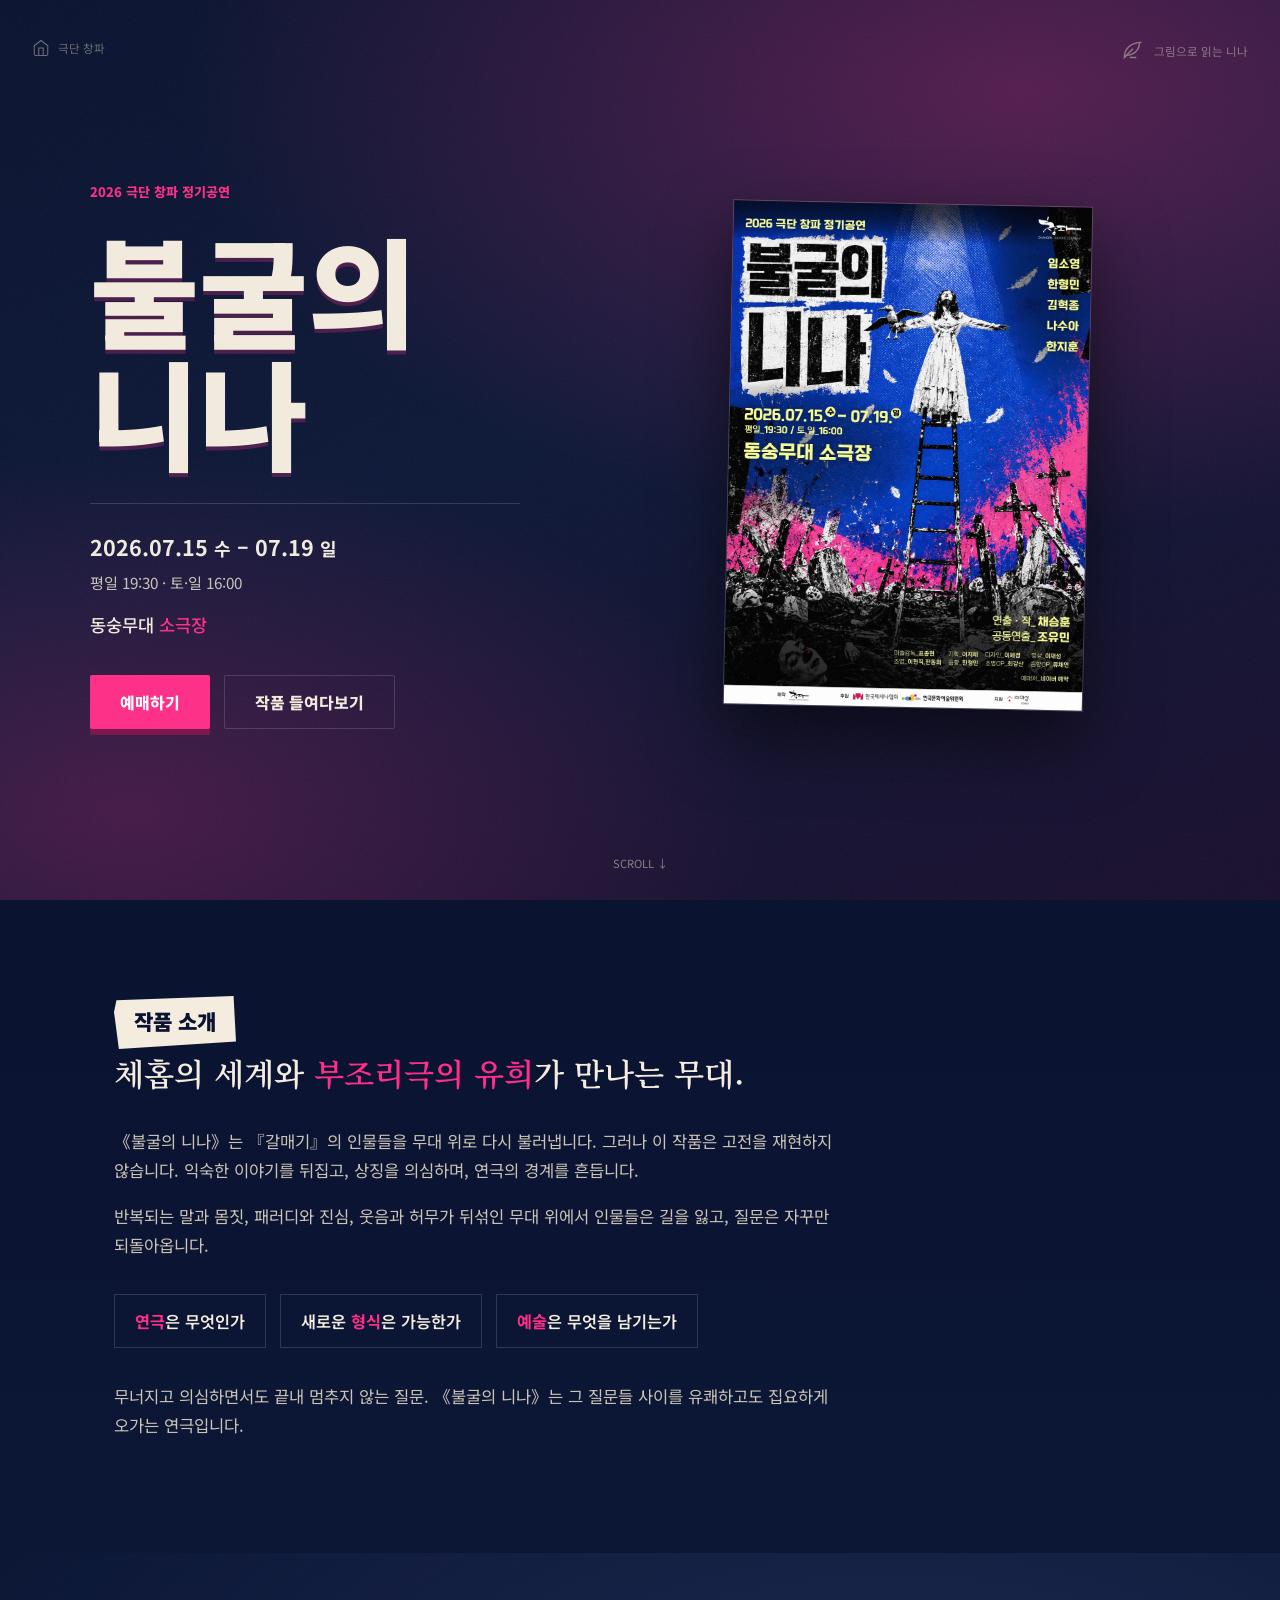
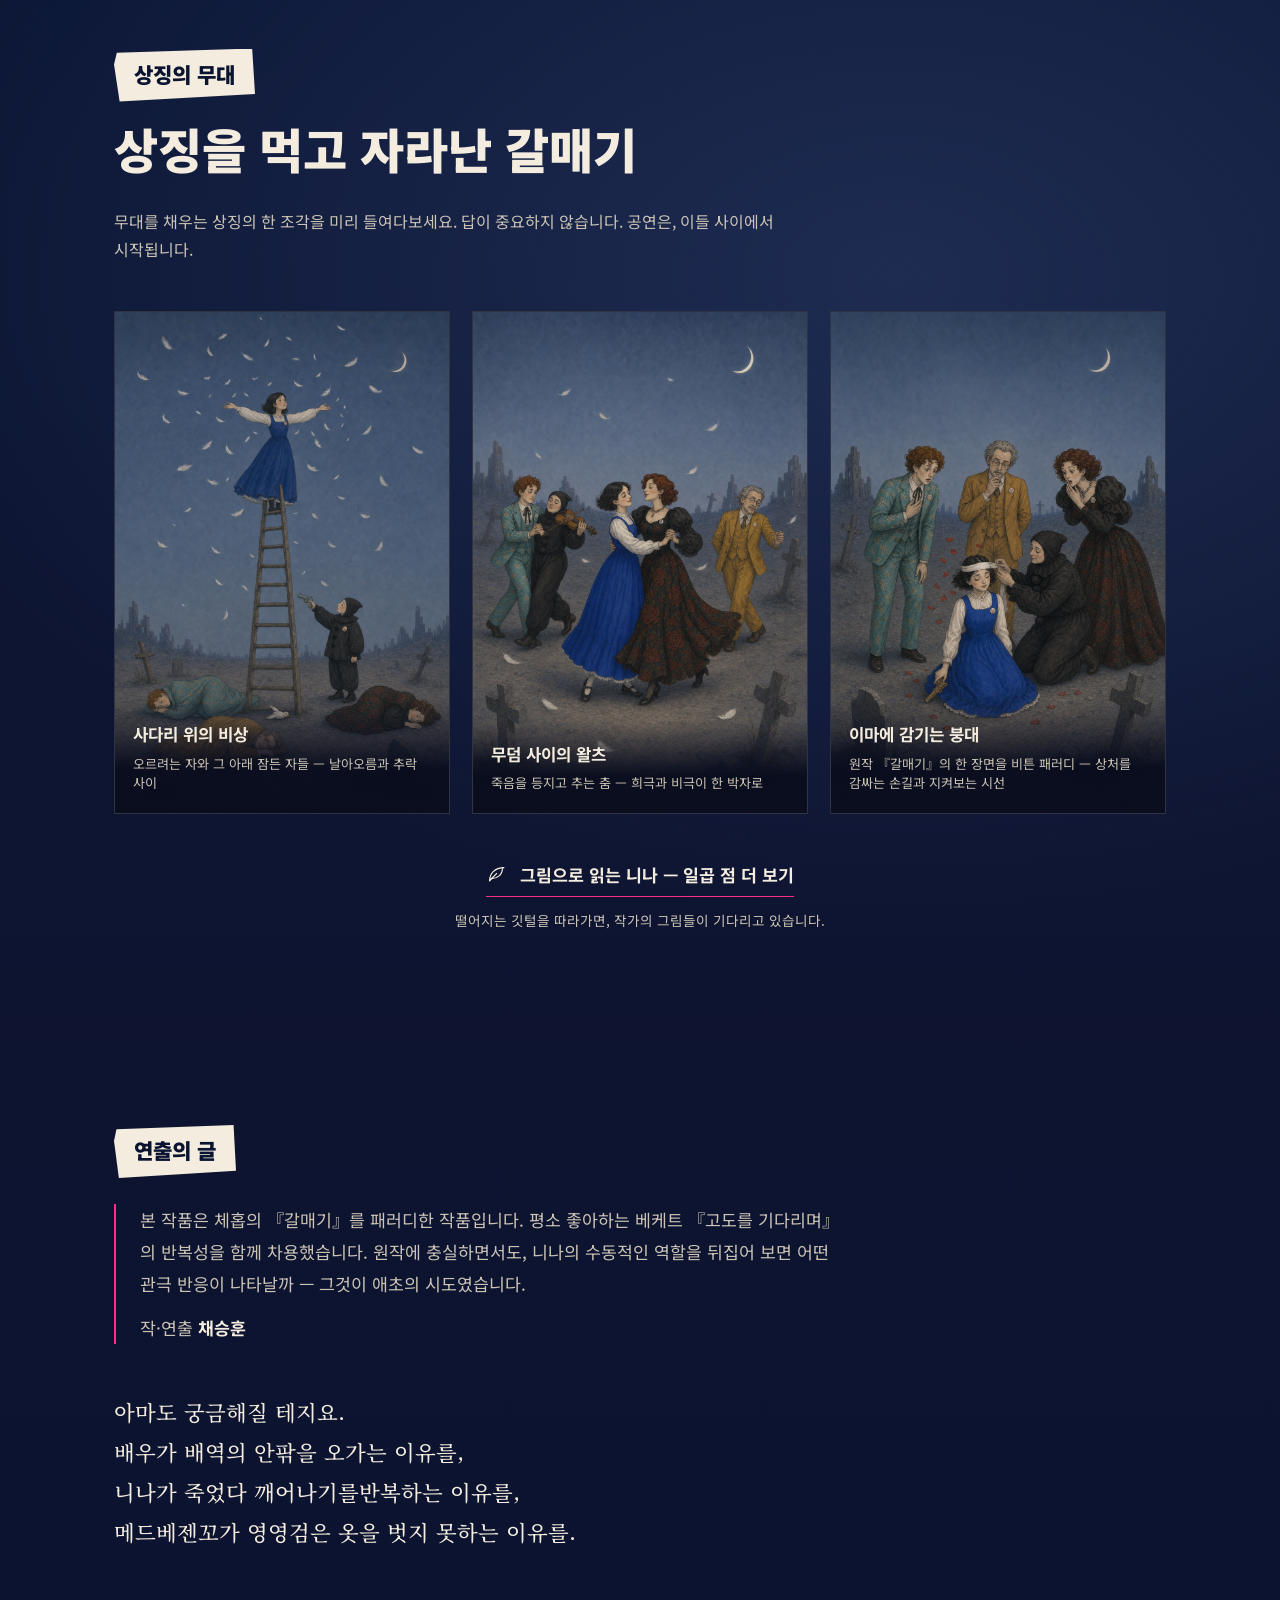
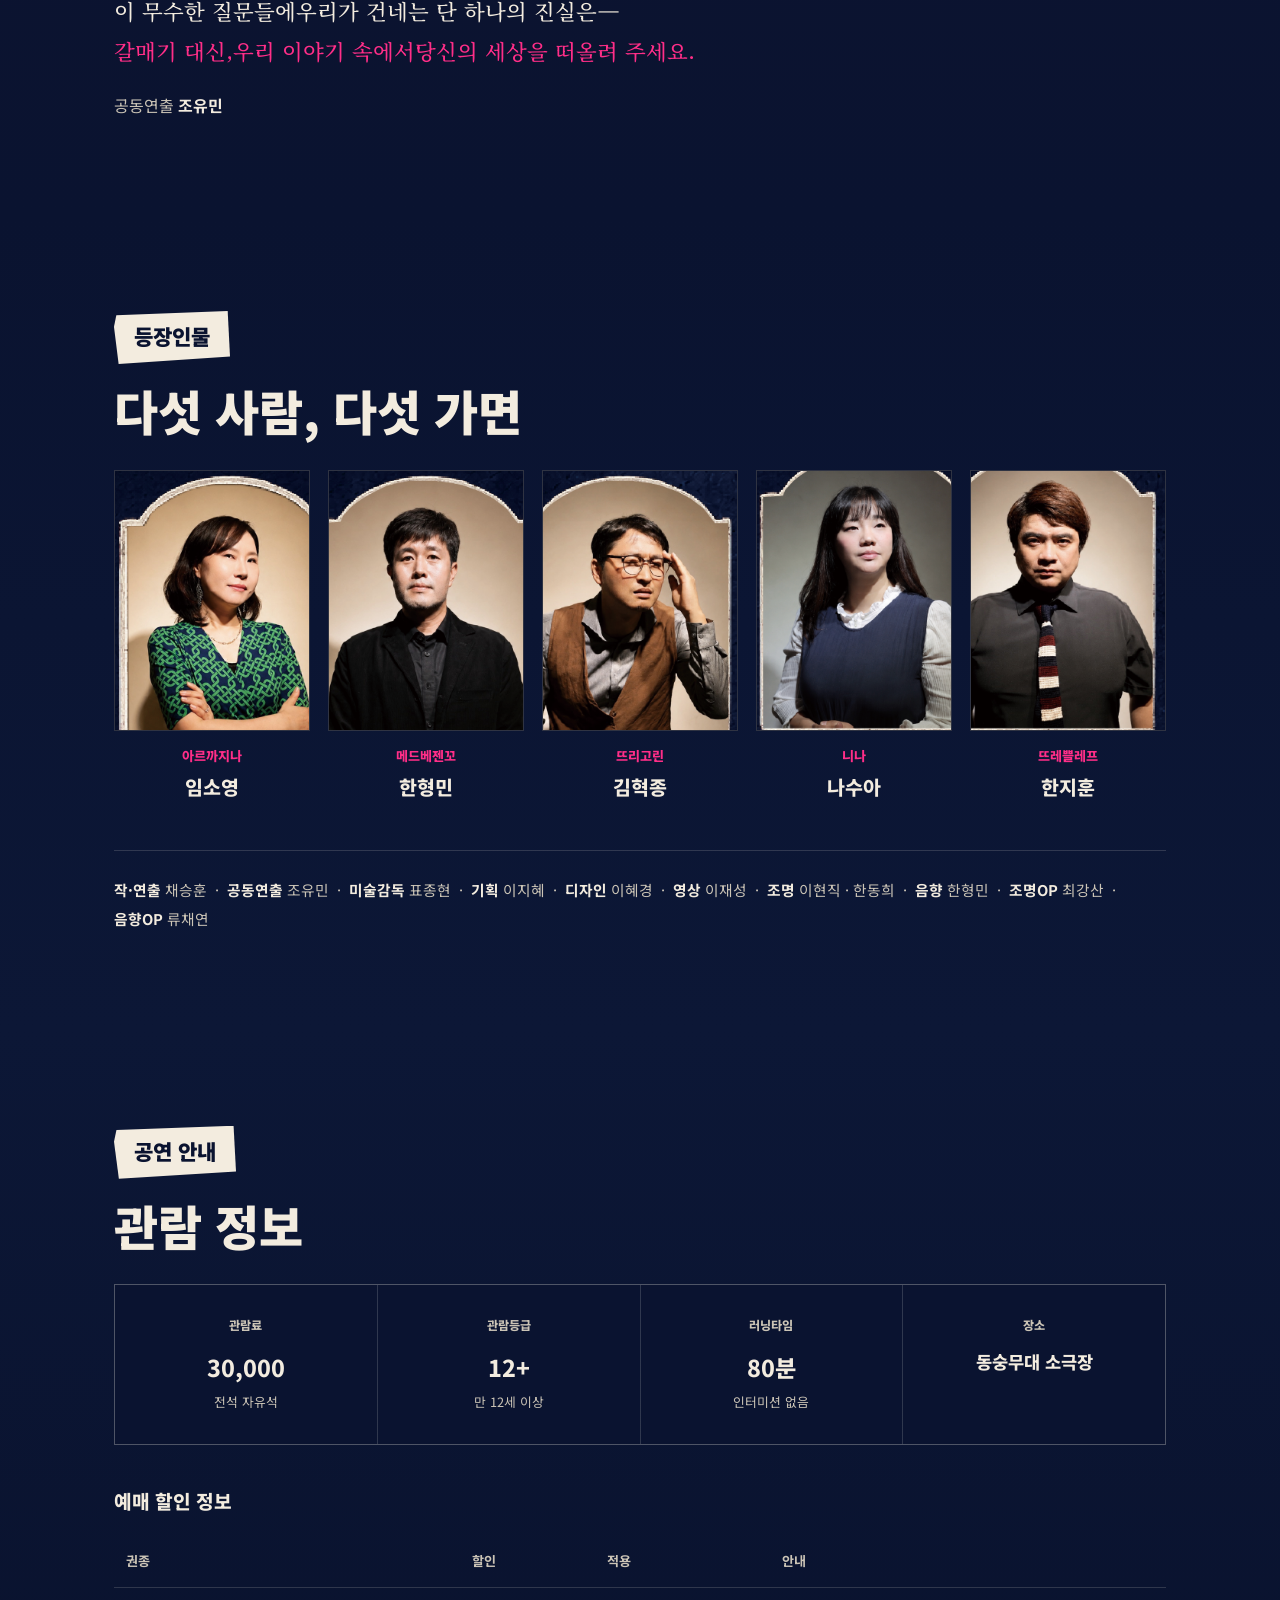
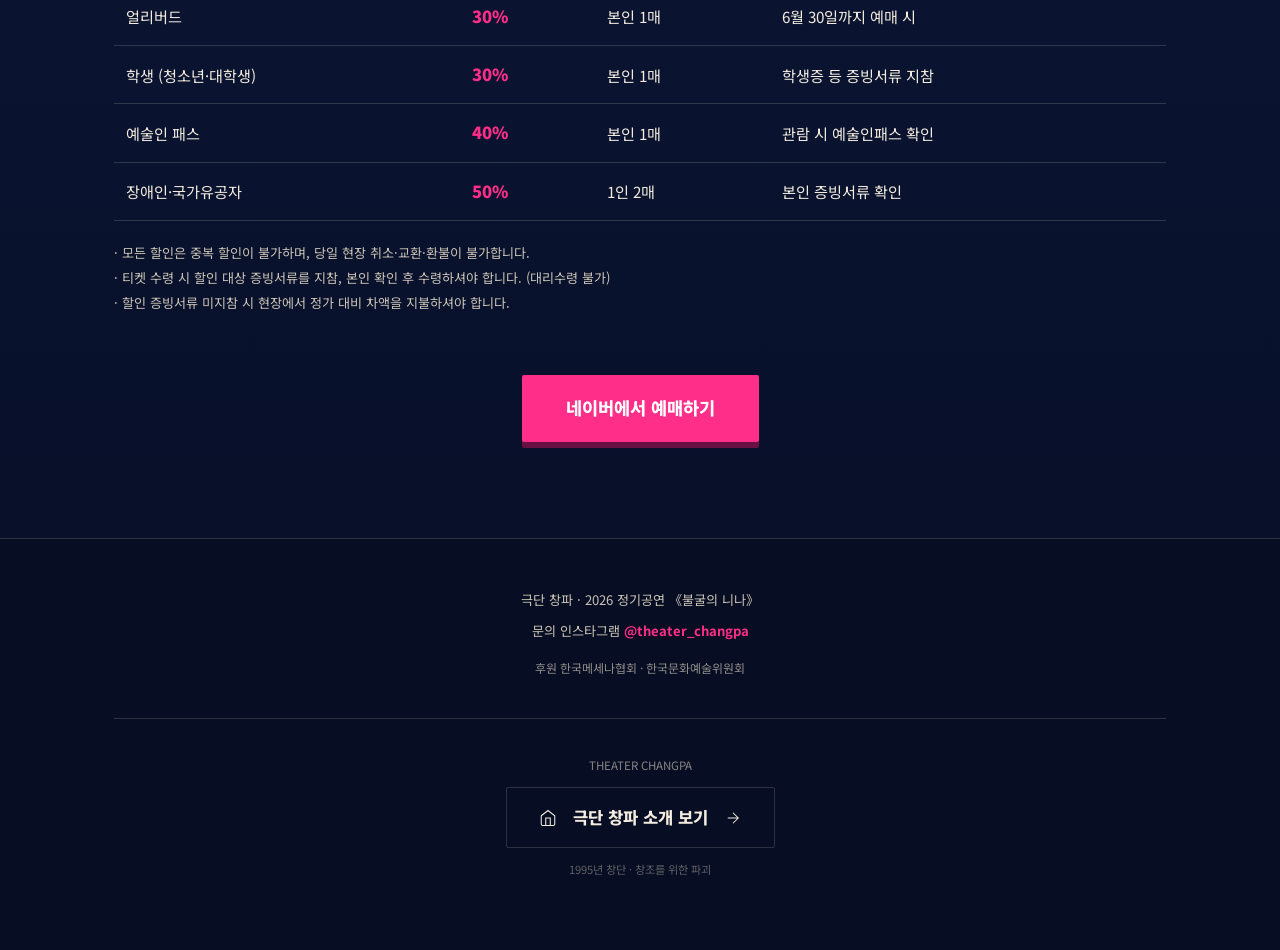
<file: index.html>
<!DOCTYPE html>
<html lang="ko">
<head>
<meta charset="UTF-8">
<meta name="viewport" content="width=device-width, initial-scale=1.0">
<title>불굴의 니나 — 2026 극단 창파 정기공연</title>
<meta name="description" content="체홉 『갈매기』를 부조리극으로 다시 불러낸 연극 《불굴의 니나》. 2026.07.15–07.19 동숭무대 소극장.">
<link rel="preconnect" href="https://fonts.googleapis.com">
<link rel="preconnect" href="https://fonts.gstatic.com" crossorigin>
<link href="https://fonts.googleapis.com/css2?family=Noto+Serif+KR:wght@400;500;600;700&family=Noto+Sans+KR:wght@300;400;500;700;800;900&display=swap" rel="stylesheet">
<style>
  :root{
    --navy:#0a1330;
    --navy2:#11204a;
    --magenta:#ff2e88;
    --magenta-soft:#e8157a;
    --paper:#f3ecdf;
    --paper-dim:#cbc4b6;
    --twilight:#2a3a66;
    --line:rgba(243,236,223,.16);
    --sans:'Noto Sans KR','Apple SD Gothic Neo','Malgun Gothic',system-ui,sans-serif;
    --serif:'Noto Serif KR',serif;
  }
  *{box-sizing:border-box;margin:0;padding:0}
  html{scroll-behavior:smooth}
  body{
    background:var(--navy);
    color:var(--paper);
    font-family:var(--sans);
    font-size:16px;
    line-height:1.75;
    overflow-x:hidden;
    word-break:keep-all;
  }
  /* film grain overlay */
  body::before{
    content:"";position:fixed;inset:0;z-index:9999;pointer-events:none;opacity:.05;
    background-image:url("data:image/svg+xml,%3Csvg xmlns='http://www.w3.org/2000/svg' width='160' height='160'%3E%3Cfilter id='n'%3E%3CfeTurbulence type='fractalNoise' baseFrequency='0.85' numOctaves='3'/%3E%3C/filter%3E%3Crect width='100%25' height='100%25' filter='url(%23n)'/%3E%3C/svg%3E");
  }
  .display{font-family:var(--sans);font-weight:900;letter-spacing:0;line-height:1.04}
  .serif{font-family:var(--serif)}
  a{color:inherit;text-decoration:none}
  img{display:block;max-width:100%}

  .wrap{max-width:1100px;margin:0 auto;padding:0 24px}

  /* ---------- HERO ---------- */
  .hero{
    position:relative;min-height:100vh;display:flex;align-items:center;
    background:
      radial-gradient(120% 90% at 80% 10%, rgba(255,46,136,.30), transparent 55%),
      radial-gradient(100% 80% at 10% 90%, rgba(255,46,136,.22), transparent 50%),
      linear-gradient(160deg,#0a1330 0%,#0d1838 45%,#1a0f2e 100%);
    overflow:hidden;
  }
  .hero-grid{display:grid;grid-template-columns:minmax(0,1.1fr) minmax(280px,.86fr);gap:48px;align-items:center;width:100%;padding:86px 0 76px}
  .eyebrow{font-size:.82rem;letter-spacing:0;color:var(--magenta);font-weight:800;margin-bottom:22px;text-transform:uppercase}
  .hero h1{font-size:7.4rem;color:var(--paper);text-shadow:0 4px 0 rgba(255,46,136,.25)}
  .hero h1 .blk{display:block}
  .hero-meta{margin-top:30px;border-top:1px solid var(--line);padding-top:24px;max-width:430px}
  .hero-meta .date{font-size:1.35rem;font-weight:700;color:var(--paper)}
  .hero-meta .time{font-size:.95rem;color:var(--paper-dim);margin-top:4px}
  .hero-meta .place{font-size:1.1rem;margin-top:14px;font-weight:500}
  .hero-meta .place span{color:var(--magenta)}
  .cta-row{margin-top:34px;display:flex;gap:14px;flex-wrap:wrap}
  .btn{
    display:inline-flex;align-items:center;justify-content:center;min-height:54px;padding:0 30px;font-weight:800;font-size:1rem;border-radius:2px;
    background:var(--magenta);color:#fff;transition:transform .15s ease, box-shadow .15s ease;
    box-shadow:0 6px 0 rgba(168,16,86,.6);
  }
  .btn:hover{transform:translateY(-2px);box-shadow:0 9px 0 rgba(168,16,86,.6)}
  .btn.ghost{background:transparent;color:var(--paper);box-shadow:none;border:1px solid var(--line)}
  .btn.ghost:hover{border-color:var(--magenta);color:var(--magenta);transform:translateY(-2px)}
  .poster-frame{position:relative;justify-self:end}
  .poster-frame img{
    width:min(360px,100%);border:1px solid rgba(243,236,223,.2);
    box-shadow:0 30px 70px rgba(0,0,0,.6);transform:rotate(1.2deg);
  }
  /* drifting feather -> hidden door hint */
  .feather-hint{
    position:absolute;top:38px;right:32px;z-index:5;display:flex;align-items:center;gap:8px;
    color:var(--paper-dim);font-size:.72rem;letter-spacing:0;opacity:.55;transition:opacity .3s, color .3s;
  }
  .feather-hint:hover{opacity:1;color:var(--magenta)}
  .feather-hint svg{width:26px;height:26px;animation:float 5s ease-in-out infinite}
  @keyframes float{0%,100%{transform:translateY(0) rotate(-8deg)}50%{transform:translateY(-9px) rotate(6deg)}}
  .scroll-cue{position:absolute;bottom:26px;left:50%;transform:translateX(-50%);font-size:.7rem;letter-spacing:0;color:var(--paper-dim);opacity:.6}

  /* ---------- SECTION SHELL ---------- */
  section{position:relative;padding:96px 0}
  .label{font-size:.78rem;letter-spacing:0;color:var(--magenta);font-weight:800;margin-bottom:18px}
  .stencil{
    display:inline-block;background:var(--paper);color:var(--navy);font-family:var(--sans);
    font-size:1.32rem;font-weight:900;padding:7px 20px 9px;letter-spacing:0;
    clip-path:polygon(2% 8%,98% 0,100% 86%,4% 100%,0 30%);
  }
  h2.heading{font-family:var(--sans);font-weight:900;letter-spacing:0;font-size:3rem;margin:18px 0 30px;color:var(--paper);line-height:1.2}

  /* about */
  .about{background:linear-gradient(180deg,#0a1330,#0c1736)}
  .about-lead{font-family:var(--serif);font-size:1.95rem;font-weight:600;line-height:1.55;color:var(--paper);max-width:760px}
  .about-lead em{color:var(--magenta);font-style:normal}
  .about-body{margin-top:30px;max-width:720px;color:var(--paper-dim);font-size:1.04rem}
  .about-body.about-closing{margin-top:34px}
  .about-body p{margin-bottom:16px}
  .qa{display:flex;gap:14px;flex-wrap:wrap;margin-top:34px}
  .qa span{border:1px solid var(--line);padding:12px 20px;font-family:var(--sans);font-size:1.02rem;font-weight:600;color:var(--paper)}
  .qa span b{color:var(--magenta);font-weight:700}

  /* metaphor teaser */
  .meta{background:
      radial-gradient(80% 60% at 70% 30%, rgba(42,58,102,.6), transparent),
      linear-gradient(180deg,#0c1736,#0e1430)}
  .meta .intro{max-width:680px;color:var(--paper-dim);margin-bottom:48px}
  .meta-grid{display:grid;grid-template-columns:repeat(3,1fr);gap:22px}
  .card{position:relative;overflow:hidden;border:1px solid var(--line);background:#0a1024}
  .card img{width:100%;aspect-ratio:2/3;object-fit:cover;transition:transform .6s ease;filter:saturate(.92)}
  .card:hover img{transform:scale(1.05)}
  .card .cap{position:absolute;left:0;right:0;bottom:0;padding:20px 18px;
    background:linear-gradient(transparent,rgba(7,11,28,.95) 60%)}
  .card .cap b{display:block;font-size:1.05rem;color:var(--paper);margin-bottom:4px}
  .card .cap small{color:var(--paper-dim);font-size:.82rem;line-height:1.5;display:block}
  .door{margin-top:46px;text-align:center}
  .door a{display:inline-flex;align-items:center;gap:12px;font-family:var(--sans);font-size:1.08rem;font-weight:700;color:var(--paper);
    border-bottom:1px solid var(--magenta);padding-bottom:6px;transition:gap .25s,color .25s}
  .door a:hover{gap:20px;color:var(--magenta)}
  .door svg{width:22px;height:22px}
  .door p{color:var(--paper-dim);font-size:.85rem;margin-top:12px;letter-spacing:0}

  /* director note */
  .note{background:linear-gradient(180deg,#0e1430,#0a1330)}
  .note-quote{font-family:var(--serif);font-size:1.34rem;line-height:1.86;color:var(--paper);max-width:840px;font-weight:500}
  .note-quote .hl{color:var(--magenta)}
  .note-by{margin-top:20px;color:var(--paper-dim);letter-spacing:0}
  .note-by b{color:var(--paper)}
  .note-chae{border-left:2px solid var(--magenta);padding-left:24px;max-width:720px;color:var(--paper-dim);font-size:1.08rem;line-height:1.85}
  .note-chae b{color:var(--paper)}
  .note-chae.note-opening{margin-top:26px}
  .note-chae .note-credit{margin-top:12px}
  .note-quote.note-main{margin-top:48px}

  /* cast */
  .cast{background:linear-gradient(180deg,#0a1330,#0c1736)}
  .cast-grid{display:grid;grid-template-columns:repeat(5,1fr);gap:18px}
  .actor{text-align:center}
  .actor .ph{position:relative;overflow:hidden;border:1px solid var(--line);background:#0a1024;aspect-ratio:3/4}
  .actor .ph img{width:100%;height:100%;object-fit:cover;filter:saturate(.95)}
  .actor .role{margin-top:14px;color:var(--magenta);font-size:.82rem;letter-spacing:0;font-weight:800}
  .actor .name{font-family:var(--sans);font-size:1.22rem;font-weight:800;color:var(--paper);margin-top:2px}
  .staff{margin-top:46px;border-top:1px solid var(--line);padding-top:24px;color:var(--paper-dim);font-size:.92rem;line-height:2}
  .staff b{color:var(--paper)}

  /* info */
  .info{background:linear-gradient(180deg,#0c1736,#08102a)}
  .info-grid{display:grid;grid-template-columns:repeat(4,1fr);gap:1px;background:var(--line);border:1px solid var(--line)}
  .info-grid .cell{background:var(--navy);padding:30px 22px;text-align:center}
  .info-grid .cell .k{font-size:.76rem;letter-spacing:0;color:var(--paper-dim);margin-bottom:10px;font-weight:800}
  .info-grid .cell .v{font-family:var(--sans);font-weight:800;font-size:1.45rem;color:var(--paper)}
  .info-grid .cell .v small{display:block;font-family:var(--sans);font-size:.8rem;color:var(--paper-dim);font-weight:400;margin-top:4px}
  .info-grid .cell .v.place{font-size:1.1rem}
  .disc{margin-top:40px}
  .disc{overflow-x:auto}
  .disc h3{font-family:var(--sans);color:var(--paper);font-size:1.2rem;margin-bottom:18px;font-weight:800}
  table{width:100%;min-width:680px;border-collapse:collapse;font-size:.95rem}
  th,td{padding:14px 12px;text-align:left;border-bottom:1px solid var(--line)}
  th{color:var(--paper-dim);font-weight:700;font-size:.82rem;letter-spacing:0}
  td .pct{color:var(--magenta);font-weight:900;font-family:var(--sans);font-size:1.04rem}
  .notice{margin-top:20px;color:var(--paper-dim);font-size:.82rem;line-height:1.9}
  .final-cta{text-align:center;margin-top:60px}
  .final-cta .btn{font-size:1.1rem;padding:18px 44px}

  footer{padding:50px 0 70px;text-align:center;color:var(--paper-dim);font-size:.82rem;border-top:1px solid var(--line);background:#070d22}
  footer .contact{margin-top:8px}
  footer .ig{color:var(--magenta);font-weight:700}
  footer .support{margin-top:14px;font-size:.75rem;opacity:.7}

  /* ---------- COMPANY NAV (top-left) ---------- */
  .company-nav{
    position:absolute;top:38px;left:32px;z-index:5;display:flex;align-items:center;gap:8px;
    color:var(--paper-dim);font-size:.72rem;letter-spacing:0;opacity:.5;transition:opacity .3s,color .3s;
  }
  .company-nav:hover{opacity:1;color:var(--magenta)}
  .company-nav svg{width:18px;height:18px;flex-shrink:0}

  /* ---------- CHANGPA GATE (footer) ---------- */
  .changpa-gate{
    border-top:1px solid var(--line);margin-top:40px;padding-top:36px;
    display:flex;flex-direction:column;align-items:center;gap:12px;
  }
  .changpa-gate .gate-label{font-size:.72rem;letter-spacing:0;color:var(--paper-dim);opacity:.65}
  .changpa-gate .gate-link{
    display:inline-flex;align-items:center;gap:16px;
    font-family:var(--sans);font-size:1.04rem;font-weight:800;color:var(--paper);
    border:1px solid var(--line);padding:15px 32px;border-radius:2px;
    transition:border-color .25s,color .25s,background .25s;
  }
  .changpa-gate .gate-link:hover{border-color:var(--magenta);color:var(--magenta);background:rgba(255,46,136,.04)}
  .changpa-gate .gate-link svg{width:18px;height:18px;flex-shrink:0}
  .changpa-gate .gate-note{font-size:.7rem;opacity:.45;letter-spacing:0}

  @media(max-width:880px){
    .hero{min-height:auto}
    .hero-grid{grid-template-columns:1fr;gap:36px;text-align:left;padding:104px 0 72px}
    .hero h1{font-size:5.4rem}
    .poster-frame{justify-self:start}
    .meta-grid{grid-template-columns:1fr 1fr}
    .cast-grid{grid-template-columns:repeat(2,1fr)}
    .info-grid{grid-template-columns:repeat(2,1fr)}
    .feather-hint{top:18px;right:16px}
    .company-nav{top:18px;left:16px}
  }
  .br-mobile{display:none}
  @media(max-width:620px){
    .br-pc{display:none}
    .br-mobile{display:inline}
  }
  @media(max-width:520px){
    .wrap{padding:0 20px}
    .hero-grid{padding:112px 0 66px}
    .hero h1{font-size:4.08rem}
    .hero-meta .date{font-size:1.12rem}
    h2.heading{font-size:2.08rem}
    .about-lead{font-size:1.36rem}
    .note-quote{font-size:1.08rem}
    .btn{width:100%}
    .meta-grid{grid-template-columns:1fr}
    .cast-grid{grid-template-columns:1fr 1fr}
    .info-grid{grid-template-columns:1fr}
    section{padding:70px 0}
  }
</style>
</head>
<body>

<!-- ================= HERO ================= -->
<header class="hero">
  <a class="company-nav" href="./changpa/" aria-label="극단 창파 소개 페이지로 이동">
    <svg viewBox="0 0 24 24" fill="none" stroke="currentColor" stroke-width="1.4"><path d="M3 9l9-7 9 7v11a2 2 0 0 1-2 2H5a2 2 0 0 1-2-2z"/><polyline points="9 22 9 12 15 12 15 22"/></svg>
    극단 창파
  </a>
  <a class="feather-hint" href="gallery.html" aria-label="그림으로 읽는 니나">
    <svg viewBox="0 0 24 24" fill="none" stroke="currentColor" stroke-width="1.3"><path d="M20 4C9 4 4 11 4 18l2-2c6 0 12-4 12-12z"/><path d="M4 18l8-8M9 18h6"/></svg>
    그림으로 읽는 니나
  </a>
  <div class="wrap hero-grid">
    <div>
      <div class="eyebrow">2026 극단 창파 정기공연</div>
      <h1 class="display"><span class="blk">불굴의</span><span class="blk">니나</span></h1>
      <div class="hero-meta">
        <div class="date">2026.07.15 <small>수</small> – 07.19 <small>일</small></div>
        <div class="time">평일 19:30 · 토·일 16:00</div>
        <div class="place">동숭무대 <span>소극장</span></div>
      </div>
      <div class="cta-row">
        <a class="btn" href="https://booking.naver.com/booking/12/bizes/1676828" target="_blank" rel="noopener">예매하기</a>
        <a class="btn ghost" href="#about">작품 들여다보기</a>
      </div>
    </div>
    <div class="poster-frame">
      <img src="assets/poster-final.jpg" alt="불굴의 니나 최종 포스터">
    </div>
  </div>
  <div class="scroll-cue">SCROLL ↓</div>
</header>

<!-- ================= ABOUT ================= -->
<section class="about" id="about">
  <div class="wrap">
    <span class="stencil">작품 소개</span>
    <p class="about-lead">체홉의 세계와 <em>부조리극의 유희</em>가 만나는 무대.</p>
    <div class="about-body">
      <p>《불굴의 니나》는 『갈매기』의 인물들을 무대 위로 다시 불러냅니다. 그러나 이 작품은 고전을 재현하지 않습니다. 익숙한 이야기를 뒤집고, 상징을 의심하며, 연극의 경계를 흔듭니다.</p>
      <p>반복되는 말과 몸짓, 패러디와 진심, 웃음과 허무가 뒤섞인 무대 위에서 인물들은 길을 잃고, 질문은 자꾸만 되돌아옵니다.</p>
    </div>
    <div class="qa">
      <span><b>연극</b>은 무엇인가</span>
      <span>새로운 <b>형식</b>은 가능한가</span>
      <span><b>예술</b>은 무엇을 남기는가</span>
    </div>
    <div class="about-body about-closing">
      <p>무너지고 의심하면서도 끝내 멈추지 않는 질문. 《불굴의 니나》는 그 질문들 사이를 유쾌하고도 집요하게 오가는 연극입니다.</p>
    </div>
  </div>
</section>

<!-- ================= METAPHOR TEASER ================= -->
<section class="meta">
  <div class="wrap">
    <span class="stencil">상징의 무대</span>
    <h2 class="heading">상징을 먹고 자라난 갈매기</h2>
    <p class="intro">무대를 채우는 상징의 한 조각을 미리 들여다보세요. 답이 중요하지 않습니다. 공연은, 이들 사이에서 시작됩니다.</p>
    <div class="meta-grid">
      <div class="card">
        <img src="assets/ref-suicide.png" alt="사다리 위의 니나">
        <div class="cap"><b>사다리 위의 비상</b><small>오르려는 자와 그 아래 잠든 자들 — 날아오름과 추락 사이</small></div>
      </div>
      <div class="card">
        <img src="assets/ref-dance.png" alt="무덤 사이의 춤">
        <div class="cap"><b>무덤 사이의 왈츠</b><small>죽음을 등지고 추는 춤 — 희극과 비극이 한 박자로</small></div>
      </div>
      <div class="card">
        <img src="assets/ref-blindfold.png" alt="이마에 붕대를 감는 니나">
        <div class="cap"><b>이마에 감기는 붕대</b><small>원작 『갈매기』의 한 장면을 비튼 패러디 — 상처를 감싸는 손길과 지켜보는 시선</small></div>
      </div>
    </div>
    <div class="door">
      <a href="gallery.html">
        <svg viewBox="0 0 24 24" fill="none" stroke="currentColor" stroke-width="1.3"><path d="M20 4C9 4 4 11 4 18l2-2c6 0 12-4 12-12z"/><path d="M4 18l8-8"/></svg>
        그림으로 읽는 니나 — 일곱 점 더 보기
      </a>
      <p>떨어지는 깃털을 따라가면, 작가의 그림들이 기다리고 있습니다.</p>
    </div>
  </div>
</section>

<!-- ================= DIRECTOR NOTE ================= -->
<section class="note">
  <div class="wrap">
    <span class="stencil">연출의 글</span>
    <div class="note-chae note-opening">
      <p>본 작품은 체홉의 『갈매기』를 패러디한 작품입니다. 평소 좋아하는 베케트 『고도를 기다리며』의 반복성을 함께 차용했습니다. 원작에 충실하면서도, 니나의 수동적인 역할을 뒤집어 보면 어떤 관극 반응이 나타날까 — 그것이 애초의 시도였습니다.</p>
      <p class="note-credit">작·연출 <b>채승훈</b></p>
    </div>
    <p class="note-quote note-main">
      아마도 궁금해질 테지요.<br>
      배우가 배역의 안팎을 오가는 이유를,<br>
      니나가 죽었다 깨어나기를<br class="br-mobile">반복하는 이유를,<br>
      메드베젠꼬가 영영<br class="br-mobile">검은 옷을 벗지 못하는 이유를.<br><br>
      이 무수한 질문들에<br class="br-mobile">우리가 건네는 단 하나의 진실은—<br>
      <span class="hl">갈매기 대신,<br class="br-mobile">우리 이야기 속에서<br class="br-mobile">당신의 세상을 떠올려 주세요.</span>
    </p>
    <p class="note-by">공동연출 <b>조유민</b></p>
  </div>
</section>

<!-- ================= CAST ================= -->
<section class="cast">
  <div class="wrap">
    <span class="stencil">등장인물</span>
    <h2 class="heading">다섯 사람, 다섯 가면</h2>
    <div class="cast-grid">
      <div class="actor"><div class="ph"><img src="assets/cast/arkadina.png" alt="아르까지나 역 임소영"></div><div class="role">아르까지나</div><div class="name">임소영</div></div>
      <div class="actor"><div class="ph"><img src="assets/cast/medvedenko.png" alt="메드베젠꼬 역 한형민"></div><div class="role">메드베젠꼬</div><div class="name">한형민</div></div>
      <div class="actor"><div class="ph"><img src="assets/cast/trigorin.png" alt="뜨리고린 역 김혁종"></div><div class="role">뜨리고린</div><div class="name">김혁종</div></div>
      <div class="actor"><div class="ph"><img src="assets/cast/nina.png" alt="니나 역 나수아"></div><div class="role">니나</div><div class="name">나수아</div></div>
      <div class="actor"><div class="ph"><img src="assets/cast/treplev.png" alt="뜨레쁠레프 역 한지훈"></div><div class="role">뜨레쁠레프</div><div class="name">한지훈</div></div>
    </div>
    <div class="staff">
      <b>작·연출</b> 채승훈 &nbsp;·&nbsp; <b>공동연출</b> 조유민 &nbsp;·&nbsp; <b>미술감독</b> 표종현 &nbsp;·&nbsp; <b>기획</b> 이지혜 &nbsp;·&nbsp; <b>디자인</b> 이혜경 &nbsp;·&nbsp; <b>영상</b> 이재성 &nbsp;·&nbsp; <b>조명</b> 이현직 · 한동희 &nbsp;·&nbsp; <b>음향</b> 한형민 &nbsp;·&nbsp; <b>조명OP</b> 최강산 &nbsp;·&nbsp; <b>음향OP</b> 류채연
    </div>
  </div>
</section>

<!-- ================= INFO ================= -->
<section class="info" id="info">
  <div class="wrap">
    <span class="stencil">공연 안내</span>
    <h2 class="heading">관람 정보</h2>
    <div class="info-grid">
      <div class="cell"><div class="k">관람료</div><div class="v">30,000<small>전석 자유석</small></div></div>
      <div class="cell"><div class="k">관람등급</div><div class="v">12+<small>만 12세 이상</small></div></div>
      <div class="cell"><div class="k">러닝타임</div><div class="v">80분<small>인터미션 없음</small></div></div>
      <div class="cell"><div class="k">장소</div><div class="v place">동숭무대 소극장</div></div>
    </div>

    <div class="disc">
      <h3>예매 할인 정보</h3>
      <table>
        <thead><tr><th>권종</th><th>할인</th><th>적용</th><th>안내</th></tr></thead>
        <tbody>
          <tr><td>얼리버드</td><td><span class="pct">30%</span></td><td>본인 1매</td><td>6월 30일까지 예매 시</td></tr>
          <tr><td>학생 (청소년·대학생)</td><td><span class="pct">30%</span></td><td>본인 1매</td><td>학생증 등 증빙서류 지참</td></tr>
          <tr><td>예술인 패스</td><td><span class="pct">40%</span></td><td>본인 1매</td><td>관람 시 예술인패스 확인</td></tr>
          <tr><td>장애인·국가유공자</td><td><span class="pct">50%</span></td><td>1인 2매</td><td>본인 증빙서류 확인</td></tr>
        </tbody>
      </table>
      <div class="notice">
        · 모든 할인은 중복 할인이 불가하며, 당일 현장 취소·교환·환불이 불가합니다.<br>
        · 티켓 수령 시 할인 대상 증빙서류를 지참, 본인 확인 후 수령하셔야 합니다. (대리수령 불가)<br>
        · 할인 증빙서류 미지참 시 현장에서 정가 대비 차액을 지불하셔야 합니다.
      </div>
    </div>

    <div class="final-cta">
      <a class="btn" href="https://booking.naver.com/booking/12/bizes/1676828" target="_blank" rel="noopener">네이버에서 예매하기</a>
    </div>
  </div>
</section>

<footer>
  <div class="wrap">
    <p>극단 창파 · 2026 정기공연 《불굴의 니나》</p>
    <p class="contact">문의 인스타그램 <a href="https://www.instagram.com/theater_changpa" target="_blank" rel="noopener" class="ig">@theater_changpa</a></p>
    <p class="support">후원 한국메세나협회 · 한국문화예술위원회</p>

    <div class="changpa-gate">
      <p class="gate-label">THEATER CHANGPA</p>
      <a class="gate-link" href="./changpa/">
        <svg viewBox="0 0 24 24" fill="none" stroke="currentColor" stroke-width="1.4"><path d="M3 9l9-7 9 7v11a2 2 0 0 1-2 2H5a2 2 0 0 1-2-2z"/><polyline points="9 22 9 12 15 12 15 22"/></svg>
        극단 창파 소개 보기
        <svg viewBox="0 0 24 24" fill="none" stroke="currentColor" stroke-width="1.4"><path d="M5 12h14M12 5l7 7-7 7"/></svg>
      </a>
      <p class="gate-note">1995년 창단 · 창조를 위한 파괴</p>
    </div>
  </div>
</footer>

</body>
</html>
</file>
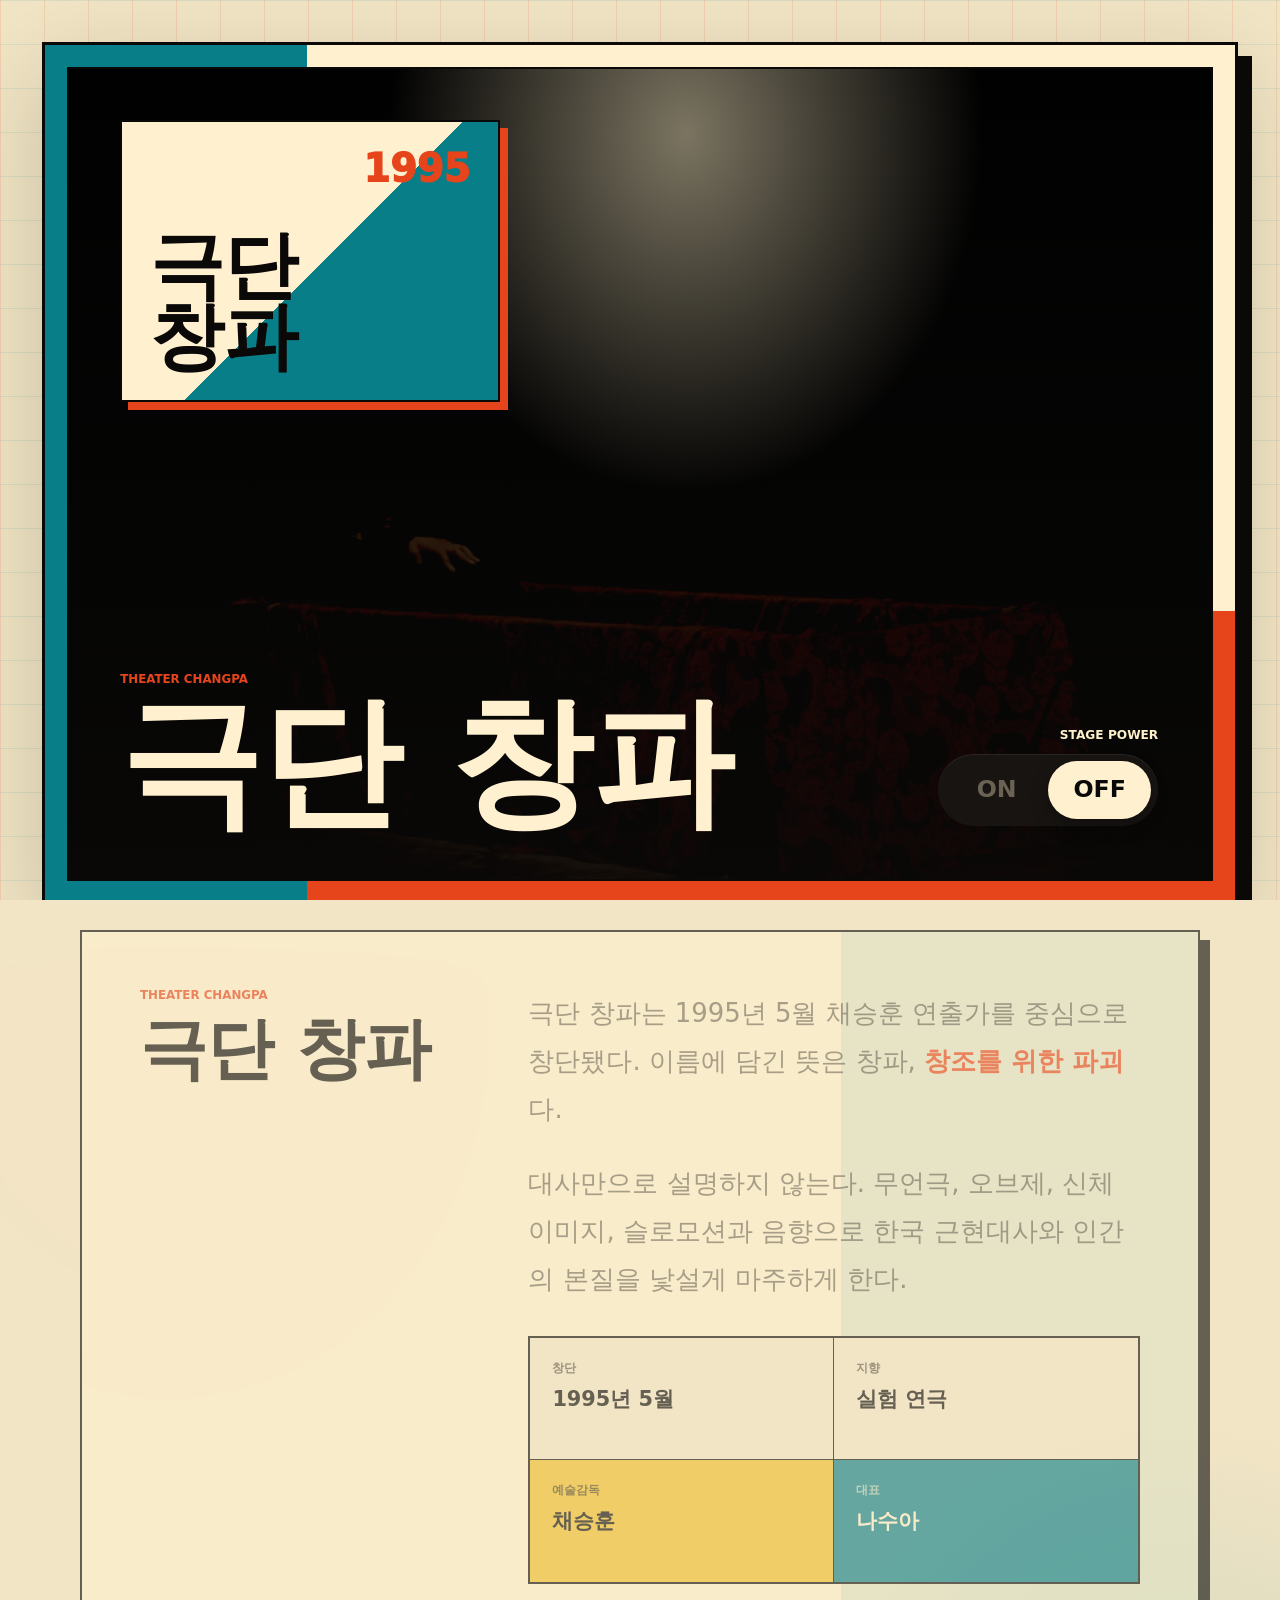
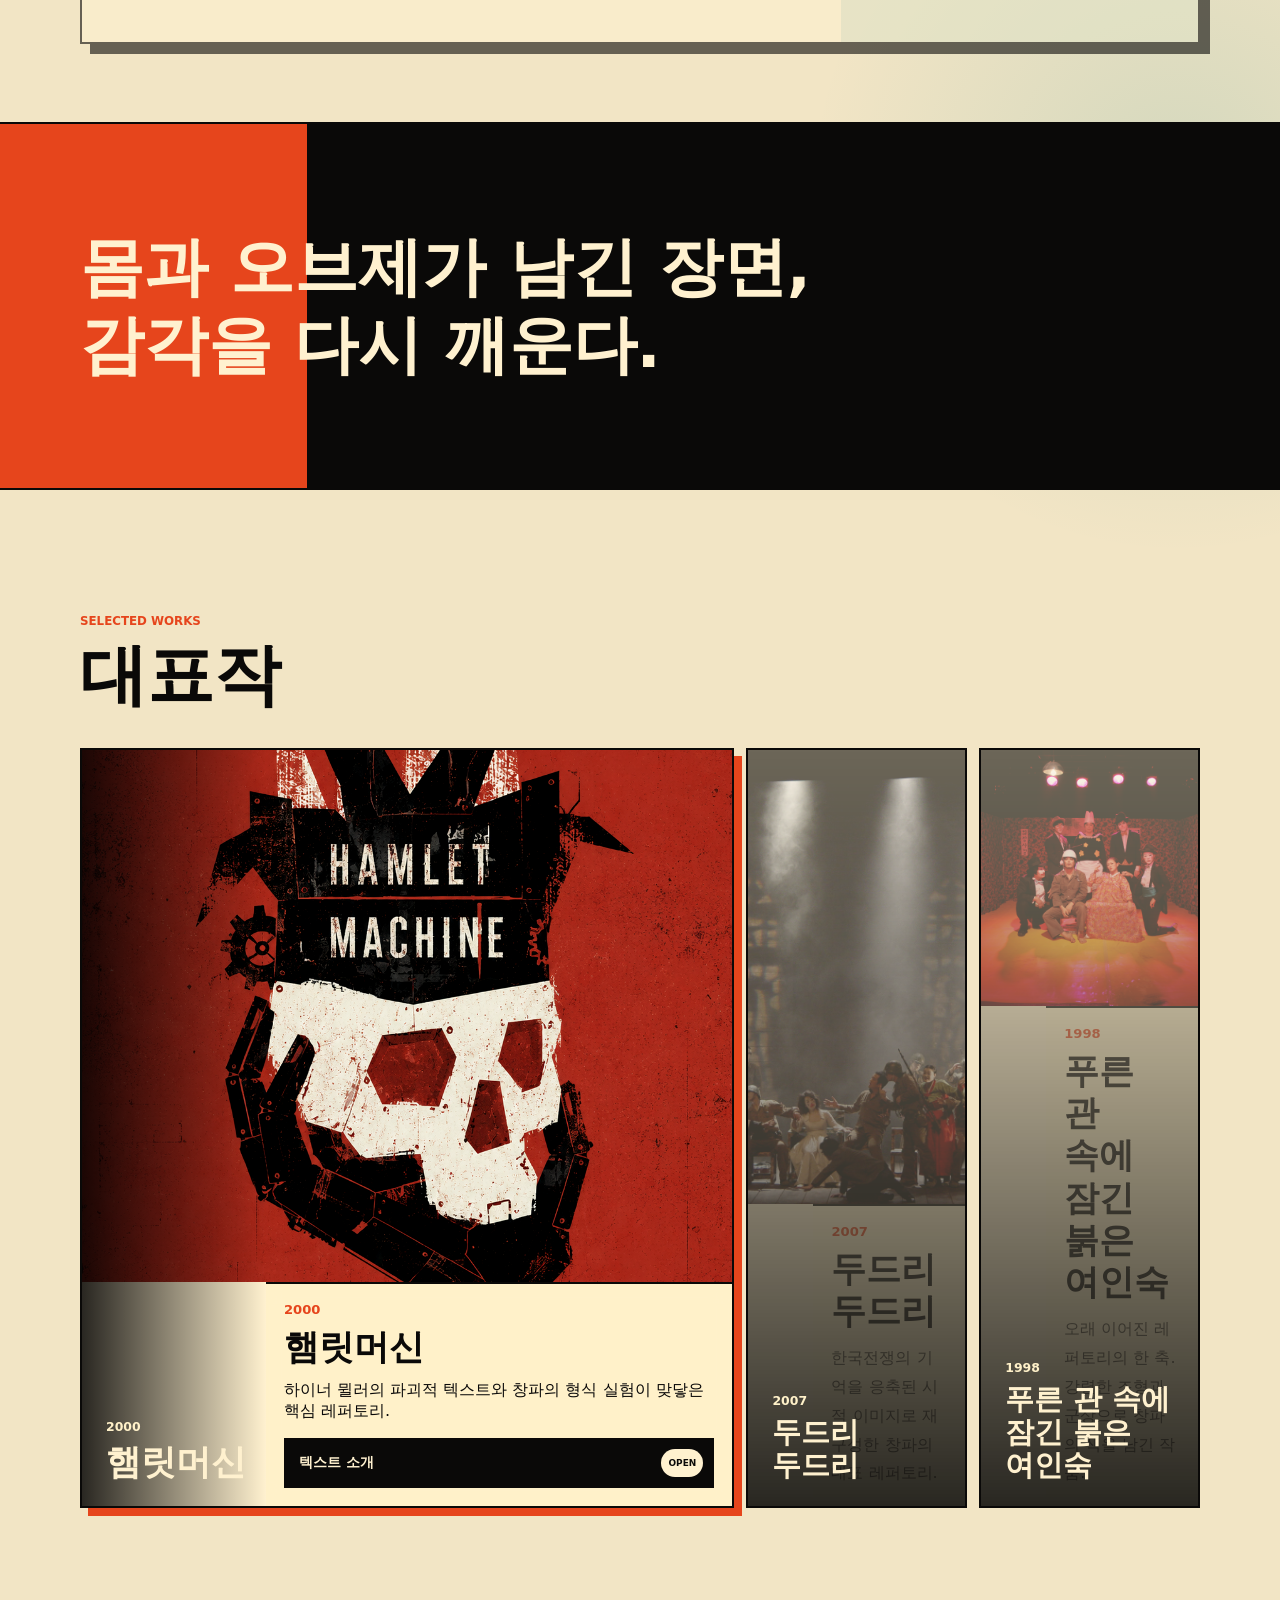
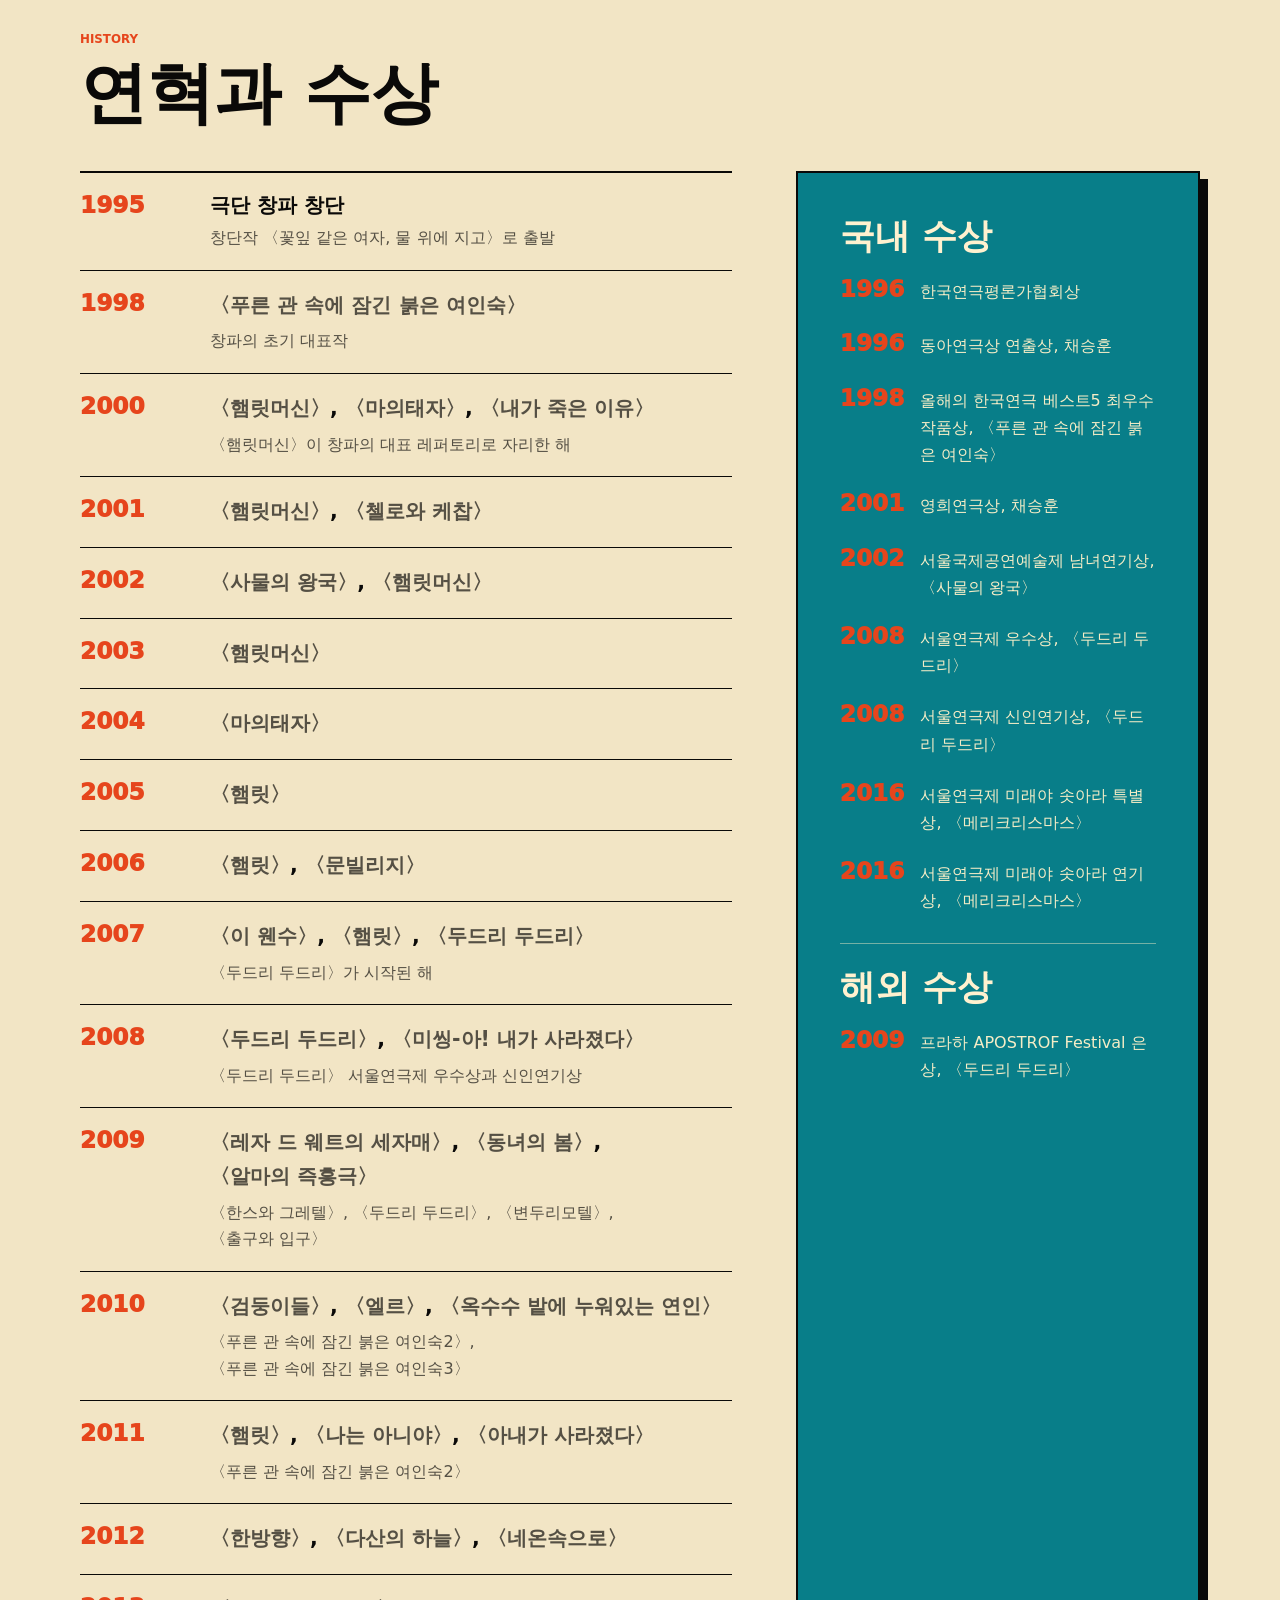
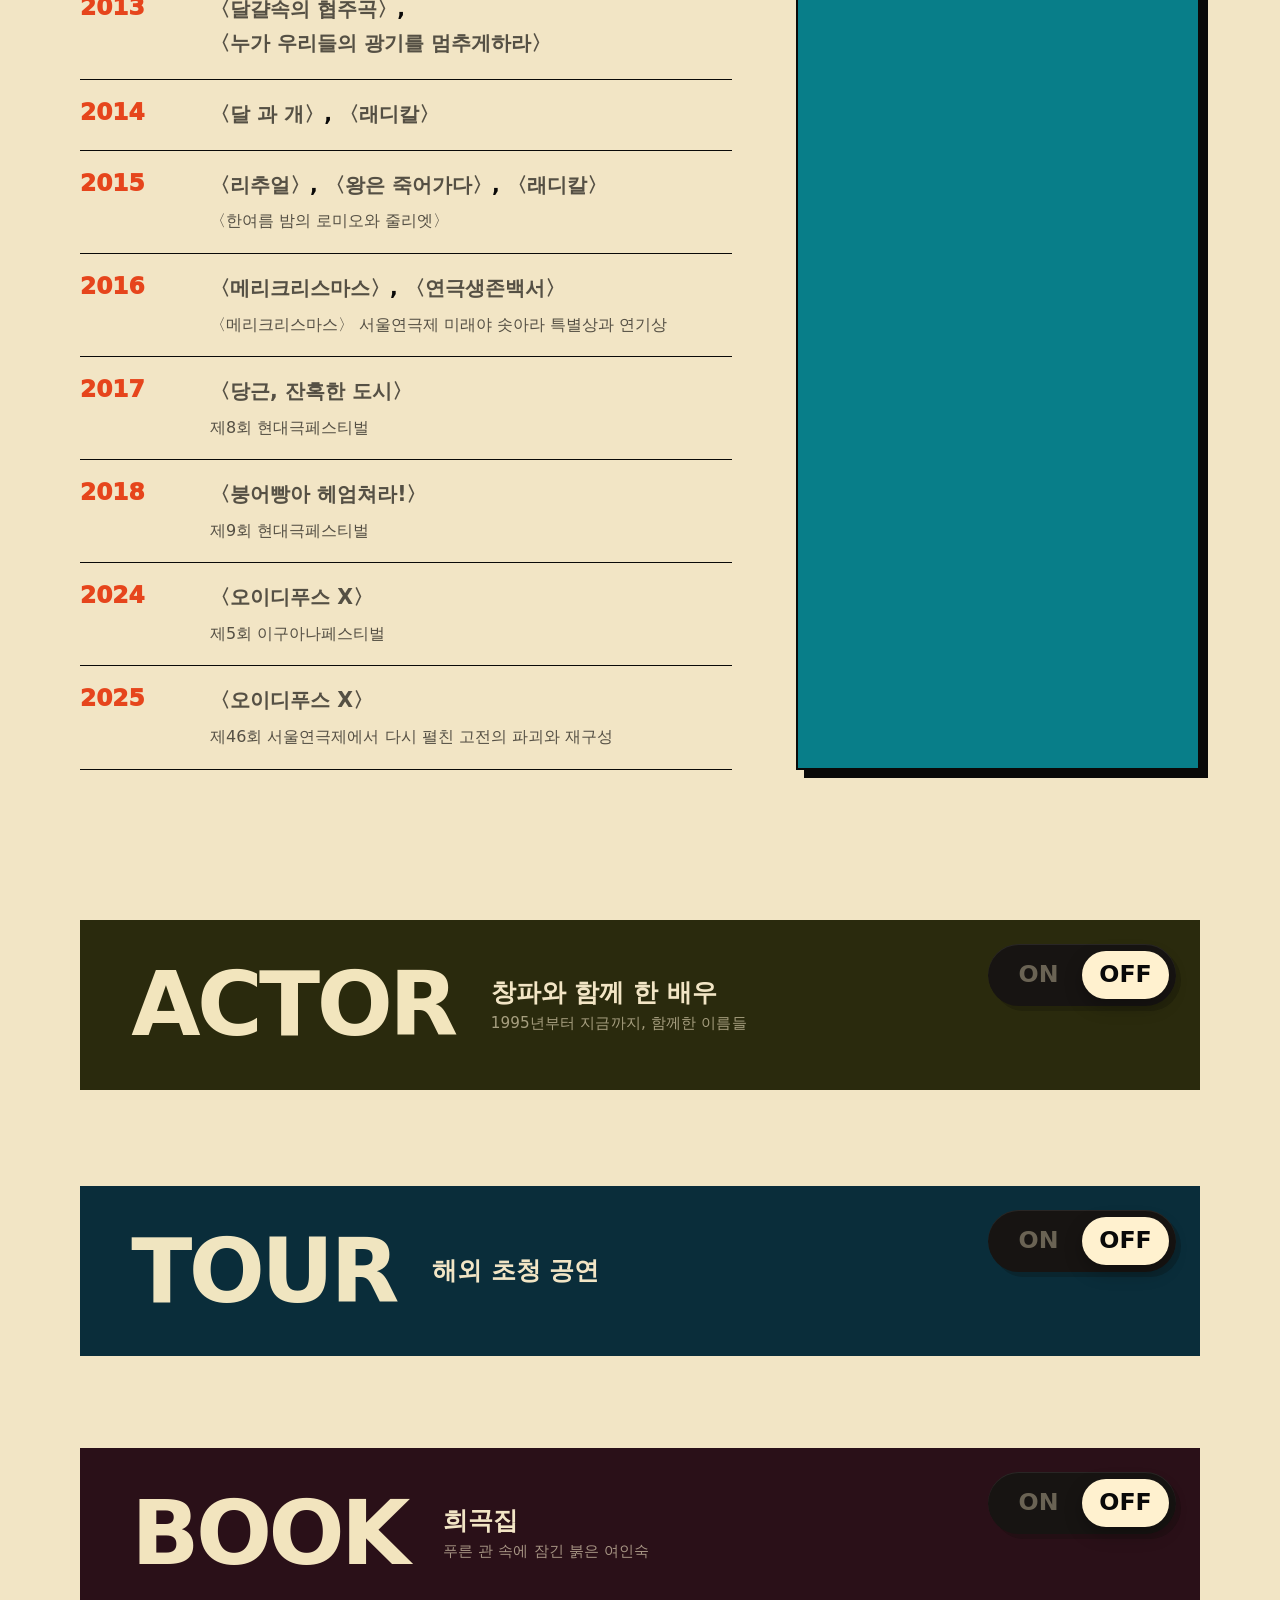
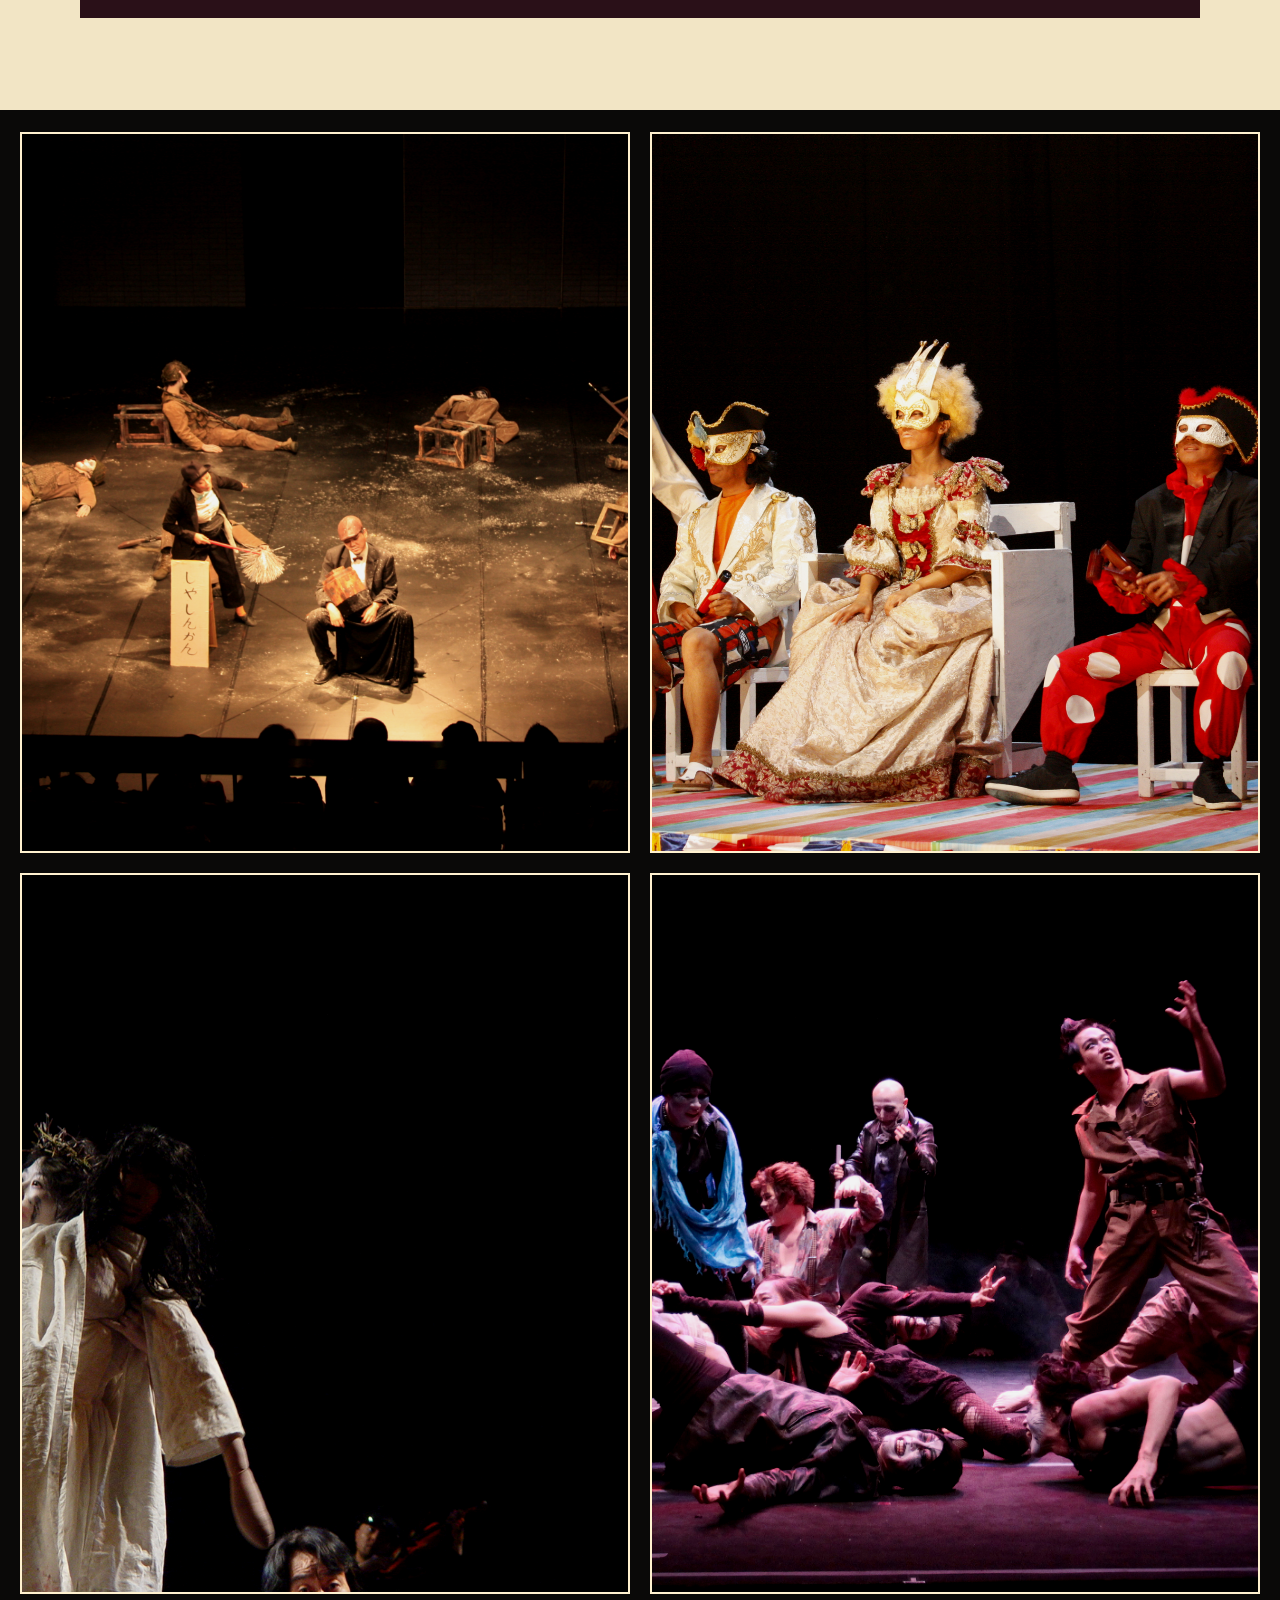
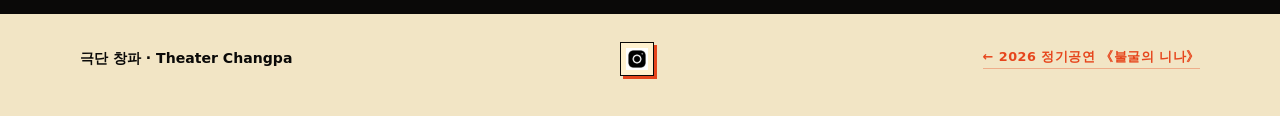
<file: changpa/index.html>
<!doctype html>
<html lang="ko">
  <head>
    <meta charset="UTF-8" />
    <meta name="viewport" content="width=device-width, initial-scale=1.0" />
    <meta
      name="description"
      content="1995년 창단된 실험연극 극단 창파. 창조를 위한 파괴라는 이름 아래 신체, 오브제, 이미지로 무대를 만들어 온 극단을 소개합니다."
    />
    <title>극단 창파 | Theater Changpa</title>
    <link rel="stylesheet" href="./styles.css" />
  </head>
  <body>
    <section class="entry-gate" aria-labelledby="entry-title">
      <div class="entry-frame">
        <div class="entry-window">
          <img
            src="./images/main.jpg"
            alt=""
            aria-hidden="true"
          />
          <div class="entry-window-shade" aria-hidden="true"></div>
          <div class="entry-type" aria-hidden="true">
            <span>1995</span>
            <b>극단 창파</b>
          </div>
          <div class="entry-copy">
            <p class="eyebrow">Theater Changpa</p>
            <h1 id="entry-title">극단 창파</h1>
          </div>
        </div>

        <div class="entry-console" role="group" aria-label="창파 무대 입장 콘솔">
          <p>Stage power</p>
          <button
            class="power-switch entry-switch"
            type="button"
            aria-pressed="false"
            aria-label="극단 창파 무대 켜기"
          >
            <span class="switch-slider" aria-hidden="true"></span>
            <span class="switch-on" aria-hidden="true">ON</span>
            <span class="switch-off" aria-hidden="true">OFF</span>
          </button>
        </div>
      </div>
    </section>

    <header class="stage-header">
      <a class="brand" href="#home" aria-label="극단 창파 첫 화면">
        <span>극단 창파</span>
        <small>Theater Changpa</small>
      </a>
      <nav aria-label="주요 섹션">
        <a href="#about">소개</a>
        <a href="#works">작품</a>
        <a href="#history">연혁</a>
        <a href="#actors">배우</a>
        <a class="nav-nina" href="../" aria-label="불굴의 니나 공연 페이지">현재 공연 →</a>
      </nav>
    </header>

    <main>
      <section class="hero" id="home" aria-labelledby="hero-title">
        <img
          class="hero-photo"
          src="./images/main.jpg"
          alt="붉은 천을 두른 무대 위 인물이 조명 아래 앉아 있는 공연 장면"
        />
        <div class="hero-shade" aria-hidden="true"></div>
        <div class="beam beam-hero" aria-hidden="true"></div>

        <div class="hero-copy">
          <p class="eyebrow">Intro</p>
          <p class="hero-name">극단 창파</p>
          <h1 id="hero-title">창조를 위한 파괴</h1>
          <p>극단 창파의 무대가 열립니다.</p>
        </div>
        <figure class="heritage-mark">
          <img
            src="./images/011.jpg"
            alt="극단 창파 캘리그라피 로고"
          />
        </figure>

        <div class="light-console" role="group" aria-label="창파 소개 조명 콘솔">
          <span>소개 조명</span>
          <button
            class="power-switch light-switch"
            type="button"
            aria-pressed="false"
            aria-label="창파 소개 조명 켜기"
          >
            <span class="switch-slider" aria-hidden="true"></span>
            <span class="switch-on" aria-hidden="true">ON</span>
            <span class="switch-off" aria-hidden="true">OFF</span>
          </button>
        </div>
      </section>

      <section class="intro about-page" id="about" aria-labelledby="about-title">
        <div class="beam beam-about" aria-hidden="true"></div>
        <div class="section-head">
          <p class="eyebrow">Theater Changpa</p>
          <h2 id="about-title">극단 창파</h2>
        </div>
        <div class="intro-copy lit-copy">
          <p>
            극단 창파는 1995년 5월 채승훈 연출가를 중심으로 창단됐다.
            이름에 담긴 뜻은 창파, <strong>창조를 위한 파괴</strong>다.
          </p>
          <p>
            대사만으로 설명하지 않는다. 무언극, 오브제, 신체 이미지,
            슬로모션과 음향으로 한국 근현대사와 인간의 본질을 낯설게
            마주하게 한다.
          </p>
        </div>
        <dl class="facts" aria-label="극단 창파 기본 정보">
          <div>
            <dt>창단</dt>
            <dd>1995년 5월</dd>
          </div>
          <div>
            <dt>지향</dt>
            <dd>실험 연극</dd>
          </div>
          <div>
            <dt>예술감독</dt>
            <dd>채승훈</dd>
          </div>
          <div>
            <dt>대표</dt>
            <dd>나수아</dd>
          </div>
        </dl>
      </section>

      <section class="statement" aria-label="창파의 무대 언어">
        <blockquote>
          몸과 오브제가 남긴 장면,<br />
          감각을 다시 깨운다.
        </blockquote>
      </section>

      <section class="works" id="works" aria-labelledby="works-title">
        <div class="section-head">
          <p class="eyebrow">Selected works</p>
          <h2 id="works-title">대표작</h2>
        </div>

        <div class="works-gallery" aria-label="대표작 선택 갤러리">
          <article class="work-panel is-active">
            <button
              class="work-tab"
              type="button"
              aria-expanded="true"
              aria-controls="hamlet-work"
            >
              <span>2000</span>
              <b>햄릿머신</b>
            </button>
            <div class="work-scene" id="hamlet-work">
              <div class="work-image hamlet-image">
                <img
                  src="./images/햄릿머신/hamlet-machine.png"
                  alt="붉은 바탕 위 기계적인 해골 형상의 햄릿머신 포스터"
                  loading="lazy"
                />
              </div>
              <div class="work-detail hamlet-detail">
                <p class="work-year">2000</p>
                <h3>햄릿머신</h3>
                <p>
                  하이너 뮐러의 파괴적 텍스트와 창파의 형식 실험이
                  맞닿은 핵심 레퍼토리.
                </p>
                <details class="hamlet-note">
                  <summary>텍스트 소개</summary>
                  <div class="hamlet-note-body">
                    <dl aria-label="햄릿머신 작품 정보">
                      <div>
                        <dt>원작</dt>
                        <dd>하이너 뮐러</dd>
                      </div>
                      <div>
                        <dt>연출</dt>
                        <dd>채승훈</dd>
                      </div>
                      <div>
                        <dt>창파 공연</dt>
                        <dd>2000년 초연, 2001-2003년 재공연</dd>
                      </div>
                    </dl>
                    <p>
                      창파의 햄릿머신은 부패한 역사를 잊지 않으려는
                      고통스러운 몸부림을 굿의 형식 안에 녹여낸 무대다.
                      하이너 뮐러의 경악의 미학을 한국적 몸과 소리로
                      옮기며, 난해한 텍스트를 현재의 감각으로 되살렸다.
                    </p>
                    <p>
                      작품의 중심에는 살육과 부패의 역사 앞에서 인식과
                      행동 사이에 흔들리는 지식인 햄릿의 고뇌가 있다.
                      배우들은 대본을 몸으로 읽는 리허설에서 출발해
                      대사를 행위와 소리, 반복되는 패턴으로 분해했다.
                    </p>
                    <p>
                      그렇게 만들어진 공연은 강렬한 에너지와 여백이
                      공존하는 굿판의 질감을 얻었고, 원작의 충격을
                      훼손하지 않고 한국화한 새로운 형식의 실험으로
                      기억된다.
                    </p>
                  </div>
                </details>
              </div>
            </div>
          </article>

          <article class="work-panel">
            <button
              class="work-tab"
              type="button"
              aria-expanded="false"
              aria-controls="doodri-work"
            >
              <span>2007</span>
              <b>두드리 두드리</b>
            </button>
            <div class="work-scene" id="doodri-work">
              <div class="work-image">
                <img
                  src="./images/두드리 두드리/Doodri 7.JPG"
                  alt="두드리 두드리 공연 장면 위로 무대 조명이 내리는 모습"
                  loading="lazy"
                />
              </div>
              <div class="work-detail">
                <p class="work-year">2007</p>
                <h3>두드리 두드리</h3>
                <p>
                  한국전쟁의 기억을 응축된 시적 이미지로 재구성한
                  창파의 대표 레퍼토리.
                </p>
              </div>
            </div>
          </article>

          <article class="work-panel">
            <button
              class="work-tab"
              type="button"
              aria-expanded="false"
              aria-controls="blue-inn-work"
            >
              <span>1998</span>
              <b>푸른 관 속에 잠긴 붉은 여인숙</b>
            </button>
            <div class="work-scene" id="blue-inn-work">
              <div class="work-image">
                <img
                  src="./images/푸른관 속에 잠긴 붉은 여인숙/푸른관2사진1.jpg"
                  alt="푸른 관 속에 잠긴 붉은 여인숙 공연 무대 장면"
                  loading="lazy"
                />
              </div>
              <div class="work-detail">
                <p class="work-year">1998</p>
                <h3>푸른 관 속에 잠긴 붉은 여인숙</h3>
                <p>
                  오래 이어진 레퍼토리의 한 축. 강렬한 조형과 군상으로
                  창파의 색을 남긴 작품.
                </p>
              </div>
            </div>
          </article>
        </div>
      </section>

      <section class="archive" id="history" aria-labelledby="history-title">
        <div class="section-head">
          <p class="eyebrow">History</p>
          <h2 id="history-title">연혁과 수상</h2>
        </div>

        <ol class="timeline">
          <li>
            <time datetime="1995">1995</time>
            <div>
              <strong>극단 창파 창단</strong>
              <span>창단작 〈꽃잎 같은 여자, 물 위에 지고〉로 출발</span>
            </div>
          </li>
          <li>
            <time datetime="1998">1998</time>
            <div>
              <strong>〈푸른 관 속에 잠긴 붉은 여인숙〉</strong>
              <span>창파의 초기 대표작</span>
            </div>
          </li>
          <li>
            <time datetime="2000">2000</time>
            <div>
              <strong>〈햄릿머신〉, 〈마의태자〉, 〈내가 죽은 이유〉</strong>
              <span>〈햄릿머신〉이 창파의 대표 레퍼토리로 자리한 해</span>
            </div>
          </li>
          <li>
            <time datetime="2001">2001</time>
            <div>
              <strong>〈햄릿머신〉, 〈첼로와 케찹〉</strong>
            </div>
          </li>
          <li>
            <time datetime="2002">2002</time>
            <div>
              <strong>〈사물의 왕국〉, 〈햄릿머신〉</strong>
            </div>
          </li>
          <li>
            <time datetime="2003">2003</time>
            <div>
              <strong>〈햄릿머신〉</strong>
            </div>
          </li>
          <li>
            <time datetime="2004">2004</time>
            <div>
              <strong>〈마의태자〉</strong>
            </div>
          </li>
          <li>
            <time datetime="2005">2005</time>
            <div>
              <strong>〈햄릿〉</strong>
            </div>
          </li>
          <li>
            <time datetime="2006">2006</time>
            <div>
              <strong>〈햄릿〉, 〈문빌리지〉</strong>
            </div>
          </li>
          <li>
            <time datetime="2007">2007</time>
            <div>
              <strong>〈이 웬수〉, 〈햄릿〉, 〈두드리 두드리〉</strong>
              <span>〈두드리 두드리〉가 시작된 해</span>
            </div>
          </li>
          <li>
            <time datetime="2008">2008</time>
            <div>
              <strong>〈두드리 두드리〉, 〈미씽-아! 내가 사라졌다〉</strong>
              <span>〈두드리 두드리〉 서울연극제 우수상과 신인연기상</span>
            </div>
          </li>
          <li>
            <time datetime="2009">2009</time>
            <div>
              <strong>〈레자 드 웨트의 세자매〉, 〈동녀의 봄〉, 〈알마의 즉흥극〉</strong>
              <span>〈한스와 그레텔〉, 〈두드리 두드리〉, 〈변두리모텔〉, 〈출구와 입구〉</span>
            </div>
          </li>
          <li>
            <time datetime="2010">2010</time>
            <div>
              <strong>〈검둥이들〉, 〈엘르〉, 〈옥수수 밭에 누워있는 연인〉</strong>
              <span>〈푸른 관 속에 잠긴 붉은 여인숙2〉, 〈푸른 관 속에 잠긴 붉은 여인숙3〉</span>
            </div>
          </li>
          <li>
            <time datetime="2011">2011</time>
            <div>
              <strong>〈햄릿〉, 〈나는 아니야〉, 〈아내가 사라졌다〉</strong>
              <span>〈푸른 관 속에 잠긴 붉은 여인숙2〉</span>
            </div>
          </li>
          <li>
            <time datetime="2012">2012</time>
            <div>
              <strong>〈한방향〉, 〈다산의 하늘〉, 〈네온속으로〉</strong>
            </div>
          </li>
          <li>
            <time datetime="2013">2013</time>
            <div>
              <strong>〈달걀속의 협주곡〉, 〈누가 우리들의 광기를 멈추게하라〉</strong>
            </div>
          </li>
          <li>
            <time datetime="2014">2014</time>
            <div>
              <strong>〈달 과 개〉, 〈래디칼〉</strong>
            </div>
          </li>
          <li>
            <time datetime="2015">2015</time>
            <div>
              <strong>〈리추얼〉, 〈왕은 죽어가다〉, 〈래디칼〉</strong>
              <span>〈한여름 밤의 로미오와 줄리엣〉</span>
            </div>
          </li>
          <li>
            <time datetime="2016">2016</time>
            <div>
              <strong>〈메리크리스마스〉, 〈연극생존백서〉</strong>
              <span>〈메리크리스마스〉 서울연극제 미래야 솟아라 특별상과 연기상</span>
            </div>
          </li>
          <li>
            <time datetime="2017">2017</time>
            <div>
              <strong>〈당근, 잔혹한 도시〉</strong>
              <span>제8회 현대극페스티벌</span>
            </div>
          </li>
          <li>
            <time datetime="2018">2018</time>
            <div>
              <strong>〈붕어빵아 헤엄쳐라!〉</strong>
              <span>제9회 현대극페스티벌</span>
            </div>
          </li>
          <li>
            <time datetime="2024">2024</time>
            <div>
              <strong>〈오이디푸스 X〉</strong>
              <span>제5회 이구아나페스티벌</span>
            </div>
          </li>
          <li>
            <time datetime="2025">2025</time>
            <div>
              <strong>〈오이디푸스 X〉</strong>
              <span>제46회 서울연극제에서 다시 펼친 고전의 파괴와 재구성</span>
            </div>
          </li>
        </ol>

        <div class="awards" aria-labelledby="awards-title">
          <h3 id="awards-title">국내 수상</h3>
          <ul>
            <li><b>1996</b> 한국연극평론가협회상</li>
            <li><b>1996</b> 동아연극상 연출상, 채승훈</li>
            <li><b>1998</b> 올해의 한국연극 베스트5 최우수작품상, 〈푸른 관 속에 잠긴 붉은 여인숙〉</li>
            <li><b>2001</b> 영희연극상, 채승훈</li>
            <li><b>2002</b> 서울국제공연예술제 남녀연기상, 〈사물의 왕국〉</li>
            <li><b>2008</b> 서울연극제 우수상, 〈두드리 두드리〉</li>
            <li><b>2008</b> 서울연극제 신인연기상, 〈두드리 두드리〉</li>
            <li><b>2016</b> 서울연극제 미래야 솟아라 특별상, 〈메리크리스마스〉</li>
            <li><b>2016</b> 서울연극제 미래야 솟아라 연기상, 〈메리크리스마스〉</li>
          </ul>
          <h3 class="award-subtitle">해외 수상</h3>
          <ul>
            <li><b>2009</b> 프라하 APOSTROF Festival 은상, 〈두드리 두드리〉</li>
          </ul>
        </div>
      </section>

      <section class="actors" id="actors" aria-label="출연 배우">
        <div class="actor-stage">
          <div class="actor-intro">
            <figure class="actor-art">
              <p class="art-eyebrow">ACTOR</p>
              <div class="art-copy">
                <h3 class="art-title">창파와 함께 한 배우</h3>
                <p class="art-note">1995년부터 지금까지, 함께한 이름들</p>
              </div>
            </figure>
            <div class="actors-console" role="group" aria-label="창파 출연 기록 콘솔">
              <button
                class="power-switch actors-switch"
                type="button"
                aria-pressed="false"
                aria-label="창파 출연 배우 명단 켜기"
              >
                <span class="switch-slider" aria-hidden="true"></span>
                <span class="switch-on" aria-hidden="true">ON</span>
                <span class="switch-off" aria-hidden="true">OFF</span>
              </button>
            </div>
          </div>

          <div class="actor-roster" aria-hidden="true">
            <ul class="actor-list" aria-label="극단 창파 출연 배우">
              <li>강서현</li>
              <li>강일</li>
              <li>곽현지</li>
              <li>구본진</li>
              <li>권남희</li>
              <li>길해연</li>
              <li>김관규</li>
              <li>김광래</li>
              <li>김동빈</li>
              <li>김두호</li>
              <li>김뢰하</li>
              <li>김미진</li>
              <li>김소미</li>
              <li>김수지</li>
              <li>김영훈</li>
              <li>김은석</li>
              <li>김지언</li>
              <li>김크도</li>
              <li>김태성</li>
              <li>김태형</li>
              <li>김한아</li>
              <li>김혁종</li>
              <li>김혁중</li>
              <li>김호정</li>
              <li>나수아</li>
              <li>남명렬</li>
              <li>문경태</li>
              <li>문채희</li>
              <li>민경진</li>
              <li>박빛재환</li>
              <li>박상용</li>
              <li>박정근</li>
              <li>박정호</li>
              <li>박종상</li>
              <li>방영</li>
              <li>소준성</li>
              <li>소희정</li>
              <li>손봉숙</li>
              <li>신서호</li>
              <li>심철종</li>
              <li>오민애</li>
              <li>오훈서</li>
              <li>우영민</li>
              <li>우태식</li>
              <li>윤복인</li>
              <li>이경준</li>
              <li>이명호</li>
              <li>이예은</li>
              <li>이지연</li>
              <li>이지혜</li>
              <li>이진실</li>
              <li>이진철</li>
              <li>이창우</li>
              <li>이채원</li>
              <li>이호성</li>
              <li>임소영</li>
              <li>전지영</li>
              <li>정솔이</li>
              <li>정재진</li>
              <li>조수아</li>
              <li>주세종</li>
              <li>최윤석</li>
              <li>하경화</li>
              <li>한동희</li>
              <li>한지훈</li>
              <li>한형민</li>
              <li>홍성경</li>
              <li>홍승현</li>
            </ul>
          </div>
        </div>
      </section>

      <section class="world-port" id="world" aria-label="해외 초청 공연">
        <figure class="world-port-art">
          <p class="art-eyebrow">TOUR</p>
          <div class="art-copy">
            <h3 class="art-title">해외 초청 공연</h3>
          </div>
        </figure>
        <div class="world-console" role="group" aria-label="해외 공연 자료 콘솔">
          <button
            class="power-switch world-switch"
            type="button"
            aria-pressed="false"
            aria-label="해외 공연 자료 페이지 켜기"
          >
            <span class="switch-slider" aria-hidden="true"></span>
            <span class="switch-on" aria-hidden="true">ON</span>
            <span class="switch-off" aria-hidden="true">OFF</span>
          </button>
        </div>
      </section>

      <section class="book-port" id="book" aria-label="채승훈 희곡집">
        <figure class="book-port-art">
          <p class="art-eyebrow">BOOK</p>
          <div class="art-copy">
            <h3 class="art-title">희곡집</h3>
            <p class="art-note">푸른 관 속에 잠긴 붉은 여인숙</p>
          </div>
        </figure>
        <div class="book-console" role="group" aria-label="희곡집 자료 콘솔">
          <button
            class="power-switch book-switch"
            type="button"
            aria-pressed="false"
            aria-label="채승훈 희곡집 페이지 켜기"
          >
            <span class="switch-slider" aria-hidden="true"></span>
            <span class="switch-on" aria-hidden="true">ON</span>
            <span class="switch-off" aria-hidden="true">OFF</span>
          </button>
        </div>
      </section>

      <section class="gallery" aria-label="공연 사진">
        <figure>
          <img
            src="./images/일본 공연.JPG"
            alt="극단 창파 일본 공연 무대 장면"
            loading="lazy"
          />
        </figure>
        <figure>
          <img
            src="./images/검둥이들사진1.JPG"
            alt="검둥이들 공연에서 가면과 화려한 의상을 입은 인물들"
            loading="lazy"
          />
        </figure>
        <figure>
          <img
            src="./images/두드리 두드리/Doodri 8.jpg"
            alt="두드리 두드리 공연에서 흰 의상을 입은 인물들이 무대에 선 장면"
            loading="lazy"
          />
        </figure>
        <figure>
          <img
            src="./images/2012neon.JPG"
            alt="2012년 무대에서 여러 인물이 군상을 이루는 공연 장면"
            loading="lazy"
          />
        </figure>
      </section>
    </main>

    <footer>
      <p>극단 창파 · Theater Changpa</p>
      <a
        class="instagram-link"
        href="https://www.instagram.com/theater_changpa/"
        aria-label="극단 창파 인스타그램"
      >
        <img class="instagram-icon" src="./images/instaicon.gif" alt="" aria-hidden="true" />
      </a>
      <a class="footer-nina-link" href="../" aria-label="불굴의 니나 공연 페이지">
        ← 2026 정기공연 《불굴의 니나》
      </a>
    </footer>

    <script src="./script.js"></script>
  </body>
</html>
</file>
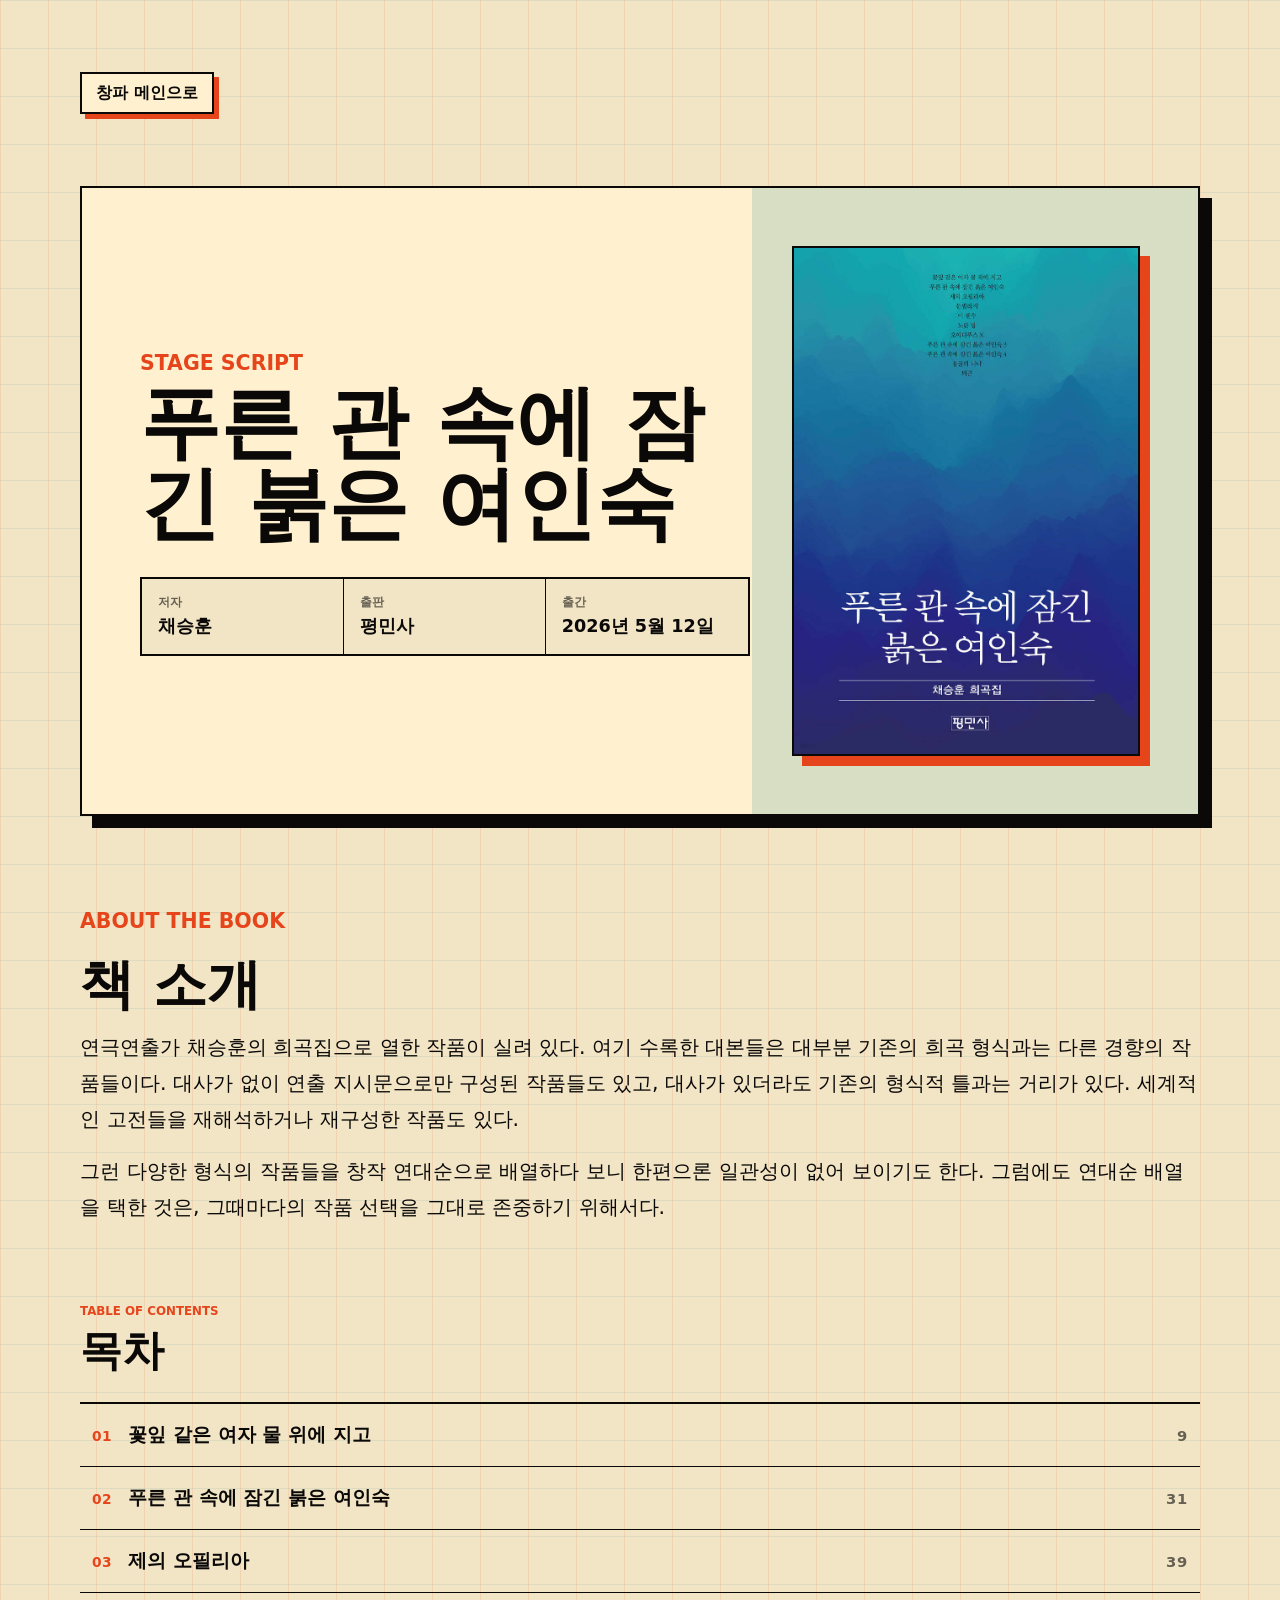
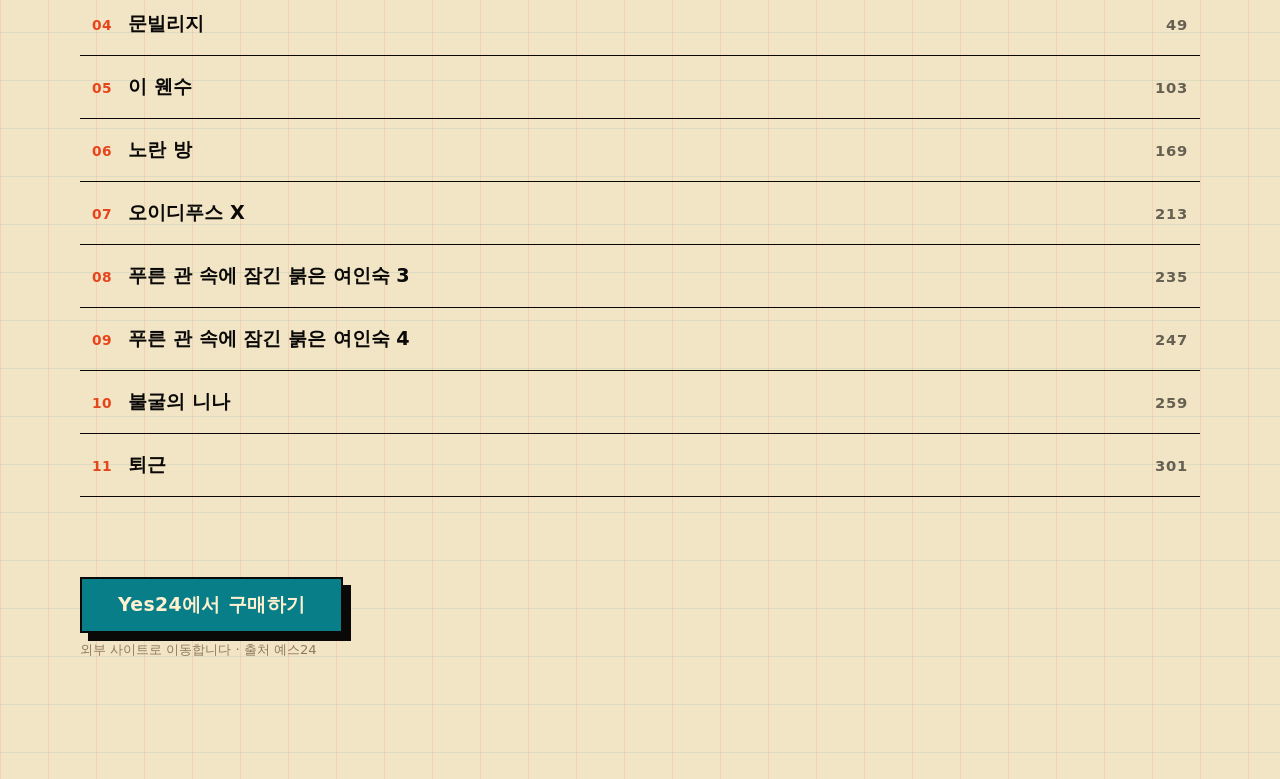
<file: book.html>
<!doctype html>
<html lang="ko">
  <head>
    <meta charset="UTF-8" />
    <meta name="viewport" content="width=device-width, initial-scale=1.0" />
    <meta
      name="description"
      content="극단 창파 예술감독 채승훈의 희곡집 〈푸른 관 속에 잠긴 붉은 여인숙〉. 평민사, 2026년 5월. 열한 편의 희곡과 작가의 말을 소개합니다."
    />
    <title>채승훈 희곡집 | 극단 창파</title>
    <link rel="stylesheet" href="./styles.css" />
  </head>
  <body class="world-body">
    <main class="world-page">
      <a class="world-back" href="./changpa/index.html#book">창파 메인으로</a>

      <section class="world-hero book-hero" aria-labelledby="book-title">
        <div>
          <p class="eyebrow">Stage script</p>
          <h1 id="book-title">푸른 관 속에 잠긴 붉은 여인숙</h1>
          <dl class="book-meta" aria-label="도서 정보">
            <div>
              <dt>저자</dt>
              <dd>채승훈</dd>
            </div>
            <div>
              <dt>출판</dt>
              <dd>평민사</dd>
            </div>
            <div>
              <dt>출간</dt>
              <dd>2026년 5월 12일</dd>
            </div>
          </dl>
        </div>
        <figure class="book-cover">
          <img
            src="./images/book.jpeg"
            alt="채승훈 희곡집 〈푸른 관 속에 잠긴 붉은 여인숙〉 표지"
          />
        </figure>
      </section>

      <section class="world-lead book-lead" aria-labelledby="book-note-title">
        <p class="eyebrow">About the book</p>
        <h2 id="book-note-title">책 소개</h2>
        <p>
          연극연출가 채승훈의 희곡집으로 열한 작품이 실려 있다. 여기 수록한
          대본들은 대부분 기존의 희곡 형식과는 다른 경향의 작품들이다.
          대사가 없이 연출 지시문으로만 구성된 작품들도 있고, 대사가
          있더라도 기존의 형식적 틀과는 거리가 있다. 세계적인 고전들을
          재해석하거나 재구성한 작품도 있다.
        </p>
        <p>
          그런 다양한 형식의 작품들을 창작 연대순으로 배열하다 보니
          한편으론 일관성이 없어 보이기도 한다. 그럼에도 연대순 배열을
          택한 것은, 그때마다의 작품 선택을 그대로 존중하기 위해서다.
        </p>
      </section>

      <section class="book-toc" aria-labelledby="book-toc-title">
        <p class="eyebrow">Table of contents</p>
        <h2 id="book-toc-title">목차</h2>
        <ol class="book-toc-list">
          <li><span>꽃잎 같은 여자 물 위에 지고</span><b>9</b></li>
          <li><span>푸른 관 속에 잠긴 붉은 여인숙</span><b>31</b></li>
          <li><span>제의 오필리아</span><b>39</b></li>
          <li><span>문빌리지</span><b>49</b></li>
          <li><span>이 웬수</span><b>103</b></li>
          <li><span>노란 방</span><b>169</b></li>
          <li><span>오이디푸스 X</span><b>213</b></li>
          <li><span>푸른 관 속에 잠긴 붉은 여인숙 3</span><b>235</b></li>
          <li><span>푸른 관 속에 잠긴 붉은 여인숙 4</span><b>247</b></li>
          <li><span>불굴의 니나</span><b>259</b></li>
          <li><span>퇴근</span><b>301</b></li>
        </ol>
      </section>

      <section class="book-buy" aria-label="구매 안내">
        <a
          class="book-buy-link"
          href="https://www.yes24.com/product/goods/189236998"
          target="_blank"
          rel="noopener"
        >
          Yes24에서 구매하기
        </a>
        <p class="book-buy-note">외부 사이트로 이동합니다 · 출처 예스24</p>
      </section>
    </main>
  </body>
</html>
</file>
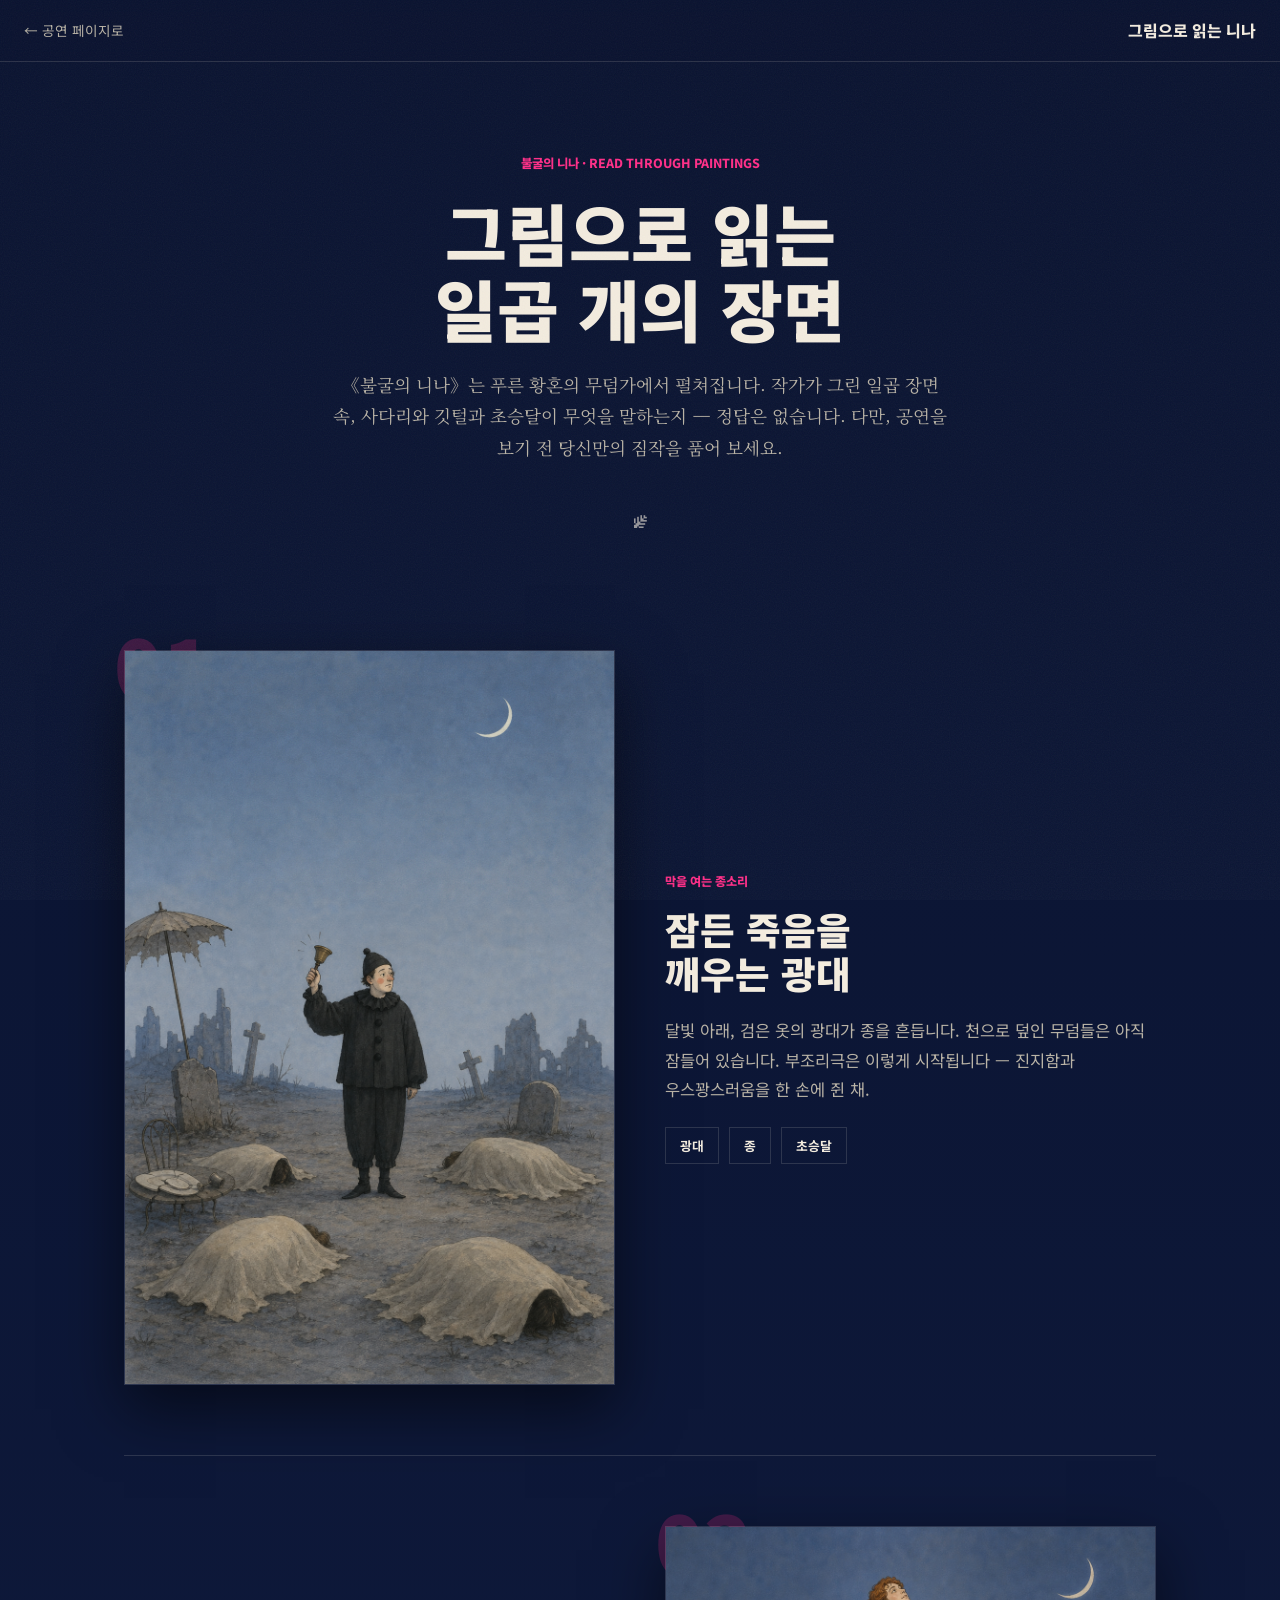
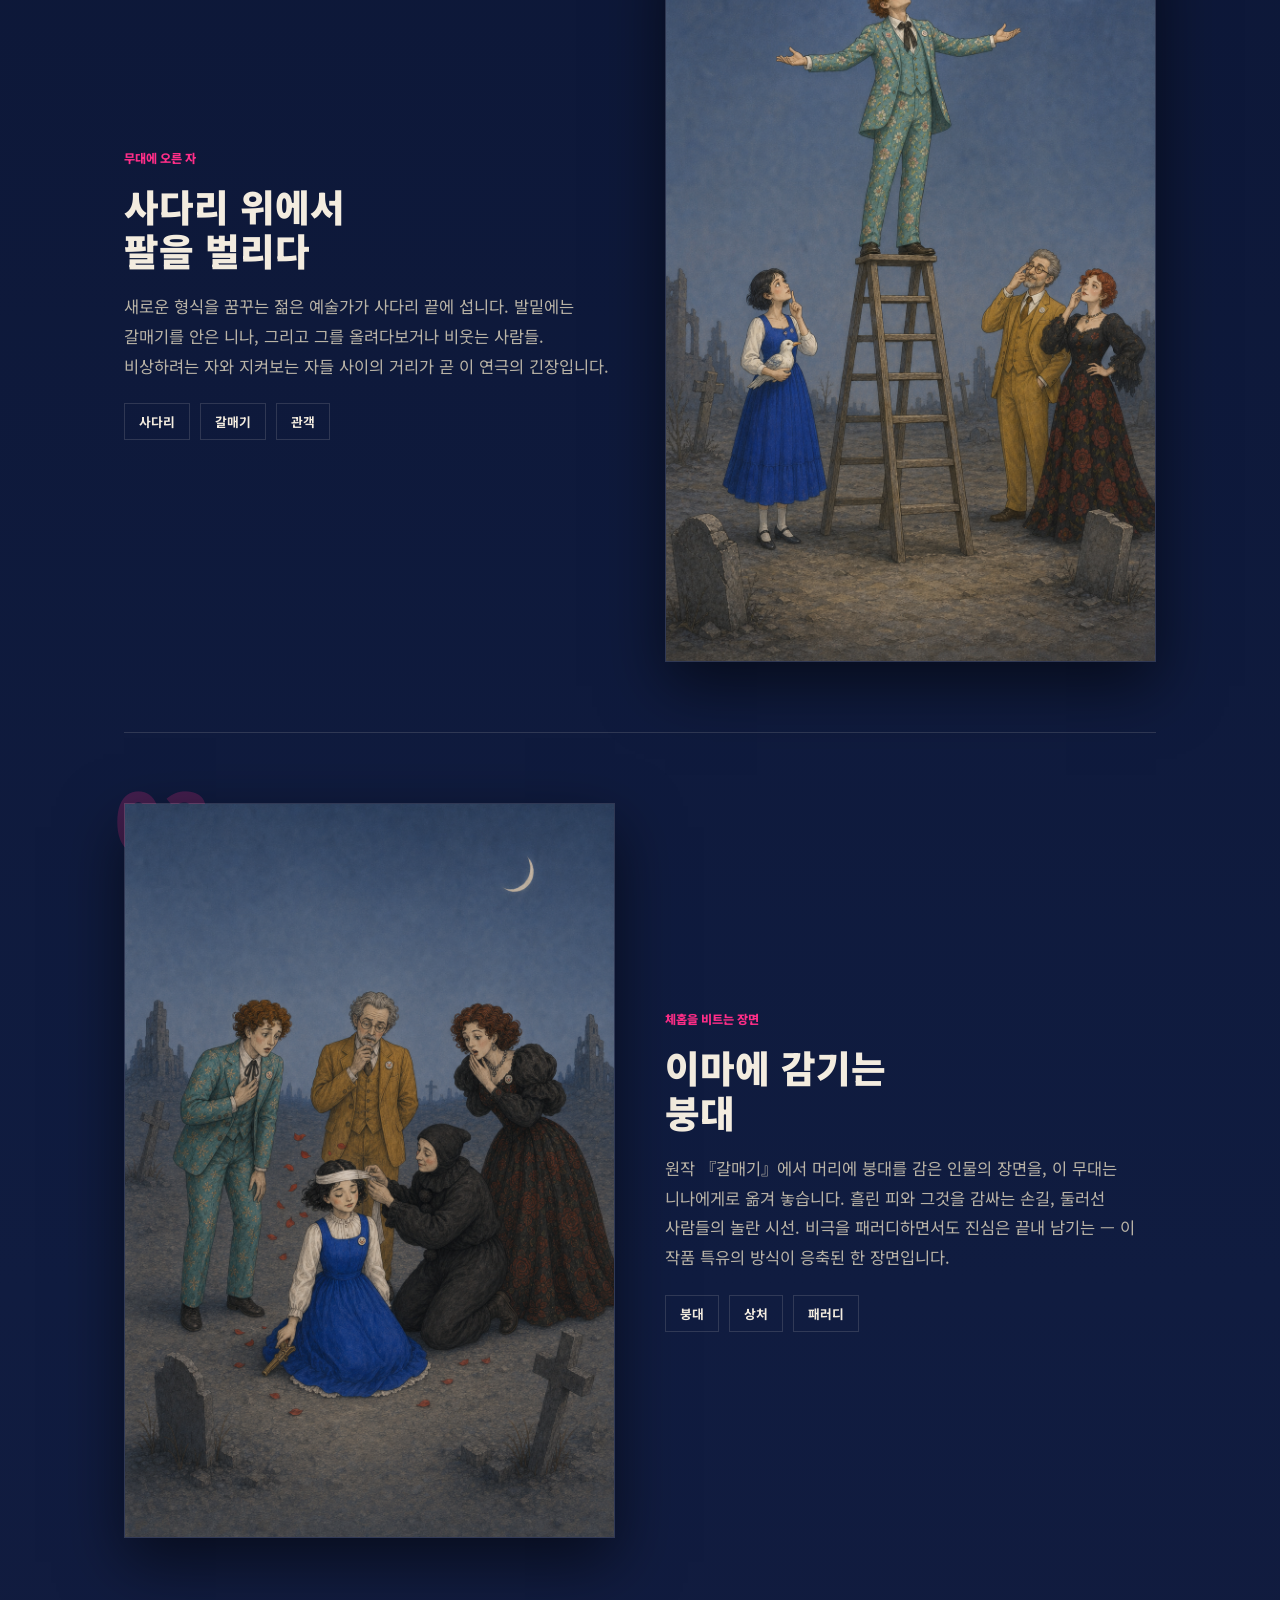
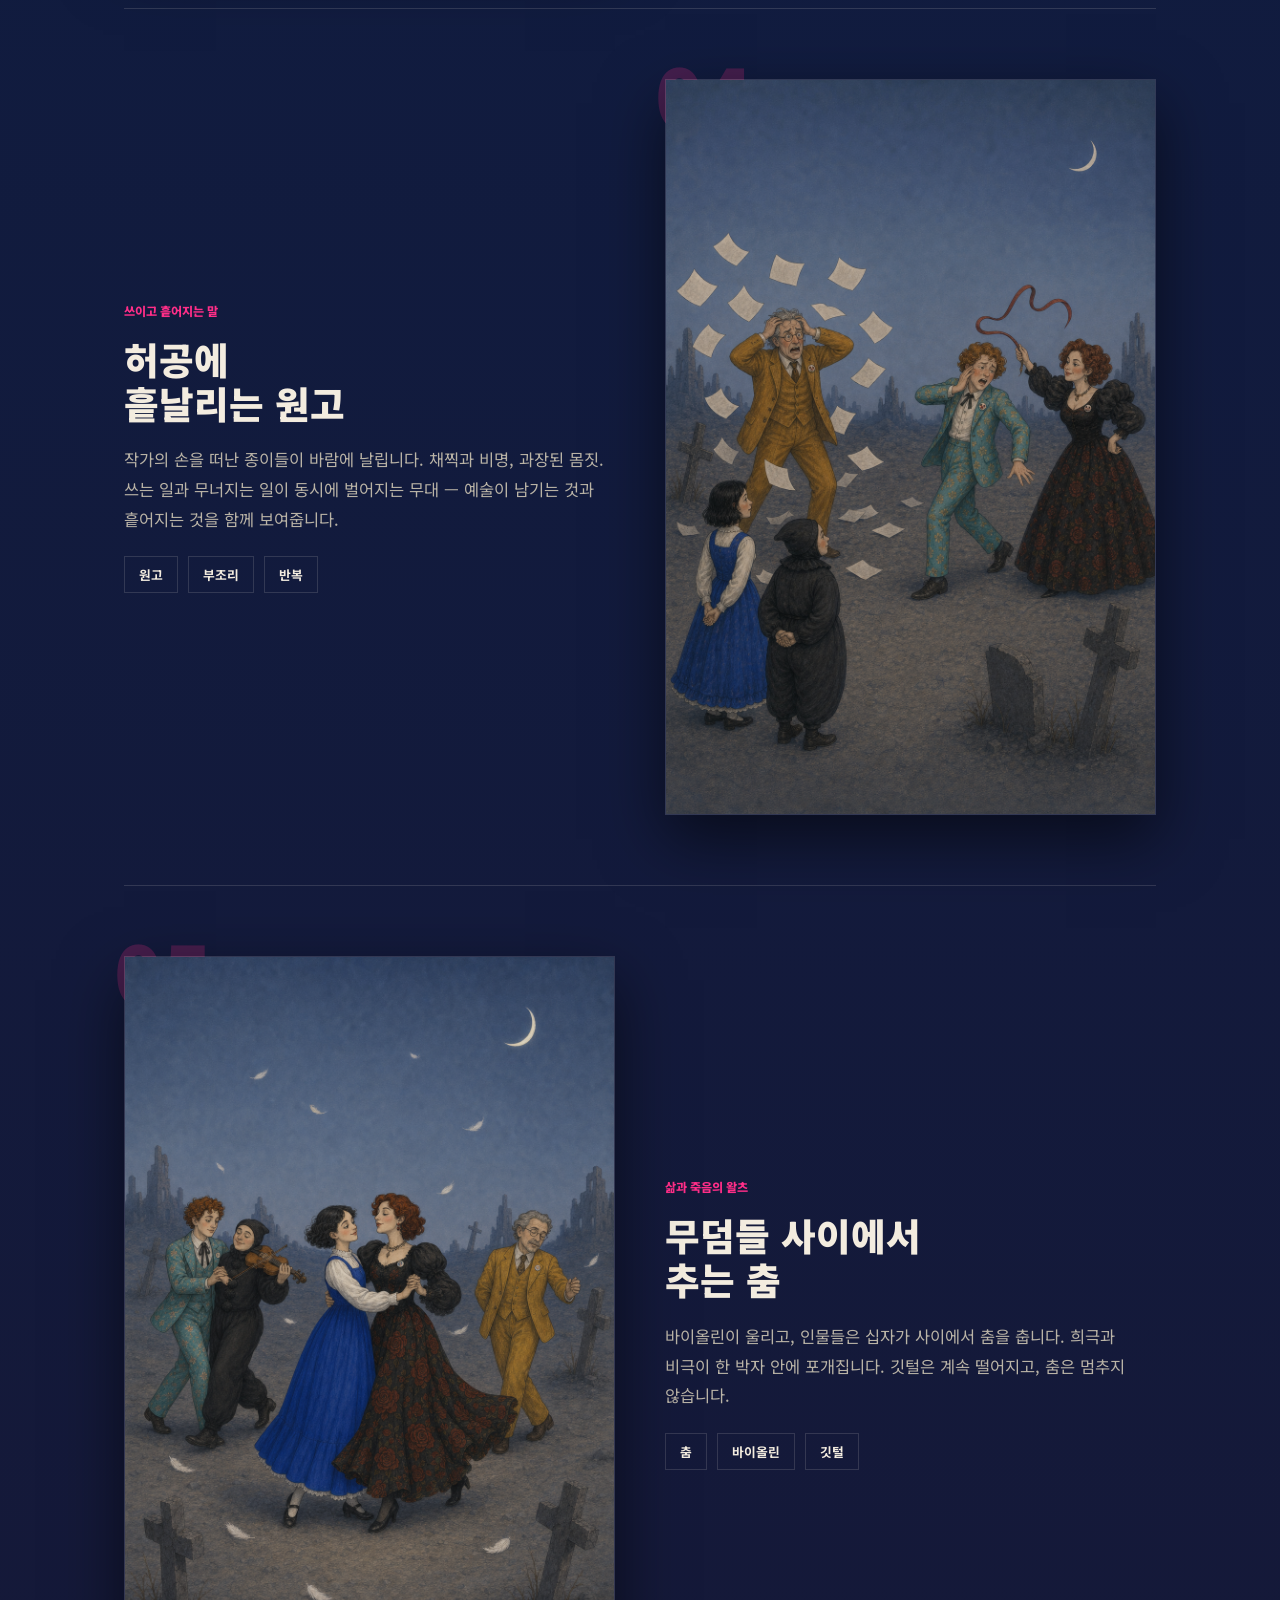
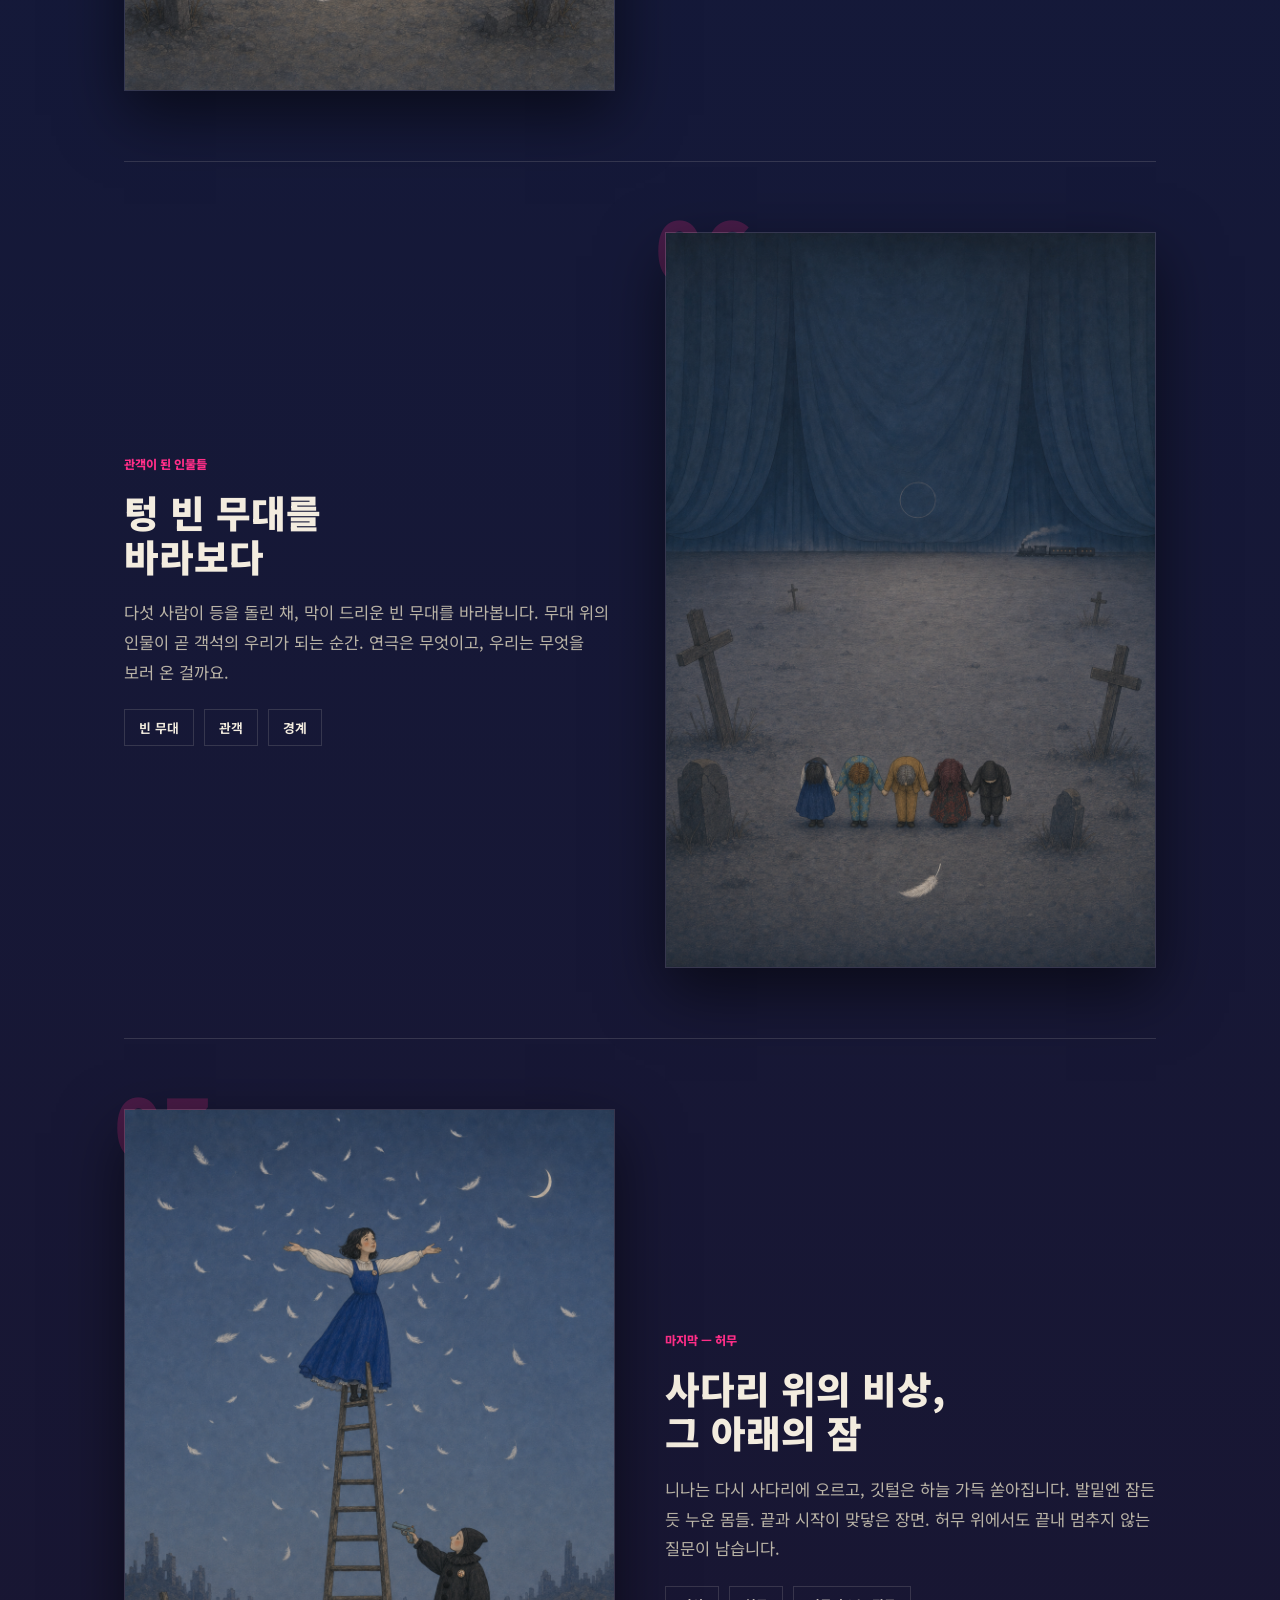
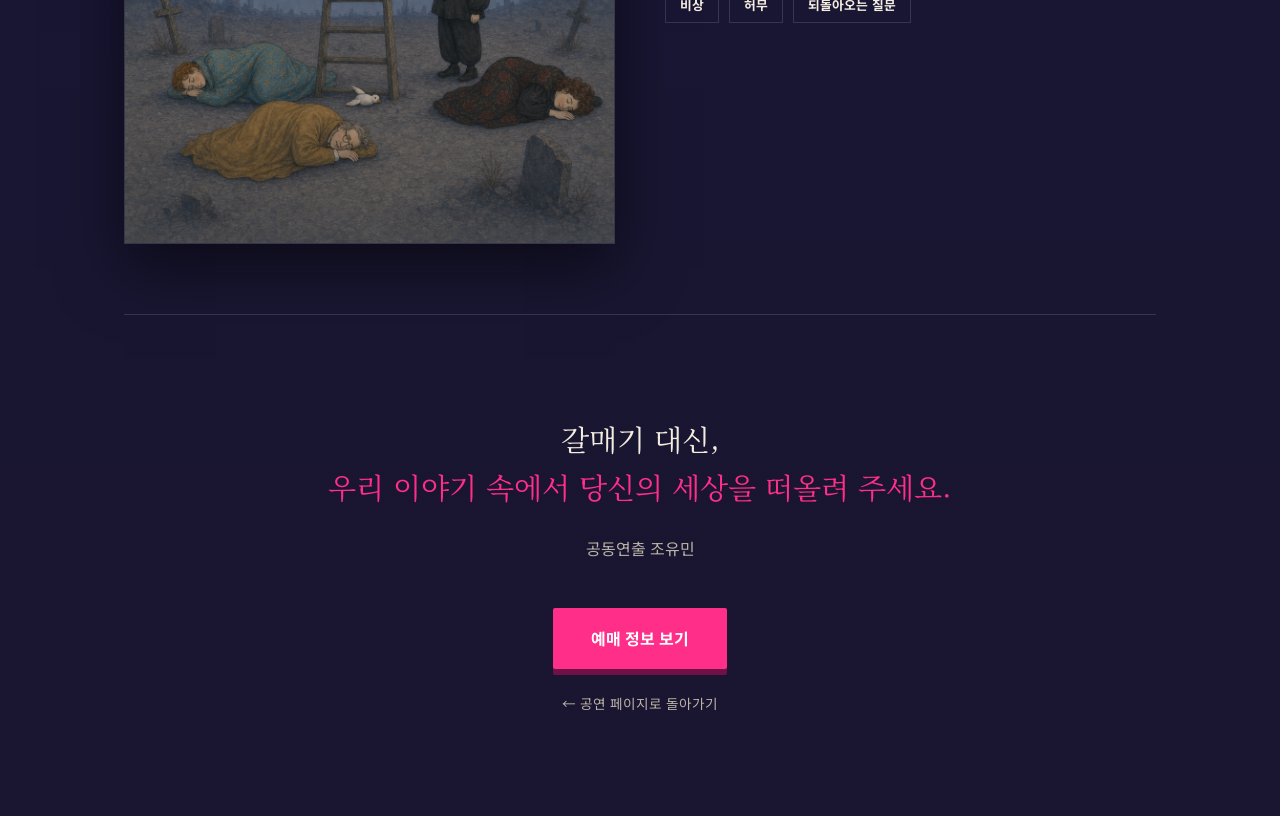
<file: gallery.html>
<!DOCTYPE html>
<html lang="ko">
<head>
<meta charset="UTF-8">
<meta name="viewport" content="width=device-width, initial-scale=1.0">
<title>그림으로 읽는 니나 — 불굴의 니나</title>
<meta name="description" content="《불굴의 니나》 작가의 그림으로 읽는 일곱 개의 상징.">
<link rel="preconnect" href="https://fonts.googleapis.com">
<link rel="preconnect" href="https://fonts.gstatic.com" crossorigin>
<link href="https://fonts.googleapis.com/css2?family=Noto+Serif+KR:wght@400;500;600;700&family=Noto+Sans+KR:wght@300;400;500;700;800;900&display=swap" rel="stylesheet">
<style>
  :root{
    --navy:#0a1330;--magenta:#ff2e88;--paper:#f3ecdf;--paper-dim:#b9b3a6;
    --twilight:#1b2750;--line:rgba(243,236,223,.14);
    --sans:'Noto Sans KR','Apple SD Gothic Neo','Malgun Gothic',system-ui,sans-serif;
    --serif:'Noto Serif KR',serif;
  }
  *{box-sizing:border-box;margin:0;padding:0}
  html{scroll-behavior:smooth}
  body{
    background:linear-gradient(180deg,#0a1330,#101c40 40%,#1a1530 100%);
    color:var(--paper);font-family:var(--sans);font-size:16px;line-height:1.8;overflow-x:hidden;
    word-break:keep-all;
  }
  body::before{
    content:"";position:fixed;inset:0;z-index:9999;pointer-events:none;opacity:.05;
    background-image:url("data:image/svg+xml,%3Csvg xmlns='http://www.w3.org/2000/svg' width='160' height='160'%3E%3Cfilter id='n'%3E%3CfeTurbulence type='fractalNoise' baseFrequency='0.85' numOctaves='3'/%3E%3C/filter%3E%3Crect width='100%25' height='100%25' filter='url(%23n)'/%3E%3C/svg%3E");
  }
  a{color:inherit;text-decoration:none}
  img{display:block;max-width:100%}
  .wrap{max-width:1080px;margin:0 auto;padding:0 24px}
  .serif{font-family:var(--serif)}

  /* top bar */
  .bar{position:sticky;top:0;z-index:50;display:flex;justify-content:space-between;align-items:center;
    padding:16px 24px;background:rgba(10,19,48,.7);backdrop-filter:blur(8px);border-bottom:1px solid var(--line)}
  .bar .back{display:inline-flex;align-items:center;gap:8px;font-size:.85rem;letter-spacing:0;color:var(--paper-dim);transition:color .25s}
  .bar .back:hover{color:var(--magenta)}
  .bar .title{font-family:var(--sans);font-weight:800;font-size:1rem;letter-spacing:0}

  /* intro */
  .intro{text-align:center;padding:90px 24px 40px}
  .intro .eyebrow{font-size:.78rem;letter-spacing:0;color:var(--magenta);font-weight:800;margin-bottom:20px;text-transform:uppercase}
  .intro h1{font-family:var(--sans);font-weight:900;font-size:4.2rem;line-height:1.12;margin-bottom:24px}
  .intro p{max-width:620px;margin:0 auto;color:var(--paper-dim);font-family:var(--serif);font-size:1.1rem}
  .feather-fall{font-size:1.6rem;margin:30px 0 0;opacity:.6}

  /* plates */
  .plate{display:grid;grid-template-columns:1fr 1fr;gap:50px;align-items:center;padding:70px 0;border-bottom:1px solid var(--line)}
  .plate:nth-child(even) .pic{order:2}
  .pic{position:relative}
  .pic img{width:100%;border:1px solid var(--line);box-shadow:0 24px 60px rgba(0,0,0,.55)}
  .pic .num{position:absolute;top:-26px;left:-10px;font-family:var(--sans);
    font-size:5rem;font-weight:900;color:rgba(255,46,136,.22);line-height:1;z-index:-1}
  .txt .sym{font-size:.76rem;letter-spacing:0;color:var(--magenta);font-weight:800;margin-bottom:14px}
  .txt h2{font-family:var(--sans);font-weight:900;font-size:2.35rem;line-height:1.18;margin-bottom:20px}
  .txt p{color:var(--paper-dim);font-size:1.03rem}
  .txt .keys{margin-top:22px;display:flex;gap:10px;flex-wrap:wrap}
  .txt .keys span{border:1px solid var(--line);padding:6px 14px;font-size:.8rem;color:var(--paper);font-family:var(--sans);font-weight:700}

  /* closing */
  .closing{text-align:center;padding:100px 24px}
  .closing p{font-family:var(--serif);font-size:1.82rem;line-height:1.62;max-width:720px;margin:0 auto;color:var(--paper)}
  .closing p .hl{color:var(--magenta)}
  .closing .by{margin-top:24px;color:var(--paper-dim);letter-spacing:0}
  .closing .btn{display:inline-block;margin-top:46px;padding:16px 38px;background:var(--magenta);color:#fff;font-weight:700;border-radius:2px;
    box-shadow:0 6px 0 rgba(168,16,86,.6);transition:transform .15s,box-shadow .15s}
  .closing .btn:hover{transform:translateY(-2px);box-shadow:0 9px 0 rgba(168,16,86,.6)}
  .closing .ghost{display:block;margin-top:22px;color:var(--paper-dim);font-size:.85rem;letter-spacing:0}
  .closing .ghost:hover{color:var(--magenta)}

  @media(max-width:820px){
    .plate{grid-template-columns:1fr;gap:26px;padding:54px 0}
    .plate:nth-child(even) .pic{order:0}
    .pic{max-width:420px;margin:0 auto}
    .pic .num{font-size:3.4rem;top:-18px}
  }
  @media(max-width:620px){
    .br-pc{display:none}
    .intro h1{font-size:2.7rem}
    .txt h2{font-size:1.72rem}
    .closing p{font-size:1.36rem}
  }
</style>
</head>
<body>

<nav class="bar">
  <a class="back" href="index.html">← 공연 페이지로</a>
  <span class="title">그림으로 읽는 니나</span>
</nav>

<header class="intro">
  <div class="eyebrow">불굴의 니나 · READ THROUGH PAINTINGS</div>
  <h1>그림으로 읽는<br class="br-pc">일곱 개의 장면</h1>
  <p>《불굴의 니나》는 푸른 황혼의 무덤가에서 펼쳐집니다. 작가가 그린 일곱 장면 속, 사다리와 깃털과 초승달이 무엇을 말하는지 — 정답은 없습니다. 다만, 공연을 보기 전 당신만의 짐작을 품어 보세요.</p>
  <div class="feather-fall">⸙</div>
</header>

<main class="wrap">

  <article class="plate">
    <div class="pic"><span class="num">01</span><img src="assets/ref-pierrot.png" alt="종을 울리는 광대"></div>
    <div class="txt">
      <div class="sym">막을 여는 종소리</div>
      <h2>잠든 죽음을<br class="br-pc">깨우는 광대</h2>
      <p>달빛 아래, 검은 옷의 광대가 종을 흔듭니다. 천으로 덮인 무덤들은 아직 잠들어 있습니다. 부조리극은 이렇게 시작됩니다 — 진지함과 우스꽝스러움을 한 손에 쥔 채.</p>
      <div class="keys"><span>광대</span><span>종</span><span>초승달</span></div>
    </div>
  </article>

  <article class="plate">
    <div class="pic"><span class="num">02</span><img src="assets/ref-ladder.png" alt="사다리 위의 예술가"></div>
    <div class="txt">
      <div class="sym">무대에 오른 자</div>
      <h2>사다리 위에서<br class="br-pc">팔을 벌리다</h2>
      <p>새로운 형식을 꿈꾸는 젊은 예술가가 사다리 끝에 섭니다. 발밑에는 갈매기를 안은 니나, 그리고 그를 올려다보거나 비웃는 사람들. 비상하려는 자와 지켜보는 자들 사이의 거리가 곧 이 연극의 긴장입니다.</p>
      <div class="keys"><span>사다리</span><span>갈매기</span><span>관객</span></div>
    </div>
  </article>

  <article class="plate">
    <div class="pic"><span class="num">03</span><img src="assets/ref-blindfold.png" alt="이마에 붕대를 감는 니나"></div>
    <div class="txt">
      <div class="sym">체홉을 비트는 장면</div>
      <h2>이마에 감기는<br class="br-pc">붕대</h2>
      <p>원작 『갈매기』에서 머리에 붕대를 감은 인물의 장면을, 이 무대는 니나에게로 옮겨 놓습니다. 흘린 피와 그것을 감싸는 손길, 둘러선 사람들의 놀란 시선. 비극을 패러디하면서도 진심은 끝내 남기는 — 이 작품 특유의 방식이 응축된 한 장면입니다.</p>
      <div class="keys"><span>붕대</span><span>상처</span><span>패러디</span></div>
    </div>
  </article>

  <article class="plate">
    <div class="pic"><span class="num">04</span><img src="assets/ref-papers.png" alt="흩날리는 원고"></div>
    <div class="txt">
      <div class="sym">쓰이고 흩어지는 말</div>
      <h2>허공에<br class="br-pc">흩날리는 원고</h2>
      <p>작가의 손을 떠난 종이들이 바람에 날립니다. 채찍과 비명, 과장된 몸짓. 쓰는 일과 무너지는 일이 동시에 벌어지는 무대 — 예술이 남기는 것과 흩어지는 것을 함께 보여줍니다.</p>
      <div class="keys"><span>원고</span><span>부조리</span><span>반복</span></div>
    </div>
  </article>

  <article class="plate">
    <div class="pic"><span class="num">05</span><img src="assets/ref-dance.png" alt="무덤 사이의 춤"></div>
    <div class="txt">
      <div class="sym">삶과 죽음의 왈츠</div>
      <h2>무덤들 사이에서<br class="br-pc">추는 춤</h2>
      <p>바이올린이 울리고, 인물들은 십자가 사이에서 춤을 춥니다. 희극과 비극이 한 박자 안에 포개집니다. 깃털은 계속 떨어지고, 춤은 멈추지 않습니다.</p>
      <div class="keys"><span>춤</span><span>바이올린</span><span>깃털</span></div>
    </div>
  </article>

  <article class="plate">
    <div class="pic"><span class="num">06</span><img src="assets/ref-stage.png" alt="텅 빈 무대를 바라보는 인물들"></div>
    <div class="txt">
      <div class="sym">관객이 된 인물들</div>
      <h2>텅 빈 무대를<br class="br-pc">바라보다</h2>
      <p>다섯 사람이 등을 돌린 채, 막이 드리운 빈 무대를 바라봅니다. 무대 위의 인물이 곧 객석의 우리가 되는 순간. 연극은 무엇이고, 우리는 무엇을 보러 온 걸까요.</p>
      <div class="keys"><span>빈 무대</span><span>관객</span><span>경계</span></div>
    </div>
  </article>

  <article class="plate">
    <div class="pic"><span class="num">07</span><img src="assets/ref-suicide.png" alt="마지막 장면, 허무"></div>
    <div class="txt">
      <div class="sym">마지막 — 허무</div>
      <h2>사다리 위의 비상,<br class="br-pc">그 아래의 잠</h2>
      <p>니나는 다시 사다리에 오르고, 깃털은 하늘 가득 쏟아집니다. 발밑엔 잠든 듯 누운 몸들. 끝과 시작이 맞닿은 장면. 허무 위에서도 끝내 멈추지 않는 질문이 남습니다.</p>
      <div class="keys"><span>비상</span><span>허무</span><span>되돌아오는 질문</span></div>
    </div>
  </article>

</main>

<section class="closing">
  <p>갈매기 대신,<br class="br-pc"><span class="hl">우리 이야기 속에서 당신의 세상을 떠올려 주세요.</span></p>
  <div class="by">공동연출 조유민</div>
  <a class="btn" href="index.html#info">예매 정보 보기</a>
  <a class="ghost" href="index.html">← 공연 페이지로 돌아가기</a>
</section>

</body>
</html>
</file>
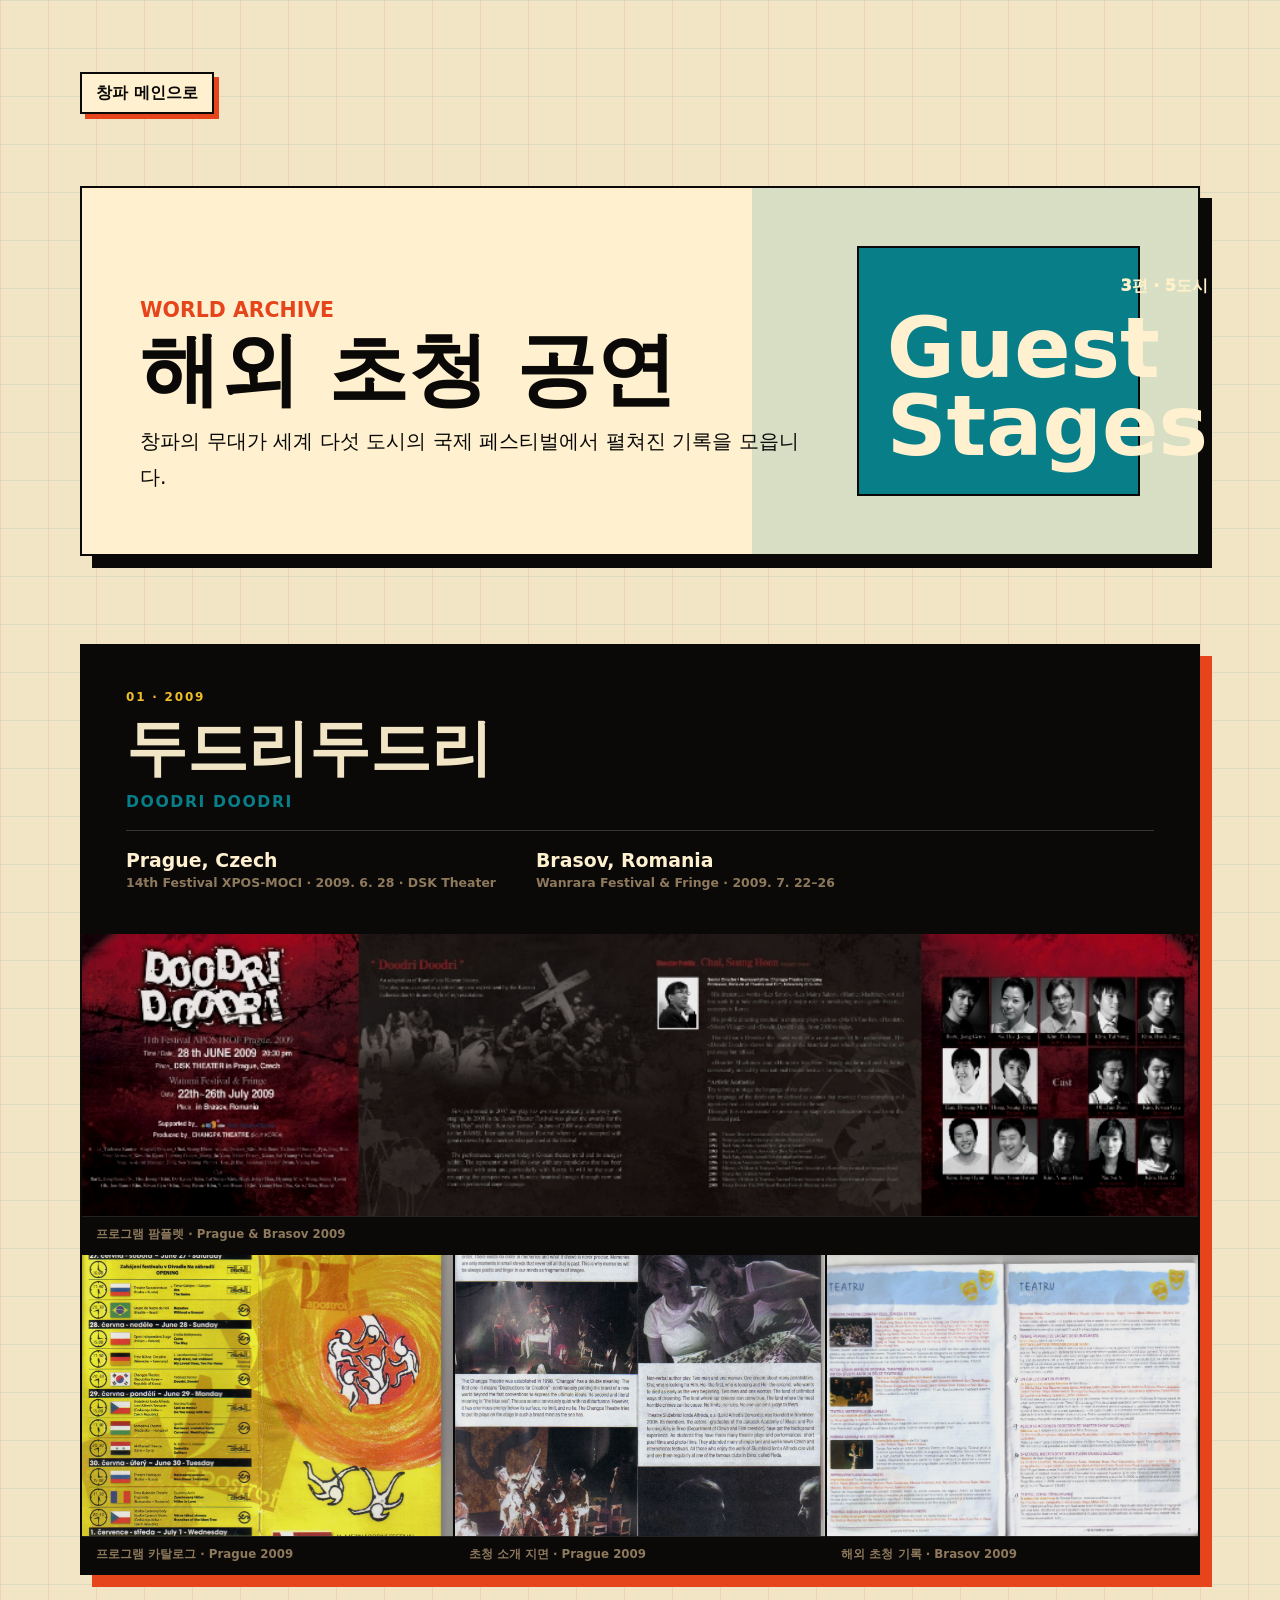
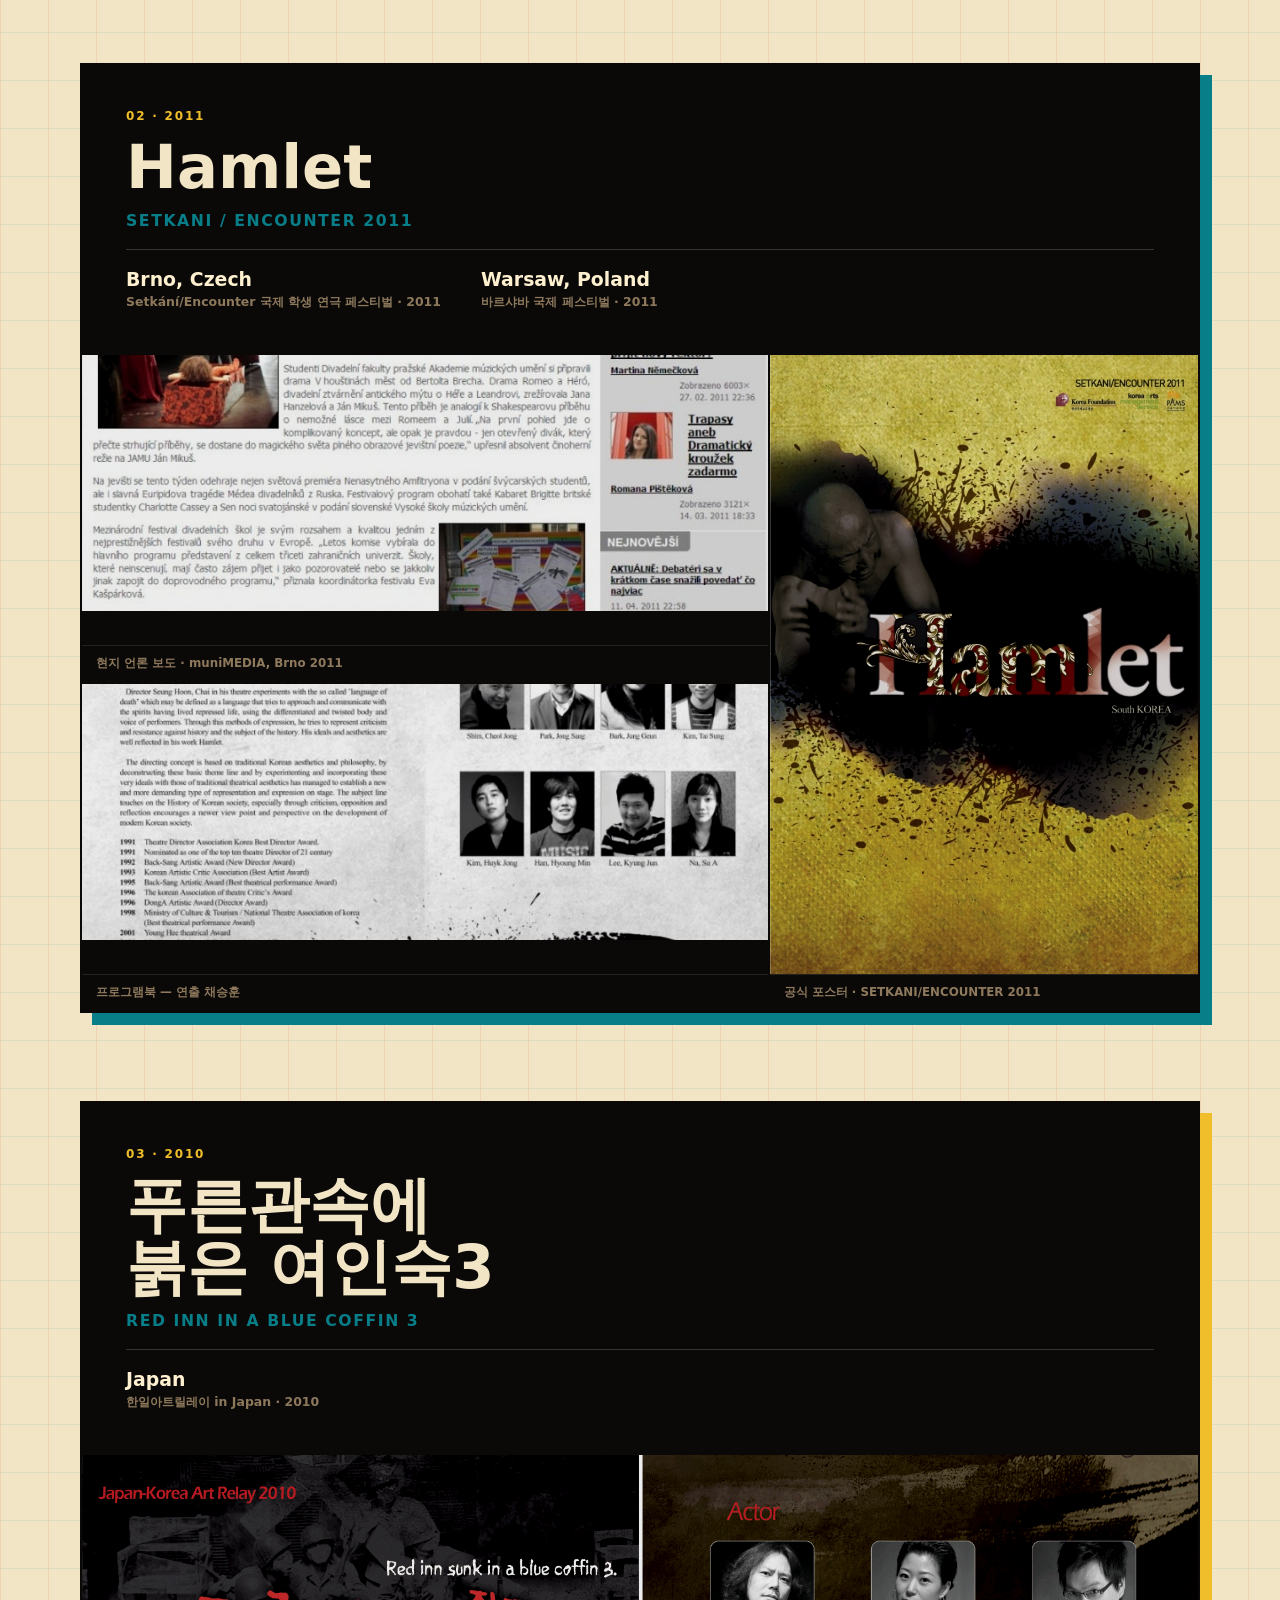
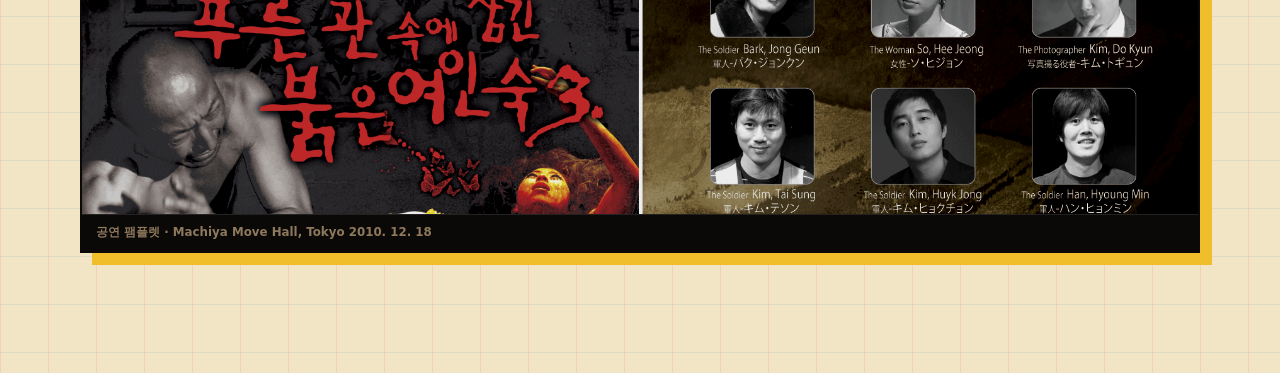
<file: world.html>
<!doctype html>
<html lang="ko">
  <head>
    <meta charset="UTF-8" />
    <meta name="viewport" content="width=device-width, initial-scale=1.0" />
    <meta
      name="description"
      content="극단 창파의 해외 초청 공연 아카이브. 두드리두드리, Hamlet, 푸른관속에 붉은 여인숙2의 해외 공연 기록을 소개합니다."
    />
    <title>해외 초청 공연 | 극단 창파</title>
    <link rel="stylesheet" href="./styles.css" />
  </head>
  <body class="world-body">
    <main class="world-page">
      <a class="world-back" href="./index.html#world">창파 메인으로</a>

      <section class="world-hero" aria-labelledby="world-title">
        <div>
          <p class="eyebrow">World archive</p>
          <h1 id="world-title">해외 초청 공연</h1>
          <p>
            창파의 무대가 세계 다섯 도시의 국제 페스티벌에서 펼쳐진
            기록을 모읍니다.
          </p>
        </div>
        <div class="world-hero-mark" aria-hidden="true">
          <span>3편 · 5도시</span>
          <b>Guest<br />Stages</b>
        </div>
      </section>

      <!-- ── 01 두드리두드리 ── -->
      <section class="world-show" aria-labelledby="show-doodri">
        <header class="world-show-header">
          <p class="world-show-num">01 · 2009</p>
          <h2 class="world-show-title" id="show-doodri">두드리두드리</h2>
          <p class="world-show-eng">DOODRI DOODRI</p>
          <ul class="world-show-venues">
            <li class="world-show-venue">
              <span class="world-show-venue-city">Prague, Czech</span>
              <span class="world-show-venue-detail"
                >14th Festival XPOS-MOCI · 2009. 6. 28 · DSK Theater</span
              >
            </li>
            <li class="world-show-venue">
              <span class="world-show-venue-city">Brasov, Romania</span>
              <span class="world-show-venue-detail"
                >Wanrara Festival &amp; Fringe · 2009. 7. 22–26</span
              >
            </li>
          </ul>
        </header>
        <div class="world-show-images world-show-images--doodri">
          <figure class="world-show-img-item world-show-img-item--feature">
            <img
              src="./images/world/doodri-pamphlet.jpg"
              alt="두드리두드리 프라하·브라소브 공연 팜플렛 — 프라하 DSK Theater 6월 28일, 브라소브 7월 22–26일 일정 수록"
            />
            <figcaption>프로그램 팜플렛 · Prague &amp; Brasov 2009</figcaption>
          </figure>
          <figure class="world-show-img-item">
            <img
              src="./images/world/프라하두드리두드리1.jpg"
              alt="프라하 2009 국제 축제 프로그램 카탈로그에 실린 두드리 두드리 일정"
            />
            <figcaption>프로그램 카탈로그 · Prague 2009</figcaption>
          </figure>
          <figure class="world-show-img-item">
            <img
              src="./images/world/프라하두드리두드리.jpg"
              alt="프라하 초청 자료에 실린 극단 창파 두드리 두드리 소개 지면"
            />
            <figcaption>초청 소개 지면 · Prague 2009</figcaption>
          </figure>
          <figure class="world-show-img-item">
            <img
              src="./images/world/브라소브두드리두드리2.jpg"
              alt="브라소브 두드리 두드리 해외 공연 기록"
            />
            <figcaption>해외 초청 기록 · Brasov 2009</figcaption>
          </figure>
        </div>
      </section>

      <!-- ── 02 Hamlet ── -->
      <section class="world-show world-show--teal" aria-labelledby="show-hamlet">
        <header class="world-show-header">
          <p class="world-show-num">02 · 2011</p>
          <h2 class="world-show-title" id="show-hamlet">Hamlet</h2>
          <p class="world-show-eng">SETKANI / ENCOUNTER 2011</p>
          <ul class="world-show-venues">
            <li class="world-show-venue">
              <span class="world-show-venue-city">Brno, Czech</span>
              <span class="world-show-venue-detail"
                >Setkání/Encounter 국제 학생 연극 페스티벌 · 2011</span
              >
            </li>
            <li class="world-show-venue">
              <span class="world-show-venue-city">Warsaw, Poland</span>
              <span class="world-show-venue-detail"
                >바르샤바 국제 페스티벌 · 2011</span
              >
            </li>
          </ul>
        </header>
        <div class="world-show-images world-show-images--hamlet">
          <figure class="world-show-img-item">
            <img
              src="./images/world/hamlet-press.jpg"
              alt="체코 muniMEDIA 보도 — 남한 연극인들이 표현주의적 햄릿을 선보이다 (Brno 2011)"
            />
            <figcaption>현지 언론 보도 · muniMEDIA, Brno 2011</figcaption>
          </figure>
          <figure class="world-show-img-item world-show-img-item--poster">
            <img
              src="./images/world/hamlet-poster.jpg"
              alt="Hamlet SETKANI/ENCOUNTER 2011 공식 포스터 — South Korea"
            />
            <figcaption>공식 포스터 · SETKANI/ENCOUNTER 2011</figcaption>
          </figure>
          <figure class="world-show-img-item">
            <img
              src="./images/world/hamlet-program.jpg"
              alt="Hamlet 프로그램북 — 연출 채승훈 소개 및 출연진"
            />
            <figcaption>프로그램북 — 연출 채승훈</figcaption>
          </figure>
        </div>
      </section>

      <!-- ── 03 푸른관속에 붉은 여인숙2 ── -->
      <section class="world-show world-show--mustard" aria-labelledby="show-inn">
        <header class="world-show-header">
          <p class="world-show-num">03 · 2010</p>
          <h2 class="world-show-title" id="show-inn">
            푸른관속에<br />붉은 여인숙3
          </h2>
          <p class="world-show-eng">RED INN IN A BLUE COFFIN 3</p>
          <ul class="world-show-venues">
            <li class="world-show-venue">
              <span class="world-show-venue-city">Japan</span>
              <span class="world-show-venue-detail"
                >한일아트릴레이 in Japan · 2010</span
              >
            </li>
          </ul>
        </header>
        <div class="world-show-images">
          <figure class="world-show-img-item world-show-img-item--feature">
            <img
              src="./images/world/japan-artrelay.gif"
              alt="Japan-Korea Art Relay 2010 공연 팸플렛 — 푸른 관 속에 잠긴 붉은 여인숙 3, 2010년 12월 18일 도쿄 마치야 무브 홀"
            />
            <figcaption>공연 팸플렛 · Machiya Move Hall, Tokyo 2010. 12. 18</figcaption>
          </figure>
        </div>
      </section>
    </main>
  </body>
</html>
</file>
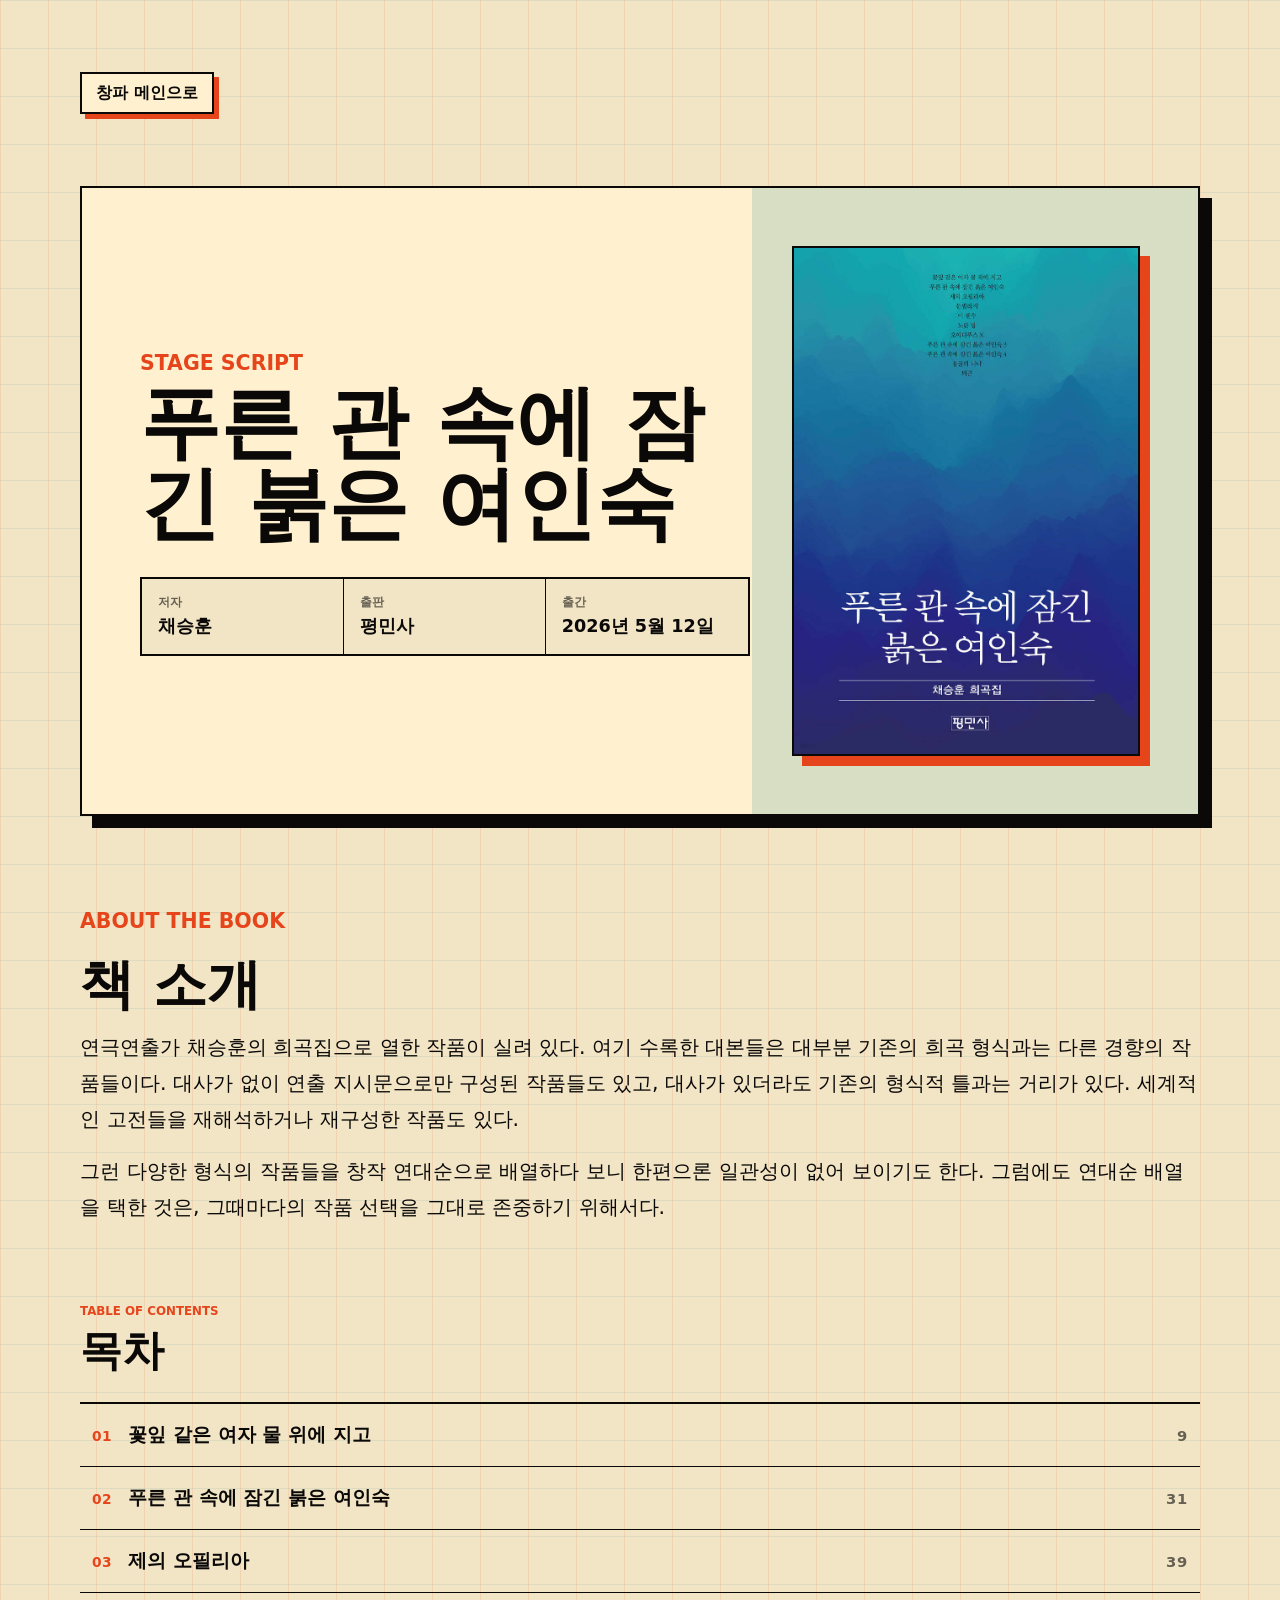
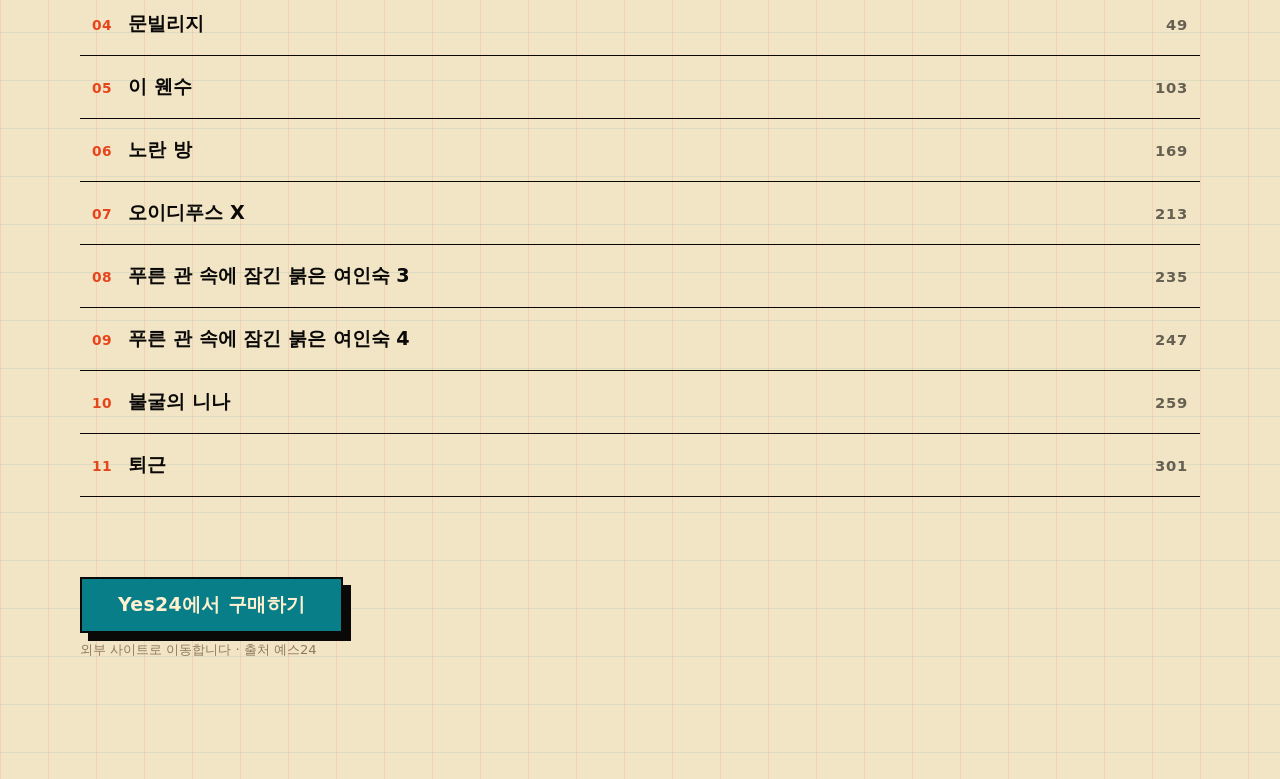
<file: changpa/book.html>
<!doctype html>
<html lang="ko">
  <head>
    <meta charset="UTF-8" />
    <meta name="viewport" content="width=device-width, initial-scale=1.0" />
    <meta
      name="description"
      content="극단 창파 예술감독 채승훈의 희곡집 〈푸른 관 속에 잠긴 붉은 여인숙〉. 평민사, 2026년 5월. 열한 편의 희곡과 작가의 말을 소개합니다."
    />
    <title>채승훈 희곡집 | 극단 창파</title>
    <link rel="stylesheet" href="./styles.css" />
  </head>
  <body class="world-body">
    <main class="world-page">
      <a class="world-back" href="./index.html#book">창파 메인으로</a>

      <section class="world-hero book-hero" aria-labelledby="book-title">
        <div>
          <p class="eyebrow">Stage script</p>
          <h1 id="book-title">푸른 관 속에 잠긴 붉은 여인숙</h1>
          <dl class="book-meta" aria-label="도서 정보">
            <div>
              <dt>저자</dt>
              <dd>채승훈</dd>
            </div>
            <div>
              <dt>출판</dt>
              <dd>평민사</dd>
            </div>
            <div>
              <dt>출간</dt>
              <dd>2026년 5월 12일</dd>
            </div>
          </dl>
        </div>
        <figure class="book-cover">
          <img
            src="./images/book.jpeg"
            alt="채승훈 희곡집 〈푸른 관 속에 잠긴 붉은 여인숙〉 표지"
          />
        </figure>
      </section>

      <section class="world-lead book-lead" aria-labelledby="book-note-title">
        <p class="eyebrow">About the book</p>
        <h2 id="book-note-title">책 소개</h2>
        <p>
          연극연출가 채승훈의 희곡집으로 열한 작품이 실려 있다. 여기 수록한
          대본들은 대부분 기존의 희곡 형식과는 다른 경향의 작품들이다.
          대사가 없이 연출 지시문으로만 구성된 작품들도 있고, 대사가
          있더라도 기존의 형식적 틀과는 거리가 있다. 세계적인 고전들을
          재해석하거나 재구성한 작품도 있다.
        </p>
        <p>
          그런 다양한 형식의 작품들을 창작 연대순으로 배열하다 보니
          한편으론 일관성이 없어 보이기도 한다. 그럼에도 연대순 배열을
          택한 것은, 그때마다의 작품 선택을 그대로 존중하기 위해서다.
        </p>
      </section>

      <section class="book-toc" aria-labelledby="book-toc-title">
        <p class="eyebrow">Table of contents</p>
        <h2 id="book-toc-title">목차</h2>
        <ol class="book-toc-list">
          <li><span>꽃잎 같은 여자 물 위에 지고</span><b>9</b></li>
          <li><span>푸른 관 속에 잠긴 붉은 여인숙</span><b>31</b></li>
          <li><span>제의 오필리아</span><b>39</b></li>
          <li><span>문빌리지</span><b>49</b></li>
          <li><span>이 웬수</span><b>103</b></li>
          <li><span>노란 방</span><b>169</b></li>
          <li><span>오이디푸스 X</span><b>213</b></li>
          <li><span>푸른 관 속에 잠긴 붉은 여인숙 3</span><b>235</b></li>
          <li><span>푸른 관 속에 잠긴 붉은 여인숙 4</span><b>247</b></li>
          <li><span>불굴의 니나</span><b>259</b></li>
          <li><span>퇴근</span><b>301</b></li>
        </ol>
      </section>

      <section class="book-buy" aria-label="구매 안내">
        <a
          class="book-buy-link"
          href="https://www.yes24.com/product/goods/189236998"
          target="_blank"
          rel="noopener"
        >
          Yes24에서 구매하기
        </a>
        <p class="book-buy-note">외부 사이트로 이동합니다 · 출처 예스24</p>
      </section>
    </main>
  </body>
</html>
</file>
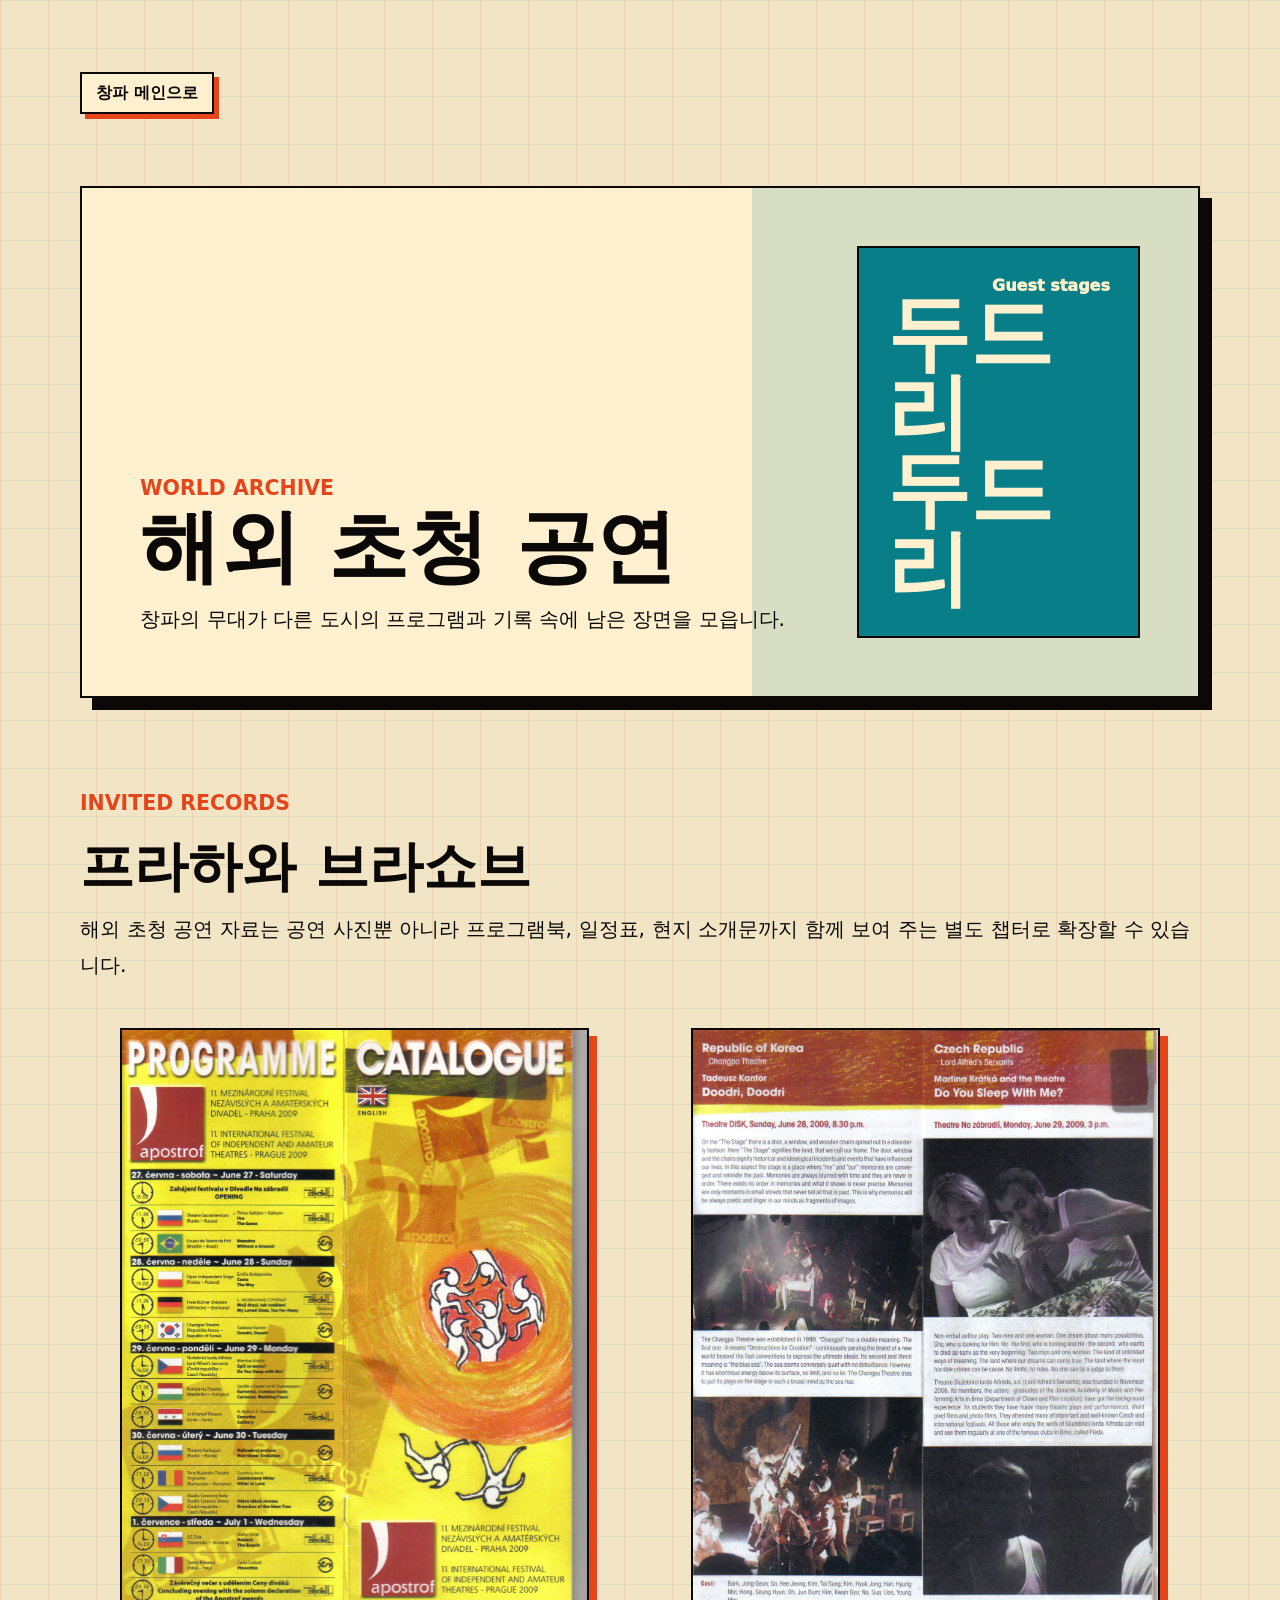
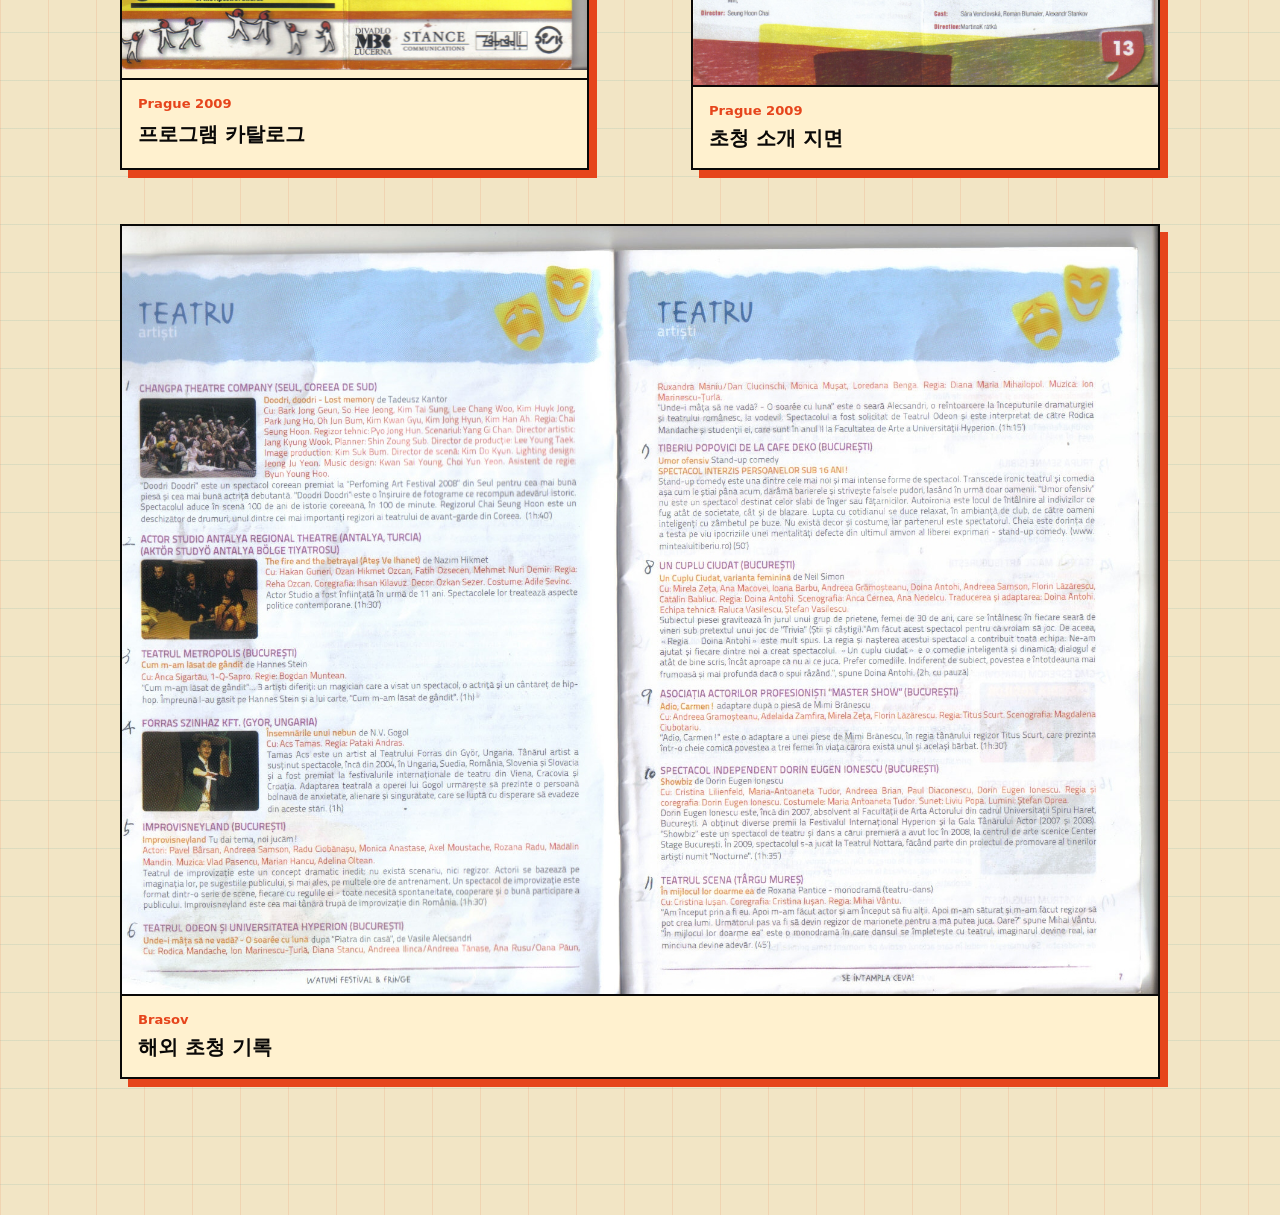
<file: changpa/world.html>
<!doctype html>
<html lang="ko">
  <head>
    <meta charset="UTF-8" />
    <meta name="viewport" content="width=device-width, initial-scale=1.0" />
    <meta
      name="description"
      content="극단 창파의 해외 초청 공연 자료 아카이브. 프라하와 브라쇼브의 두드리 두드리 초청 기록을 소개합니다."
    />
    <title>해외 초청 공연 | 극단 창파</title>
    <link rel="stylesheet" href="./styles.css" />
  </head>
  <body class="world-body">
    <main class="world-page">
      <a class="world-back" href="./index.html#world">창파 메인으로</a>

      <section class="world-hero" aria-labelledby="world-title">
        <div>
          <p class="eyebrow">World archive</p>
          <h1 id="world-title">해외 초청 공연</h1>
          <p>
            창파의 무대가 다른 도시의 프로그램과 기록 속에 남은 장면을
            모읍니다.
          </p>
        </div>
        <div class="world-hero-mark" aria-hidden="true">
          <span>Guest stages</span>
          <b>두드리<br />두드리</b>
        </div>
      </section>

      <section class="world-lead" aria-labelledby="world-record-title">
        <p class="eyebrow">Invited records</p>
        <h2 id="world-record-title">프라하와 브라쇼브</h2>
        <p>
          해외 초청 공연 자료는 공연 사진뿐 아니라 프로그램북, 일정표,
          현지 소개문까지 함께 보여 주는 별도 챕터로 확장할 수 있습니다.
        </p>
      </section>

      <section class="world-records" aria-label="해외 공연 자료">
        <figure class="world-record">
          <img
            src="./images/world/프라하두드리두드리1.jpg"
            alt="프라하 2009 국제 축제 프로그램 카탈로그에 실린 두드리 두드리 일정"
          />
          <figcaption>
            <b>Prague 2009</b>
            <span>프로그램 카탈로그</span>
          </figcaption>
        </figure>
        <figure class="world-record">
          <img
            src="./images/world/프라하두드리두드리.jpg"
            alt="프라하 초청 자료에 실린 극단 창파 두드리 두드리 소개 지면"
          />
          <figcaption>
            <b>Prague 2009</b>
            <span>초청 소개 지면</span>
          </figcaption>
        </figure>
        <figure class="world-record">
          <img
            src="./images/world/브라소브두드리두드리2.jpg"
            alt="브라쇼브 두드리 두드리 해외 공연 자료"
          />
          <figcaption>
            <b>Brasov</b>
            <span>해외 초청 기록</span>
          </figcaption>
        </figure>
      </section>
    </main>
  </body>
</html>
</file>
<file: changpa/styles.css>
:root {
  color-scheme: light dark;
  --ink: #0a0908;
  --stage: #171412;
  --paper: #f2e5c5;
  --paper-soft: #fff1cf;
  --muted: #8e795c;
  --line: rgb(10 9 8 / 0.18);
  --red: #e6451c;
  --red-hot: #ff5a2c;
  --teal: #087e89;
  --teal-deep: #055c64;
  --gold: #fff1c9;
  --mustard: #efbe2a;
  --light-level: 0;
  --shell: min(100% - 40px, 1120px);
  --sans: "Pretendard", "Apple SD Gothic Neo", "Noto Sans KR", system-ui, sans-serif;
  --display: "Pretendard", "Apple SD Gothic Neo", "Noto Sans KR", system-ui, sans-serif;
}

* {
  box-sizing: border-box;
}

html {
  scroll-behavior: smooth;
}

body {
  margin: 0;
  background:
    radial-gradient(circle at 6% 5%, rgb(230 69 28 / 0.13), transparent 18rem),
    radial-gradient(circle at 92% 22%, rgb(8 126 137 / 0.13), transparent 23rem),
    var(--paper);
  color: var(--ink);
  font-family: var(--sans);
  letter-spacing: 0;
}

body.entry-locked {
  overflow: hidden;
}

body.stage-lit {
  --light-level: 1;
}

img {
  display: block;
  max-width: 100%;
}

a {
  color: inherit;
  text-decoration: none;
}

.entry-gate {
  position: fixed;
  inset: 0;
  z-index: 20;
  display: grid;
  place-items: center;
  min-height: 100svh;
  overflow: hidden;
  padding: clamp(18px, 4vw, 42px);
  background:
    linear-gradient(90deg, rgb(230 69 28 / 0.13) 1px, transparent 1px),
    linear-gradient(rgb(8 126 137 / 0.1) 1px, transparent 1px),
    var(--paper);
  background-size: 44px 44px, 44px 44px, auto;
  transition: opacity 900ms ease, visibility 900ms ease;
}

.site-entered .entry-gate {
  opacity: 0;
  visibility: hidden;
  pointer-events: none;
}

.entry-frame {
  position: relative;
  display: grid;
  width: min(100%, 1220px);
  min-height: min(900px, calc(100svh - 36px));
  padding: clamp(10px, 1.8vw, 22px);
  border: clamp(2px, 0.3vw, 4px) solid var(--ink);
  background:
    linear-gradient(90deg, var(--teal) 0 22%, transparent 22%),
    linear-gradient(180deg, transparent 0 66%, var(--red) 66% 100%),
    var(--paper-soft);
  box-shadow: 14px 14px 0 var(--ink), 0 28px 90px rgb(10 9 8 / 0.18);
}

.entry-window {
  position: relative;
  display: grid;
  min-height: 0;
  align-content: space-between;
  overflow: hidden;
  border: 2px solid var(--ink);
  padding: clamp(18px, 4vw, 54px);
  background: var(--ink);
  isolation: isolate;
}

.entry-window > img:first-child,
.entry-window-shade {
  position: absolute;
  inset: 0;
  z-index: -2;
  width: 100%;
  height: 100%;
}

.entry-window > img:first-child {
  object-fit: cover;
  object-position: center;
  filter: grayscale(0.34) brightness(0.38) contrast(1.18);
  scale: 1.06;
  transition: filter 1000ms ease, scale 1400ms ease;
}

.site-entered .entry-window > img:first-child {
  filter: grayscale(0.18) brightness(0.82) contrast(1.12);
  scale: 1;
}

.entry-window-shade {
  z-index: -1;
  background:
    radial-gradient(ellipse at 54% 8%, rgb(255 241 201 / 0.48), transparent 34%),
    linear-gradient(180deg, rgb(10 9 8 / 0.12), rgb(10 9 8 / 0.86));
}

.entry-type {
  display: grid;
  align-content: space-between;
  width: clamp(196px, 31vw, 380px);
  min-height: clamp(164px, 23vw, 282px);
  padding: clamp(16px, 2.4vw, 28px);
  background:
    linear-gradient(135deg, var(--paper-soft) 0 52%, transparent 52%),
    var(--teal);
  color: var(--ink);
  border: 2px solid var(--ink);
  box-shadow: 8px 8px 0 var(--red);
}

.entry-type span {
  justify-self: end;
  color: var(--red);
  font-size: clamp(1.1rem, 3vw, 3rem);
  font-weight: 950;
  line-height: 1;
}

.entry-type b {
  max-width: 4ch;
  font-size: clamp(2rem, 5.8vw, 5.8rem);
  font-weight: 950;
  line-height: 0.96;
}

.entry-copy {
  align-self: end;
  max-width: 680px;
}

.entry-copy h1 {
  max-width: none;
  margin-bottom: 0;
  color: var(--paper-soft);
  font-size: clamp(3.2rem, 11vw, 10rem);
  line-height: 0.92;
  text-transform: none;
}

.entry-console {
  position: absolute;
  right: clamp(28px, 6vw, 88px);
  bottom: clamp(28px, 6vw, 82px);
  z-index: 1;
  display: grid;
  justify-items: end;
  gap: 12px;
}

.entry-console p {
  margin: 0;
  color: var(--gold);
  font-size: 0.76rem;
  font-weight: 900;
  text-transform: uppercase;
}

.stage-header {
  position: fixed;
  inset: 0 0 auto;
  z-index: 5;
  display: flex;
  align-items: center;
  justify-content: space-between;
  width: min(var(--shell), 1160px);
  margin: 12px auto 0;
  padding: 13px 16px;
  border: 1px solid rgb(255 241 201 / 0.24);
  background: rgb(10 9 8 / 0.76);
  color: var(--paper-soft);
  backdrop-filter: blur(14px);
  mix-blend-mode: normal;
}

.brand {
  display: grid;
  gap: 1px;
  min-width: 0;
  text-transform: uppercase;
}

.brand span {
  font-size: 0.95rem;
  font-weight: 800;
}

.brand small {
  color: rgb(255 241 201 / 0.68);
  font-size: 0.62rem;
}

nav {
  display: flex;
  align-items: center;
  gap: 14px;
  color: rgb(255 241 201 / 0.88);
  font-size: 0.82rem;
}

nav a,
footer a {
  transition: color 180ms ease;
}

nav a:hover,
nav a:focus-visible,
footer a:hover,
footer a:focus-visible {
  color: var(--red-hot);
}

.nav-nina {
  padding: 5px 12px;
  border: 1px solid rgb(230 69 28 / 0.5);
  border-radius: 2px;
  color: var(--red-hot);
  font-weight: 700;
  letter-spacing: .04em;
  transition: background 200ms ease, border-color 200ms ease, color 200ms ease;
}

.nav-nina:hover,
.nav-nina:focus-visible {
  background: var(--red);
  border-color: var(--red);
  color: var(--paper) !important;
}

.hero {
  position: relative;
  display: grid;
  min-height: max(680px, 96svh);
  align-content: end;
  overflow: hidden;
  padding: 132px max(20px, calc((100vw - 1120px) / 2)) 52px;
  background: var(--ink);
  isolation: isolate;
}

.hero::after {
  position: absolute;
  inset: auto 0 0;
  z-index: 1;
  height: clamp(10px, 1.4vw, 18px);
  background:
    linear-gradient(90deg, var(--red) 0 33%, var(--paper-soft) 33% 67%, var(--teal) 67%);
  content: "";
}

.hero-photo,
.hero-shade {
  position: absolute;
  inset: 0;
  width: 100%;
  height: 100%;
}

.hero-photo {
  z-index: -3;
  object-fit: cover;
  object-position: 40% center;
  filter: grayscale(calc(0.26 - var(--light-level) * 0.16))
    brightness(calc(0.44 + var(--light-level) * 0.42))
    contrast(1.14);
  scale: 1.04;
  transition: filter 900ms ease, scale 1200ms ease;
}

.stage-lit .hero-photo {
  scale: 1;
}

.hero-shade {
  z-index: -2;
  background:
    linear-gradient(180deg, rgb(10 9 8 / 0.62), transparent 28%, rgb(10 9 8 / 0.88)),
    linear-gradient(90deg, rgb(10 9 8 / 0.42), transparent 72%);
}

.hero::before {
  position: absolute;
  top: clamp(96px, 13vw, 170px);
  right: max(20px, calc((100vw - 1120px) / 2));
  z-index: -1;
  display: grid;
  width: clamp(108px, 17vw, 224px);
  aspect-ratio: 1;
  place-items: start end;
  padding: 10px;
  background: var(--teal);
  color: var(--paper-soft);
  content: "1995";
  font-size: clamp(1.1rem, 3.2vw, 3.6rem);
  font-weight: 950;
  line-height: 0.9;
}

.beam {
  position: absolute;
  pointer-events: none;
  opacity: calc(0.14 + var(--light-level) * 0.86);
  transition: opacity 800ms ease, filter 800ms ease;
}

.beam-hero {
  z-index: -1;
  inset: -12% -12% auto auto;
  width: min(94vw, 980px);
  height: 124%;
  background:
    radial-gradient(ellipse at 88% 4%, rgb(255 247 216 / 0.9), transparent 16%),
    linear-gradient(
      128deg,
      transparent 12%,
      rgb(244 213 148 / 0.08) 26%,
      rgb(244 213 148 / 0.42) 48%,
      rgb(244 213 148 / 0.14) 66%,
      transparent 82%
    );
  clip-path: polygon(55% 0, 100% 0, 68% 100%, 2% 100%);
  filter: blur(5px);
}

.hero-copy {
  position: relative;
  z-index: 1;
  width: min(100%, 640px);
}

.hero-name {
  margin-bottom: 12px;
  color: var(--paper-soft);
  font-size: clamp(1.2rem, 3.6vw, 2.4rem);
  font-weight: 900;
  line-height: 1.1;
}

.heritage-mark {
  position: absolute;
  right: max(20px, calc((100vw - 1120px) / 2));
  bottom: clamp(122px, 18vw, 188px);
  z-index: 2;
  width: clamp(58px, 6vw, 82px);
  margin: 0;
  padding: 4px;
  border: 1px solid rgb(10 9 8 / 0.42);
  background: rgb(255 241 201 / 0.7);
  opacity: 0.68;
}

.heritage-mark img {
  width: 100%;
}

.eyebrow {
  margin: 0 0 12px;
  color: var(--red);
  font-size: 0.74rem;
  font-weight: 800;
  line-height: 1;
  text-transform: uppercase;
}

h1,
h2,
h3,
p,
blockquote {
  margin-top: 0;
}

h1,
h2,
blockquote {
  font-family: var(--display);
  font-weight: 800;
}

h1 {
  max-width: none;
  margin-bottom: 16px;
  font-size: clamp(2.1rem, 9vw, 5.6rem);
  line-height: 1.02;
}

.hero-copy h1 {
  color: var(--paper-soft);
  white-space: nowrap;
}

.hero-copy > p:last-child {
  max-width: 23rem;
  margin-bottom: 0;
  color: rgb(255 241 201 / 0.9);
  font-size: clamp(1rem, 3.2vw, 1.28rem);
  line-height: 1.7;
  text-wrap: balance;
}

.light-console {
  position: absolute;
  right: max(20px, calc((100vw - 1120px) / 2));
  bottom: 50px;
  z-index: 2;
  display: flex;
  align-items: center;
  gap: 12px;
  padding: 10px;
  border: 1px solid rgb(255 241 201 / 0.22);
  background: rgb(10 9 8 / 0.66);
  color: var(--paper-soft);
  font-size: 0.84rem;
  font-weight: 700;
}

.power-switch {
  position: relative;
  display: grid;
  grid-template-columns: 1fr 1fr;
  align-items: center;
  width: clamp(150px, 18vw, 220px);
  height: clamp(56px, 6vw, 72px);
  padding: 7px;
  border: 0;
  border-radius: 999px;
  background: var(--stage);
  color: var(--paper-soft);
  font-family: "Impact", "Arial Narrow", var(--sans);
  font-size: clamp(1.02rem, 2vw, 1.48rem);
  font-weight: 900;
  text-align: center;
  cursor: pointer;
  box-shadow: inset 0 1px 0 rgb(255 255 255 / 0.08), 5px 5px 0 rgb(10 9 8 / 0.22);
  transition: background 360ms ease, box-shadow 360ms ease, translate 360ms ease;
}

.switch-slider {
  position: absolute;
  inset: 7px auto 7px 7px;
  z-index: 0;
  width: calc(50% - 7px);
  border-radius: inherit;
  background: var(--paper-soft);
  box-shadow: 0 7px 18px rgb(0 0 0 / 0.28);
  translate: 100% 0;
  transition: translate 520ms cubic-bezier(0.2, 0.85, 0.2, 1),
    background 520ms ease;
}

.switch-on,
.switch-off {
  position: relative;
  z-index: 1;
  line-height: 1;
  transition: color 360ms ease;
}

.switch-on {
  color: rgb(255 241 201 / 0.36);
}

.switch-off {
  color: #090909;
}

.power-switch[aria-pressed="true"] {
  background: var(--stage);
  box-shadow: inset 0 1px 0 rgb(255 255 255 / 0.09), 5px 5px 0 rgb(230 69 28 / 0.32);
}

.power-switch[aria-pressed="true"] .switch-slider {
  translate: 0 0;
  background: var(--gold);
}

.power-switch[aria-pressed="true"] .switch-on {
  color: #090909;
}

.power-switch[aria-pressed="true"] .switch-off {
  color: rgb(245 240 231 / 0.34);
}

.power-switch:hover,
.power-switch:focus-visible {
  translate: 0 -2px;
}

.power-switch:focus-visible {
  outline: 3px solid var(--paper);
  outline-offset: 4px;
}

.light-switch {
  width: 146px;
  height: 54px;
  padding: 6px;
  font-size: 1rem;
}

.light-switch .switch-slider {
  inset: 6px auto 6px 6px;
  width: calc(50% - 6px);
}

.intro,
.works,
.archive,
.actors {
  width: var(--shell);
  margin: 0 auto;
  scroll-margin-top: 118px;
}

.intro {
  position: relative;
  display: grid;
  gap: 32px;
  margin-top: clamp(24px, 4vw, 48px);
  padding: clamp(28px, 5vw, 58px);
  border: 2px solid var(--ink);
  background:
    linear-gradient(90deg, transparent 0 68%, rgb(8 126 137 / 0.12) 68%),
    var(--paper-soft);
  box-shadow: 10px 10px 0 var(--ink);
}

.about-page {
  opacity: calc(0.6 + var(--light-level) * 0.4);
  translate: 0 calc(18px - var(--light-level) * 18px);
  transition: opacity 900ms ease, translate 900ms ease;
}

.beam-about {
  top: 24px;
  left: -22vw;
  z-index: -1;
  width: min(92vw, 880px);
  height: 660px;
  background: radial-gradient(ellipse at 42% 12%, rgb(230 69 28 / 0.12), transparent 56%);
  filter: blur(14px);
}

.section-head h2 {
  margin-bottom: 0;
  font-size: clamp(2rem, 7vw, 4.2rem);
  line-height: 1.05;
}

.intro-copy {
  max-width: 710px;
  color: rgb(10 9 8 / calc(0.56 + var(--light-level) * 0.44));
  font-family: var(--sans);
  font-size: clamp(1.08rem, 3.3vw, 1.62rem);
  font-weight: 400;
  line-height: 1.85;
  transition: color 800ms ease, text-shadow 800ms ease;
}

.stage-lit .intro-copy {
  text-shadow: 0 0 24px rgb(244 213 148 / 0.08);
}

.intro-copy p:last-child {
  margin-bottom: 0;
}

.intro-copy strong {
  color: var(--red);
  font-weight: 700;
}

.facts {
  display: grid;
  grid-template-columns: repeat(2, minmax(0, 1fr));
  gap: 0;
  margin: 0;
  padding-top: 0;
  border: 2px solid var(--ink);
  background: var(--paper);
}

.facts div {
  min-width: 0;
  min-height: 122px;
  padding: clamp(14px, 2vw, 22px);
}

.facts div:nth-child(odd) {
  border-right: 1px solid var(--ink);
}

.facts div:nth-child(-n+2) {
  border-bottom: 1px solid var(--ink);
}

.facts div:nth-child(3) {
  background: var(--mustard);
  color: var(--ink);
}

.facts div:last-child {
  background: var(--teal);
  color: var(--paper-soft);
}

.facts dt {
  margin-bottom: 8px;
  color: currentColor;
  opacity: 0.62;
  font-size: 0.76rem;
  font-weight: 800;
}

.facts dd {
  margin: 0;
  font-size: clamp(1rem, 3vw, 1.3rem);
  font-weight: 700;
}

.statement {
  padding: clamp(64px, 9vw, 104px) max(20px, calc((100vw - 1120px) / 2));
  margin-top: clamp(54px, 8vw, 96px);
  border-block: 2px solid var(--ink);
  background:
    linear-gradient(90deg, var(--red) 0 min(24vw, 320px), transparent min(24vw, 320px)),
    var(--ink);
  color: var(--paper-soft);
}

blockquote {
  width: min(100%, 880px);
  margin: 0;
  font-size: clamp(1.7rem, 5.4vw, 4rem);
  line-height: 1.22;
  text-wrap: balance;
}

.works {
  padding: clamp(78px, 11vw, 126px) 0;
}

.works-gallery {
  display: grid;
  gap: 14px;
  margin-top: 38px;
}

.work-panel {
  overflow: hidden;
  border: 2px solid var(--ink);
  background: var(--paper-soft);
  transition: flex 740ms cubic-bezier(0.2, 0.82, 0.2, 1),
    background 420ms ease;
}

.work-panel.is-active {
  background:
    linear-gradient(135deg, rgb(230 69 28 / 0.16), transparent 40%),
    var(--paper-soft);
  box-shadow: 8px 8px 0 var(--red);
}

.work-tab {
  display: grid;
  width: 100%;
  gap: 8px;
  padding: 18px;
  border: 0;
  background: transparent;
  color: var(--ink);
  font: inherit;
  text-align: left;
  cursor: pointer;
}

.work-tab span {
  color: var(--red);
  font-size: 0.78rem;
  font-weight: 900;
}

.work-tab b {
  max-width: 14ch;
  font-family: var(--display);
  font-size: clamp(1.36rem, 4.6vw, 2.2rem);
  line-height: 1.15;
  word-break: keep-all;
}

.work-tab:focus-visible {
  outline: 2px solid var(--gold);
  outline-offset: -4px;
}

.work-scene {
  display: grid;
  max-height: 0;
  min-height: 0;
  overflow: hidden;
  opacity: 0;
  transition: max-height 760ms cubic-bezier(0.2, 0.82, 0.2, 1), opacity 420ms ease;
}

.work-panel.is-active .work-scene {
  max-height: 1120px;
  opacity: 1;
}

.work-image {
  overflow: hidden;
  width: 100%;
  aspect-ratio: 1.08;
  background: #111;
}

.work-image img {
  width: 100%;
  height: 100%;
  object-fit: cover;
  filter: saturate(0.88) contrast(1.08);
  transition: scale 700ms ease, filter 700ms ease;
}

.hamlet-image img {
  object-position: center 30%;
}

.work-panel:hover .work-image img,
.work-panel:focus-within .work-image img {
  filter: saturate(1.08) contrast(1.1);
  scale: 1.03;
}

.work-year {
  margin-bottom: 9px;
  color: var(--red);
  font-size: 0.82rem;
  font-weight: 900;
}

.work-detail {
  padding: 18px;
}

.work-detail h3,
.awards h3 {
  margin-bottom: 12px;
  font-size: clamp(1.4rem, 5vw, 2.2rem);
  line-height: 1.2;
}

.work-detail h3 {
  word-break: keep-all;
}

.work-detail p:last-child {
  max-width: 28rem;
  margin-bottom: 0;
  color: rgb(10 9 8 / 0.72);
  line-height: 1.8;
}

.hamlet-note {
  max-width: 32rem;
  margin-top: 16px;
  border: 1px solid var(--ink);
  background: rgb(255 241 201 / 0.66);
}

.hamlet-note summary {
  position: relative;
  display: flex;
  align-items: center;
  justify-content: space-between;
  min-height: 48px;
  padding: 10px 62px 10px 14px;
  background: var(--ink);
  color: var(--paper-soft);
  font-size: 0.86rem;
  font-weight: 900;
  cursor: pointer;
  list-style: none;
}

.hamlet-note summary::-webkit-details-marker {
  display: none;
}

.hamlet-note summary::after {
  position: absolute;
  right: 10px;
  display: grid;
  width: 42px;
  height: 28px;
  place-items: center;
  border-radius: 999px;
  background: var(--paper-soft);
  color: var(--ink);
  content: "OPEN";
  font-size: 0.56rem;
  line-height: 1;
}

.hamlet-note[open] summary::after {
  background: var(--red);
  color: var(--paper-soft);
  content: "READ";
}

.hamlet-note-body {
  display: grid;
  gap: 14px;
  padding: 15px 14px 18px;
  animation: note-rise 360ms ease both;
}

.hamlet-note dl {
  display: grid;
  gap: 8px;
  margin: 0;
}

.hamlet-note dl div {
  display: grid;
  grid-template-columns: 74px 1fr;
  gap: 10px;
  padding-bottom: 8px;
  border-bottom: 1px solid var(--line);
  line-height: 1.55;
}

.hamlet-note dt {
  color: var(--red);
  font-size: 0.78rem;
  font-weight: 950;
}

.hamlet-note dd,
.hamlet-note p {
  margin: 0;
}

.hamlet-note dd {
  font-size: 0.9rem;
  font-weight: 800;
}

.hamlet-note p {
  color: rgb(10 9 8 / 0.76);
  font-size: 0.96rem;
  line-height: 1.72;
}

@keyframes note-rise {
  from {
    opacity: 0;
    transform: translateY(-8px);
  }

  to {
    opacity: 1;
    transform: translateY(0);
  }
}

.archive {
  display: grid;
  gap: 42px;
  padding-bottom: clamp(82px, 14vw, 150px);
}

.timeline,
.awards ul {
  margin: 0;
  padding: 0;
  list-style: none;
}

.timeline {
  border-top: 2px solid var(--ink);
}

.timeline li {
  display: grid;
  grid-template-columns: minmax(72px, 116px) 1fr;
  gap: 14px;
  padding: 18px 0;
  border-bottom: 1px solid var(--ink);
}

.timeline div {
  display: grid;
  gap: 6px;
}

.timeline strong {
  font-size: clamp(1rem, 2.3vw, 1.28rem);
  line-height: 1.4;
  word-break: keep-all;
}

.timeline span {
  max-width: 40rem;
  color: rgb(10 9 8 / 0.68);
  line-height: 1.65;
  word-break: keep-all;
}

.timeline .play {
  white-space: nowrap;
}

.timeline time,
.awards b {
  color: var(--red);
  font-size: clamp(1rem, 2vw, 1.45rem);
  font-weight: 950;
  font-variant-numeric: tabular-nums;
}

.awards {
  padding: clamp(24px, 5vw, 42px) 0;
  padding: clamp(24px, 5vw, 42px);
  border: 2px solid var(--ink);
  background: var(--teal);
  color: var(--paper-soft);
  box-shadow: 8px 8px 0 var(--ink);
}

.awards ul {
  display: grid;
  gap: 15px;
  color: rgb(255 241 201 / 0.96);
  line-height: 1.7;
}

.awards li {
  display: flex;
  align-items: baseline;
  gap: 16px;
}

.awards b {
  flex: 0 0 64px;
}

.award-subtitle {
  margin-top: 28px;
  padding-top: 22px;
  border-top: 1px solid rgb(255 241 201 / 0.44);
}

.actors {
  margin-bottom: clamp(44px, 8vw, 92px);
}

.actor-stage {
  position: relative;
  overflow: visible;
}

.actor-intro {
  position: relative;
  isolation: isolate;
}

.actors-console {
  position: absolute;
  top: clamp(12px, 2vw, 24px);
  right: clamp(12px, 2vw, 24px);
  z-index: 2;
}

.actor-art {
  position: relative;
  display: flex;
  flex-wrap: wrap;
  align-items: center;
  gap: clamp(18px, 3vw, 36px);
  min-width: 0;
  margin: 0;
  padding: clamp(22px, 3.5vw, 48px) clamp(150px, 22vw, 220px) clamp(22px, 3.5vw, 48px) clamp(24px, 4vw, 60px);
  overflow: hidden;
  background: #2a2a0d;
  color: var(--gold);
}

.actors-switch {
  width: clamp(126px, 18vw, 188px);
  height: clamp(48px, 6vw, 62px);
}

.actor-roster {
  position: relative;
  z-index: 1;
  max-height: 0;
  overflow: hidden;
  opacity: 0;
  clip-path: inset(0 0 100%);
  translate: 0 -10px;
  border: 2px solid transparent;
  background:
    linear-gradient(90deg, rgb(10 9 8 / 0.08) 1px, transparent 1px),
    var(--paper-soft);
  background-size: clamp(80px, 10vw, 128px) 100%, auto;
  color: var(--ink);
  box-shadow: 0 0 0 transparent;
  transform-origin: top;
  transition:
    max-height 920ms cubic-bezier(0.2, 0.82, 0.2, 1),
    opacity 540ms ease,
    clip-path 760ms cubic-bezier(0.2, 0.82, 0.2, 1),
    translate 640ms ease,
    margin-top 640ms ease,
    padding 640ms ease,
    border-color 360ms ease,
    box-shadow 640ms ease;
}

body.actors-open .actor-roster {
  max-height: 2400px;
  margin-top: clamp(24px, 5vw, 52px);
  padding: clamp(18px, 3vw, 34px);
  border-color: var(--ink);
  opacity: 1;
  clip-path: inset(0);
  translate: 0;
  box-shadow: 8px 8px 0 var(--teal);
}

.actor-list {
  display: grid;
  grid-template-columns: repeat(auto-fit, minmax(92px, 1fr));
  gap: 0 clamp(14px, 2vw, 28px);
  margin: 0;
  padding: 0;
  list-style: none;
}

.actor-list li {
  min-height: 50px;
  padding: 13px 0 11px;
  border-top: 1px solid rgb(10 9 8 / 0.3);
  color: var(--ink);
  font-size: clamp(1rem, 2.2vw, 1.24rem);
  font-weight: 850;
  letter-spacing: 0;
  opacity: 0;
  translate: 0 14px;
  transition:
    opacity 420ms ease calc(var(--actor-index) * 16ms),
    translate 460ms ease calc(var(--actor-index) * 16ms);
}

body.actors-open .actor-list li {
  opacity: 1;
  translate: 0;
}

.gallery {
  display: grid;
  gap: clamp(10px, 2vw, 20px);
  padding: clamp(10px, 2vw, 20px);
  border-top: 2px solid var(--ink);
  background: var(--ink);
}

.world-port {
  position: relative;
  width: var(--shell);
  margin: 0 auto clamp(44px, 8vw, 92px);
}

.world-port-art {
  position: relative;
  display: flex;
  flex-wrap: wrap;
  align-items: center;
  gap: clamp(18px, 3vw, 36px);
  min-width: 0;
  margin: 0;
  padding: clamp(22px, 3.5vw, 48px) clamp(150px, 22vw, 220px) clamp(22px, 3.5vw, 48px) clamp(24px, 4vw, 60px);
  overflow: hidden;
  background: #0a2d3a;
  color: var(--gold);
}

.art-eyebrow {
  margin: 0;
  font-family: var(--display);
  font-size: clamp(2.2rem, 8.5vw, 5.6rem);
  font-weight: 900;
  line-height: 0.9;
  letter-spacing: -0.04em;
  color: rgb(255 241 201 / 0.94);
}

.art-copy {
  display: flex;
  flex-direction: column;
  gap: 4px;
}

.art-title {
  margin: 0;
  font-size: clamp(1.1rem, 2.4vw, 1.55rem);
  font-weight: 800;
  color: var(--paper);
}

.art-note {
  margin: 0;
  font-size: clamp(0.78rem, 1.5vw, 0.95rem);
  font-weight: 400;
  color: rgb(242 229 197 / 0.62);
  letter-spacing: 0.01em;
}

.book-port {
  position: relative;
  width: var(--shell);
  margin: 0 auto clamp(44px, 8vw, 92px);
}

.book-port-art {
  position: relative;
  display: flex;
  flex-wrap: wrap;
  align-items: center;
  gap: clamp(18px, 3vw, 36px);
  min-width: 0;
  margin: 0;
  padding: clamp(22px, 3.5vw, 48px) clamp(150px, 22vw, 220px) clamp(22px, 3.5vw, 48px) clamp(24px, 4vw, 60px);
  overflow: hidden;
  background: #2a1018;
  color: var(--gold);
}

.book-console {
  position: absolute;
  top: clamp(12px, 2vw, 24px);
  right: clamp(12px, 2vw, 24px);
  z-index: 1;
}

.book-switch {
  width: clamp(126px, 18vw, 188px);
  height: clamp(48px, 6vw, 62px);
}

.world-hero h1 {
  margin-bottom: 14px;
  font-size: clamp(2rem, 7vw, 5rem);
  line-height: 1.02;
}

.world-hero p,
.world-lead p {
  margin-bottom: 0;
  font-size: clamp(1rem, 2.8vw, 1.28rem);
  line-height: 1.75;
}

.world-console {
  position: absolute;
  top: clamp(12px, 2vw, 24px);
  right: clamp(12px, 2vw, 24px);
  z-index: 1;
}

.world-switch {
  width: clamp(126px, 18vw, 188px);
  height: clamp(48px, 6vw, 62px);
}

.gallery figure {
  min-height: 0;
  margin: 0;
  border: 2px solid var(--paper-soft);
  background: var(--ink);
}

.gallery img {
  width: 100%;
  height: clamp(330px, 72vw, 760px);
  object-fit: cover;
  filter: brightness(0.92) contrast(1.08);
}

.gallery figure:first-child img {
  object-position: center;
}

footer {
  display: flex;
  align-items: center;
  justify-content: space-between;
  gap: 20px;
  width: var(--shell);
  margin: 0 auto;
  padding: 28px 0 40px;
  color: var(--muted);
  font-size: 0.88rem;
}

.world-body {
  min-height: 100svh;
  background:
    linear-gradient(90deg, rgb(230 69 28 / 0.11) 1px, transparent 1px),
    linear-gradient(rgb(8 126 137 / 0.09) 1px, transparent 1px),
    var(--paper);
  background-size: 48px 48px, 48px 48px, auto;
}

.world-page {
  width: min(100% - 40px, 1120px);
  margin: 0 auto;
  padding: clamp(28px, 6vw, 72px) 0 clamp(72px, 10vw, 120px);
}

.world-back {
  display: inline-flex;
  min-height: 42px;
  align-items: center;
  padding: 0 14px;
  border: 2px solid var(--ink);
  background: var(--paper-soft);
  color: var(--ink);
  font-weight: 900;
  box-shadow: 5px 5px 0 var(--red);
}

.world-hero {
  display: grid;
  gap: clamp(22px, 4vw, 42px);
  align-items: end;
  margin-top: clamp(34px, 6vw, 72px);
  padding: clamp(26px, 5vw, 58px);
  border: 2px solid var(--ink);
  background:
    linear-gradient(90deg, transparent 0 60%, rgb(8 126 137 / 0.16) 60%),
    var(--paper-soft);
  box-shadow: 12px 12px 0 var(--ink);
}

.world-hero-mark {
  display: grid;
  min-height: clamp(140px, 24vw, 250px);
  align-content: space-between;
  padding: clamp(16px, 3vw, 28px);
  border: 2px solid var(--ink);
  background: var(--teal);
  color: var(--paper-soft);
}

.world-hero-mark b {
  font-size: clamp(2rem, 7vw, 5.2rem);
  line-height: 0.94;
}

.world-hero-mark span {
  justify-self: end;
  color: var(--gold);
  font-weight: 950;
}

.world-lead {
  display: grid;
  gap: 16px;
  margin: clamp(48px, 8vw, 88px) 0 28px;
}

.world-lead h2 {
  margin: 0;
  font-size: clamp(1.8rem, 5vw, 3.4rem);
  line-height: 1.08;
}

.world-records {
  display: grid;
  gap: clamp(14px, 2vw, 22px);
}

.world-record {
  display: grid;
  gap: 0;
  overflow: hidden;
  border: 2px solid var(--ink);
  background: var(--paper-soft);
  box-shadow: 8px 8px 0 var(--red);
}

.world-record img {
  width: 100%;
  height: auto;
  background: var(--ink);
}

.world-record figcaption {
  display: grid;
  gap: 6px;
  padding: 16px;
  border-top: 2px solid var(--ink);
}

.world-record b {
  color: var(--red);
  font-size: 0.82rem;
}

.world-record span {
  font-size: clamp(1rem, 2vw, 1.28rem);
  font-weight: 900;
}

.book-hero {
  align-items: center;
}

.book-cover {
  margin: 0;
  border: 2px solid var(--ink);
  background: var(--ink);
  box-shadow: 10px 10px 0 var(--red);
}

.book-cover img {
  width: 100%;
  height: auto;
  display: block;
}

.book-meta {
  display: grid;
  grid-template-columns: repeat(3, minmax(0, 1fr));
  gap: 0;
  margin: clamp(20px, 3vw, 32px) 0 0;
  border: 2px solid var(--ink);
  background: var(--paper);
}

.book-meta div {
  padding: clamp(10px, 1.8vw, 16px);
  border-right: 1px solid var(--ink);
}

.book-meta div:last-child {
  border-right: 0;
}

.book-meta dt {
  margin: 0 0 4px;
  color: currentColor;
  opacity: 0.6;
  font-size: 0.72rem;
  font-weight: 800;
  letter-spacing: 0.04em;
}

.book-meta dd {
  margin: 0;
  font-size: clamp(0.95rem, 2vw, 1.1rem);
  font-weight: 800;
}

.book-toc {
  margin: clamp(40px, 7vw, 80px) 0 clamp(40px, 7vw, 80px);
}

.book-toc h2 {
  margin: 0 0 clamp(18px, 3vw, 28px);
  font-size: clamp(1.6rem, 4vw, 2.6rem);
  line-height: 1.08;
}

.book-toc-list {
  margin: 0;
  padding: 0;
  list-style: none;
  border-top: 2px solid var(--ink);
}

.book-toc-list li {
  display: flex;
  align-items: baseline;
  gap: 16px;
  padding: clamp(12px, 2vw, 18px) clamp(4px, 1vw, 12px);
  border-bottom: 1px solid var(--ink);
  counter-increment: toc;
}

.book-toc-list li::before {
  content: counter(toc, decimal-leading-zero);
  flex: 0 0 auto;
  color: var(--red);
  font-size: 0.86rem;
  font-weight: 900;
  letter-spacing: 0.04em;
}

.book-toc-list span {
  flex: 1;
  min-width: 0;
  font-size: clamp(1rem, 2.2vw, 1.2rem);
  font-weight: 700;
}

.book-toc-list b {
  flex: 0 0 auto;
  font-family: var(--display);
  font-size: 0.92rem;
  font-weight: 800;
  opacity: 0.6;
  letter-spacing: 0.05em;
}

.book-toc-list {
  counter-reset: toc;
}

.book-buy {
  display: flex;
  flex-direction: column;
  align-items: flex-start;
  gap: 8px;
  margin: clamp(8px, 2vw, 16px) 0 0;
}

.book-buy-link {
  display: inline-flex;
  align-items: center;
  min-height: 56px;
  padding: 0 clamp(20px, 4vw, 36px);
  border: 2px solid var(--ink);
  background: var(--teal);
  color: var(--paper-soft);
  font-size: clamp(1rem, 2.2vw, 1.18rem);
  font-weight: 900;
  letter-spacing: 0.02em;
  box-shadow: 8px 8px 0 var(--ink);
  transition: translate 220ms ease, box-shadow 220ms ease;
}

.book-buy-link:hover,
.book-buy-link:focus-visible {
  translate: -2px -2px;
  box-shadow: 12px 12px 0 var(--ink);
}

.book-buy-note {
  margin: 0;
  font-size: 0.82rem;
  color: var(--muted);
}

footer p {
  margin-bottom: 0;
  color: var(--ink);
  font-weight: 800;
}

.footer-nina-link {
  font-size: 0.8rem;
  color: var(--red);
  font-weight: 700;
  letter-spacing: .04em;
  border-bottom: 1px solid rgb(230 69 28 / 0.35);
  padding-bottom: 2px;
  transition: color 180ms ease, border-color 180ms ease;
}

.footer-nina-link:hover {
  color: var(--red-hot);
  border-color: var(--red-hot);
}

.instagram-link {
  display: grid;
  width: 34px;
  height: 34px;
  flex: 0 0 auto;
  place-items: center;
  border: 1px solid var(--ink);
  background: var(--paper-soft);
  color: var(--ink);
  box-shadow: 3px 3px 0 var(--red);
}

.instagram-icon {
  display: block;
  width: 22px;
  height: 22px;
  object-fit: contain;
}

@media (min-width: 760px) {
  :root {
    --shell: min(100% - 80px, 1120px);
  }

  .stage-header {
    padding-top: 28px;
  }

  .hero {
    min-height: 96svh;
    padding-bottom: 76px;
  }

  .hero-copy {
    padding-bottom: 0;
  }

  .light-console {
    bottom: 78px;
  }

  .intro {
    grid-template-columns: minmax(210px, 0.55fr) minmax(0, 1fr);
    column-gap: 52px;
  }

  .facts {
    grid-column: 2;
  }

  .works-gallery {
    display: flex;
    gap: 12px;
    min-height: min(68vw, 760px);
    align-items: stretch;
  }

  .work-panel {
    position: relative;
    flex: 0.78;
    min-width: 0;
  }

  .work-panel.is-active {
    flex: 2.34;
  }

  .work-tab {
    position: absolute;
    inset: 0 auto 0 0;
    z-index: 2;
    align-content: end;
    width: min(184px, 30%);
    padding: 24px;
    background: linear-gradient(90deg, rgb(0 0 0 / 0.84), transparent);
    color: var(--paper-soft);
  }

  .work-panel:not(.is-active) .work-tab {
    width: 100%;
    background: linear-gradient(180deg, transparent, rgb(0 0 0 / 0.84));
  }

  .work-panel:not(.is-active) .work-tab b {
    font-size: clamp(1.18rem, 2.3vw, 1.8rem);
  }

  .work-tab span {
    color: var(--gold);
  }

  .work-scene,
  .work-panel.is-active .work-scene {
    max-height: none;
    height: 100%;
  }

  .work-scene {
    position: absolute;
    inset: 0;
    grid-template-rows: 1fr auto;
  }

  .work-panel:not(.is-active) .work-scene {
    opacity: 0.58;
  }

  .work-detail {
    margin-left: min(184px, 30%);
    border-top: 2px solid var(--ink);
    background: rgb(255 241 201 / 0.94);
    backdrop-filter: blur(10px);
  }

  .work-image {
    height: 100%;
    aspect-ratio: auto;
  }

  .work-panel:nth-child(1) .work-image img {
    object-position: center;
  }

  .archive {
    grid-template-columns: minmax(0, 1fr) minmax(300px, 0.62fr);
    column-gap: 64px;
  }

  .archive .section-head {
    grid-column: 1 / -1;
  }

  .world-hero {
    grid-template-columns: minmax(0, 1fr) minmax(260px, 0.42fr);
  }

  .book-hero {
    grid-template-columns: minmax(0, 1.4fr) minmax(220px, 0.8fr);
  }

  .world-records {
    grid-template-columns: 1fr 1fr;
  }

  .world-record:last-child {
    grid-column: 1 / -1;
  }

  .gallery {
    grid-template-columns: 1fr 1fr;
  }

  .gallery img {
    height: min(56vw, 720px);
  }
}

@media (max-width: 460px) {
  .entry-frame {
    min-height: calc(100svh - 36px);
  }

  .entry-window {
    padding: 18px;
  }

  .entry-window > img:first-child {
    object-position: 58% center;
  }

  .entry-type {
    width: 188px;
    min-height: 176px;
  }

  .entry-copy {
    margin-bottom: 112px;
  }

  .entry-console {
    right: 18px;
    bottom: 18px;
  }

  .entry-switch {
    width: 172px;
  }

  .stage-header {
    justify-content: flex-end;
  }

  .brand {
    display: none;
  }

  nav {
    gap: 10px;
  }

  .hero {
    min-height: 89svh;
    padding-bottom: 128px;
  }

  .hero-photo {
    object-position: 40% center;
  }

  .light-console {
    right: 20px;
    bottom: 48px;
  }

  .heritage-mark {
    right: 20px;
    bottom: 134px;
    width: 58px;
  }

  .facts {
    grid-template-columns: 1fr;
    gap: 0;
  }

  .facts div {
    min-height: 88px;
  }

  .facts div:nth-child(odd) {
    border-right: 0;
  }

  .facts div:not(:last-child) {
    border-bottom: 1px solid var(--ink);
  }

  .facts div:last-child {
    border-bottom: 0;
  }

  .intro {
    padding-top: 48px;
  }

  .timeline li {
    grid-template-columns: 56px 1fr;
  }

  footer {
    display: grid;
  }
}

@media (prefers-reduced-motion: reduce) {
  html {
    scroll-behavior: auto;
  }

  *,
  *::before,
  *::after {
    animation-duration: 0.01ms !important;
    animation-iteration-count: 1 !important;
    transition-duration: 0.01ms !important;
  }
}
</file>
<file: styles.css>
:root {
  color-scheme: light dark;
  --ink: #0a0908;
  --stage: #171412;
  --paper: #f2e5c5;
  --paper-soft: #fff1cf;
  --muted: #8e795c;
  --line: rgb(10 9 8 / 0.18);
  --red: #e6451c;
  --red-hot: #ff5a2c;
  --teal: #087e89;
  --teal-deep: #055c64;
  --gold: #fff1c9;
  --mustard: #efbe2a;
  --light-level: 0;
  --shell: min(100% - 40px, 1120px);
  --sans: "Pretendard", "Apple SD Gothic Neo", "Noto Sans KR", system-ui, sans-serif;
  --display: "Pretendard", "Apple SD Gothic Neo", "Noto Sans KR", system-ui, sans-serif;
}

* {
  box-sizing: border-box;
}

html {
  scroll-behavior: smooth;
}

body {
  margin: 0;
  background:
    radial-gradient(circle at 6% 5%, rgb(230 69 28 / 0.13), transparent 18rem),
    radial-gradient(circle at 92% 22%, rgb(8 126 137 / 0.13), transparent 23rem),
    var(--paper);
  color: var(--ink);
  font-family: var(--sans);
  letter-spacing: 0;
}

body.entry-locked {
  overflow: hidden;
}

body.stage-lit {
  --light-level: 1;
}

img {
  display: block;
  max-width: 100%;
}

a {
  color: inherit;
  text-decoration: none;
}

.entry-gate {
  position: fixed;
  inset: 0;
  z-index: 20;
  display: grid;
  place-items: center;
  min-height: 100svh;
  overflow: hidden;
  padding: clamp(18px, 4vw, 42px);
  background:
    linear-gradient(90deg, rgb(230 69 28 / 0.13) 1px, transparent 1px),
    linear-gradient(rgb(8 126 137 / 0.1) 1px, transparent 1px),
    var(--paper);
  background-size: 44px 44px, 44px 44px, auto;
  transition: opacity 900ms ease, visibility 900ms ease;
}

.site-entered .entry-gate {
  opacity: 0;
  visibility: hidden;
  pointer-events: none;
}

.entry-frame {
  position: relative;
  display: grid;
  width: min(100%, 1220px);
  min-height: min(900px, calc(100svh - 36px));
  padding: clamp(10px, 1.8vw, 22px);
  border: clamp(2px, 0.3vw, 4px) solid var(--ink);
  background:
    linear-gradient(90deg, var(--teal) 0 22%, transparent 22%),
    linear-gradient(180deg, transparent 0 66%, var(--red) 66% 100%),
    var(--paper-soft);
  box-shadow: 14px 14px 0 var(--ink), 0 28px 90px rgb(10 9 8 / 0.18);
}

.entry-window {
  position: relative;
  display: grid;
  min-height: 0;
  align-content: space-between;
  overflow: hidden;
  border: 2px solid var(--ink);
  padding: clamp(18px, 4vw, 54px);
  background: var(--ink);
  isolation: isolate;
}

.entry-window > img:first-child,
.entry-window-shade {
  position: absolute;
  inset: 0;
  z-index: -2;
  width: 100%;
  height: 100%;
}

.entry-window > img:first-child {
  object-fit: cover;
  object-position: center;
  filter: grayscale(0.34) brightness(0.38) contrast(1.18);
  scale: 1.06;
  transition: filter 1000ms ease, scale 1400ms ease;
}

.site-entered .entry-window > img:first-child {
  filter: grayscale(0.18) brightness(0.82) contrast(1.12);
  scale: 1;
}

.entry-window-shade {
  z-index: -1;
  background:
    radial-gradient(ellipse at 54% 8%, rgb(255 241 201 / 0.48), transparent 34%),
    linear-gradient(180deg, rgb(10 9 8 / 0.12), rgb(10 9 8 / 0.86));
}

.entry-type {
  display: grid;
  align-content: space-between;
  width: clamp(196px, 31vw, 380px);
  min-height: clamp(164px, 23vw, 282px);
  padding: clamp(16px, 2.4vw, 28px);
  background:
    linear-gradient(135deg, var(--paper-soft) 0 52%, transparent 52%),
    var(--teal);
  color: var(--ink);
  border: 2px solid var(--ink);
  box-shadow: 8px 8px 0 var(--red);
}

.entry-type span {
  justify-self: end;
  color: var(--red);
  font-size: clamp(1.1rem, 3vw, 3rem);
  font-weight: 950;
  line-height: 1;
}

.entry-type b {
  max-width: 4ch;
  font-size: clamp(2rem, 5.8vw, 5.8rem);
  font-weight: 950;
  line-height: 0.96;
}

.entry-copy {
  align-self: end;
  max-width: 680px;
}

.entry-copy h1 {
  max-width: none;
  margin-bottom: 0;
  color: var(--paper-soft);
  font-size: clamp(3.2rem, 11vw, 10rem);
  line-height: 0.92;
  text-transform: none;
}

.entry-console {
  position: absolute;
  right: clamp(28px, 6vw, 88px);
  bottom: clamp(28px, 6vw, 82px);
  z-index: 1;
  display: grid;
  justify-items: end;
  gap: 12px;
}

.entry-console p {
  margin: 0;
  color: var(--gold);
  font-size: 0.76rem;
  font-weight: 900;
  text-transform: uppercase;
}

.stage-header {
  position: fixed;
  inset: 0 0 auto;
  z-index: 5;
  display: flex;
  align-items: center;
  justify-content: space-between;
  width: min(var(--shell), 1160px);
  margin: 12px auto 0;
  padding: 13px 16px;
  border: 1px solid rgb(255 241 201 / 0.24);
  background: rgb(10 9 8 / 0.76);
  color: var(--paper-soft);
  backdrop-filter: blur(14px);
  mix-blend-mode: normal;
}

.brand {
  display: grid;
  gap: 1px;
  min-width: 0;
  text-transform: uppercase;
}

.brand span {
  font-size: 0.95rem;
  font-weight: 800;
}

.brand small {
  color: rgb(255 241 201 / 0.68);
  font-size: 0.62rem;
}

nav {
  display: flex;
  align-items: center;
  gap: 14px;
  color: rgb(255 241 201 / 0.88);
  font-size: 0.82rem;
}

nav a,
footer a {
  transition: color 180ms ease;
}

nav a:hover,
nav a:focus-visible,
footer a:hover,
footer a:focus-visible {
  color: var(--red-hot);
}

.hero {
  position: relative;
  display: grid;
  min-height: max(680px, 96svh);
  align-content: end;
  overflow: hidden;
  padding: 132px max(20px, calc((100vw - 1120px) / 2)) 52px;
  background: var(--ink);
  isolation: isolate;
}

.hero::after {
  position: absolute;
  inset: auto 0 0;
  z-index: 1;
  height: clamp(10px, 1.4vw, 18px);
  background:
    linear-gradient(90deg, var(--red) 0 33%, var(--paper-soft) 33% 67%, var(--teal) 67%);
  content: "";
}

.hero-photo,
.hero-shade {
  position: absolute;
  inset: 0;
  width: 100%;
  height: 100%;
}

.hero-photo {
  z-index: -3;
  object-fit: cover;
  object-position: 40% center;
  filter: grayscale(calc(0.26 - var(--light-level) * 0.16))
    brightness(calc(0.44 + var(--light-level) * 0.42))
    contrast(1.14);
  scale: 1.04;
  transition: filter 900ms ease, scale 1200ms ease;
}

.stage-lit .hero-photo {
  scale: 1;
}

.hero-shade {
  z-index: -2;
  background:
    linear-gradient(180deg, rgb(10 9 8 / 0.62), transparent 28%, rgb(10 9 8 / 0.88)),
    linear-gradient(90deg, rgb(10 9 8 / 0.42), transparent 72%);
}

.hero::before {
  position: absolute;
  top: clamp(96px, 13vw, 170px);
  right: max(20px, calc((100vw - 1120px) / 2));
  z-index: -1;
  display: grid;
  width: clamp(108px, 17vw, 224px);
  aspect-ratio: 1;
  place-items: start end;
  padding: 10px;
  background: var(--teal);
  color: var(--paper-soft);
  content: "1995";
  font-size: clamp(1.1rem, 3.2vw, 3.6rem);
  font-weight: 950;
  line-height: 0.9;
}

.beam {
  position: absolute;
  pointer-events: none;
  opacity: calc(0.14 + var(--light-level) * 0.86);
  transition: opacity 800ms ease, filter 800ms ease;
}

.beam-hero {
  z-index: -1;
  inset: -12% -12% auto auto;
  width: min(94vw, 980px);
  height: 124%;
  background:
    radial-gradient(ellipse at 88% 4%, rgb(255 247 216 / 0.9), transparent 16%),
    linear-gradient(
      128deg,
      transparent 12%,
      rgb(244 213 148 / 0.08) 26%,
      rgb(244 213 148 / 0.42) 48%,
      rgb(244 213 148 / 0.14) 66%,
      transparent 82%
    );
  clip-path: polygon(55% 0, 100% 0, 68% 100%, 2% 100%);
  filter: blur(5px);
}

.hero-copy {
  position: relative;
  z-index: 1;
  width: min(100%, 640px);
}

.hero-name {
  margin-bottom: 12px;
  color: var(--paper-soft);
  font-size: clamp(1.2rem, 3.6vw, 2.4rem);
  font-weight: 900;
  line-height: 1.1;
}

.heritage-mark {
  position: absolute;
  right: max(20px, calc((100vw - 1120px) / 2));
  bottom: clamp(122px, 18vw, 188px);
  z-index: 2;
  width: clamp(58px, 6vw, 82px);
  margin: 0;
  padding: 4px;
  border: 1px solid rgb(10 9 8 / 0.42);
  background: rgb(255 241 201 / 0.7);
  opacity: 0.68;
}

.heritage-mark img {
  width: 100%;
}

.eyebrow {
  margin: 0 0 12px;
  color: var(--red);
  font-size: 0.74rem;
  font-weight: 800;
  line-height: 1;
  text-transform: uppercase;
}

h1,
h2,
h3,
p,
blockquote {
  margin-top: 0;
}

h1,
h2,
blockquote {
  font-family: var(--display);
  font-weight: 800;
}

h1 {
  max-width: none;
  margin-bottom: 16px;
  font-size: clamp(2.1rem, 9vw, 5.6rem);
  line-height: 1.02;
}

.hero-copy h1 {
  color: var(--paper-soft);
  white-space: nowrap;
}

.hero-copy > p:last-child {
  max-width: 23rem;
  margin-bottom: 0;
  color: rgb(255 241 201 / 0.9);
  font-size: clamp(1rem, 3.2vw, 1.28rem);
  line-height: 1.7;
  text-wrap: balance;
}

.light-console {
  position: absolute;
  right: max(20px, calc((100vw - 1120px) / 2));
  bottom: 50px;
  z-index: 2;
  display: flex;
  align-items: center;
  gap: 12px;
  padding: 10px;
  border: 1px solid rgb(255 241 201 / 0.22);
  background: rgb(10 9 8 / 0.66);
  color: var(--paper-soft);
  font-size: 0.84rem;
  font-weight: 700;
}

.power-switch {
  position: relative;
  display: grid;
  grid-template-columns: 1fr 1fr;
  align-items: center;
  width: clamp(150px, 18vw, 220px);
  height: clamp(56px, 6vw, 72px);
  padding: 7px;
  border: 0;
  border-radius: 999px;
  background: var(--stage);
  color: var(--paper-soft);
  font-family: "Impact", "Arial Narrow", var(--sans);
  font-size: clamp(1.02rem, 2vw, 1.48rem);
  font-weight: 900;
  text-align: center;
  cursor: pointer;
  box-shadow: inset 0 1px 0 rgb(255 255 255 / 0.08), 5px 5px 0 rgb(10 9 8 / 0.22);
  transition: background 360ms ease, box-shadow 360ms ease, translate 360ms ease;
}

.switch-slider {
  position: absolute;
  inset: 7px auto 7px 7px;
  z-index: 0;
  width: calc(50% - 7px);
  border-radius: inherit;
  background: var(--paper-soft);
  box-shadow: 0 7px 18px rgb(0 0 0 / 0.28);
  translate: 100% 0;
  transition: translate 520ms cubic-bezier(0.2, 0.85, 0.2, 1),
    background 520ms ease;
}

.switch-on,
.switch-off {
  position: relative;
  z-index: 1;
  line-height: 1;
  transition: color 360ms ease;
}

.switch-on {
  color: rgb(255 241 201 / 0.36);
}

.switch-off {
  color: #090909;
}

.power-switch[aria-pressed="true"] {
  background: var(--stage);
  box-shadow: inset 0 1px 0 rgb(255 255 255 / 0.09), 5px 5px 0 rgb(230 69 28 / 0.32);
}

.power-switch[aria-pressed="true"] .switch-slider {
  translate: 0 0;
  background: var(--gold);
}

.power-switch[aria-pressed="true"] .switch-on {
  color: #090909;
}

.power-switch[aria-pressed="true"] .switch-off {
  color: rgb(245 240 231 / 0.34);
}

.power-switch:hover,
.power-switch:focus-visible {
  translate: 0 -2px;
}

.power-switch:focus-visible {
  outline: 3px solid var(--paper);
  outline-offset: 4px;
}

.light-switch {
  width: 146px;
  height: 54px;
  padding: 6px;
  font-size: 1rem;
}

.light-switch .switch-slider {
  inset: 6px auto 6px 6px;
  width: calc(50% - 6px);
}

.intro,
.works,
.archive,
.actors {
  width: var(--shell);
  margin: 0 auto;
  scroll-margin-top: 118px;
}

.intro {
  position: relative;
  display: grid;
  gap: 32px;
  margin-top: clamp(24px, 4vw, 48px);
  padding: clamp(28px, 5vw, 58px);
  border: 2px solid var(--ink);
  background:
    linear-gradient(90deg, transparent 0 68%, rgb(8 126 137 / 0.12) 68%),
    var(--paper-soft);
  box-shadow: 10px 10px 0 var(--ink);
}

.about-page {
  opacity: calc(0.6 + var(--light-level) * 0.4);
  translate: 0 calc(18px - var(--light-level) * 18px);
  transition: opacity 900ms ease, translate 900ms ease;
}

.beam-about {
  top: 24px;
  left: -22vw;
  z-index: -1;
  width: min(92vw, 880px);
  height: 660px;
  background: radial-gradient(ellipse at 42% 12%, rgb(230 69 28 / 0.12), transparent 56%);
  filter: blur(14px);
}

.section-head h2 {
  margin-bottom: 0;
  font-size: clamp(2rem, 7vw, 4.2rem);
  line-height: 1.05;
}

.intro-copy {
  max-width: 710px;
  color: rgb(10 9 8 / calc(0.56 + var(--light-level) * 0.44));
  font-family: var(--sans);
  font-size: clamp(1.08rem, 3.3vw, 1.62rem);
  font-weight: 400;
  line-height: 1.85;
  transition: color 800ms ease, text-shadow 800ms ease;
}

.stage-lit .intro-copy {
  text-shadow: 0 0 24px rgb(244 213 148 / 0.08);
}

.intro-copy p:last-child {
  margin-bottom: 0;
}

.intro-copy strong {
  color: var(--red);
  font-weight: 700;
}

.facts {
  display: grid;
  grid-template-columns: repeat(2, minmax(0, 1fr));
  gap: 0;
  margin: 0;
  padding-top: 0;
  border: 2px solid var(--ink);
  background: var(--paper);
}

.facts div {
  min-width: 0;
  min-height: 122px;
  padding: clamp(14px, 2vw, 22px);
}

.facts div:nth-child(odd) {
  border-right: 1px solid var(--ink);
}

.facts div:nth-child(-n+2) {
  border-bottom: 1px solid var(--ink);
}

.facts div:nth-child(3) {
  background: var(--mustard);
  color: var(--ink);
}

.facts div:last-child {
  background: var(--teal);
  color: var(--paper-soft);
}

.facts dt {
  margin-bottom: 8px;
  color: currentColor;
  opacity: 0.62;
  font-size: 0.76rem;
  font-weight: 800;
}

.facts dd {
  margin: 0;
  font-size: clamp(1rem, 3vw, 1.3rem);
  font-weight: 700;
}

.statement {
  padding: clamp(64px, 9vw, 104px) max(20px, calc((100vw - 1120px) / 2));
  margin-top: clamp(54px, 8vw, 96px);
  border-block: 2px solid var(--ink);
  background:
    linear-gradient(90deg, var(--red) 0 min(24vw, 320px), transparent min(24vw, 320px)),
    var(--ink);
  color: var(--paper-soft);
}

blockquote {
  width: min(100%, 880px);
  margin: 0;
  font-size: clamp(1.7rem, 5.4vw, 4rem);
  line-height: 1.22;
  text-wrap: balance;
}

.works {
  padding: clamp(78px, 11vw, 126px) 0;
}

.works-gallery {
  display: grid;
  gap: 14px;
  margin-top: 38px;
}

.work-panel {
  overflow: hidden;
  border: 2px solid var(--ink);
  background: var(--paper-soft);
  transition: flex 740ms cubic-bezier(0.2, 0.82, 0.2, 1),
    background 420ms ease;
}

.work-panel.is-active {
  background:
    linear-gradient(135deg, rgb(230 69 28 / 0.16), transparent 40%),
    var(--paper-soft);
  box-shadow: 8px 8px 0 var(--red);
}

.work-tab {
  display: grid;
  width: 100%;
  gap: 8px;
  padding: 18px;
  border: 0;
  background: transparent;
  color: var(--ink);
  font: inherit;
  text-align: left;
  cursor: pointer;
}

.work-tab span {
  color: var(--red);
  font-size: 0.78rem;
  font-weight: 900;
}

.work-tab b {
  max-width: 14ch;
  font-family: var(--display);
  font-size: clamp(1.36rem, 4.6vw, 2.2rem);
  line-height: 1.15;
  word-break: keep-all;
}

.work-tab:focus-visible {
  outline: 2px solid var(--gold);
  outline-offset: -4px;
}

.work-scene {
  display: grid;
  max-height: 0;
  min-height: 0;
  overflow: hidden;
  opacity: 0;
  transition: max-height 760ms cubic-bezier(0.2, 0.82, 0.2, 1), opacity 420ms ease;
}

.work-panel.is-active .work-scene {
  max-height: 1120px;
  opacity: 1;
}

.work-image {
  overflow: hidden;
  width: 100%;
  aspect-ratio: 1.08;
  background: #111;
}

.work-image img {
  width: 100%;
  height: 100%;
  object-fit: cover;
  filter: saturate(0.88) contrast(1.08);
  transition: scale 700ms ease, filter 700ms ease;
}

.hamlet-image img {
  object-position: center 30%;
}

.work-panel:hover .work-image img,
.work-panel:focus-within .work-image img {
  filter: saturate(1.08) contrast(1.1);
  scale: 1.03;
}

.work-year {
  margin-bottom: 9px;
  color: var(--red);
  font-size: 0.82rem;
  font-weight: 900;
}

.work-detail {
  padding: 18px;
}

.work-detail h3,
.awards h3 {
  margin-bottom: 12px;
  font-size: clamp(1.4rem, 5vw, 2.2rem);
  line-height: 1.2;
}

.work-detail h3 {
  word-break: keep-all;
}

.work-detail p:last-child {
  max-width: 28rem;
  margin-bottom: 0;
  color: rgb(10 9 8 / 0.72);
  line-height: 1.8;
}

.hamlet-note {
  max-width: 32rem;
  margin-top: 16px;
  border: 1px solid var(--ink);
  background: rgb(255 241 201 / 0.66);
}

.hamlet-note summary {
  position: relative;
  display: flex;
  align-items: center;
  justify-content: space-between;
  min-height: 48px;
  padding: 10px 62px 10px 14px;
  background: var(--ink);
  color: var(--paper-soft);
  font-size: 0.86rem;
  font-weight: 900;
  cursor: pointer;
  list-style: none;
}

.hamlet-note summary::-webkit-details-marker {
  display: none;
}

.hamlet-note summary::after {
  position: absolute;
  right: 10px;
  display: grid;
  width: 42px;
  height: 28px;
  place-items: center;
  border-radius: 999px;
  background: var(--paper-soft);
  color: var(--ink);
  content: "OPEN";
  font-size: 0.56rem;
  line-height: 1;
}

.hamlet-note[open] summary::after {
  background: var(--red);
  color: var(--paper-soft);
  content: "READ";
}

.hamlet-note-body {
  display: grid;
  gap: 14px;
  padding: 15px 14px 18px;
  animation: note-rise 360ms ease both;
}

.hamlet-note dl {
  display: grid;
  gap: 8px;
  margin: 0;
}

.hamlet-note dl div {
  display: grid;
  grid-template-columns: 74px 1fr;
  gap: 10px;
  padding-bottom: 8px;
  border-bottom: 1px solid var(--line);
  line-height: 1.55;
}

.hamlet-note dt {
  color: var(--red);
  font-size: 0.78rem;
  font-weight: 950;
}

.hamlet-note dd,
.hamlet-note p {
  margin: 0;
}

.hamlet-note dd {
  font-size: 0.9rem;
  font-weight: 800;
}

.hamlet-note p {
  color: rgb(10 9 8 / 0.76);
  font-size: 0.96rem;
  line-height: 1.72;
}

@keyframes note-rise {
  from {
    opacity: 0;
    transform: translateY(-8px);
  }

  to {
    opacity: 1;
    transform: translateY(0);
  }
}

.archive {
  display: grid;
  gap: 42px;
  padding-bottom: clamp(82px, 14vw, 150px);
}

.timeline,
.awards ul {
  margin: 0;
  padding: 0;
  list-style: none;
}

.timeline {
  border-top: 2px solid var(--ink);
}

.timeline li {
  display: grid;
  grid-template-columns: minmax(72px, 116px) 1fr;
  gap: 14px;
  padding: 18px 0;
  border-bottom: 1px solid var(--ink);
}

.timeline div {
  display: grid;
  gap: 6px;
}

.timeline strong {
  font-size: clamp(1rem, 2.3vw, 1.28rem);
  line-height: 1.4;
  word-break: keep-all;
}

.timeline span {
  max-width: 40rem;
  color: rgb(10 9 8 / 0.68);
  line-height: 1.65;
  word-break: keep-all;
}

.timeline .play {
  white-space: nowrap;
}

.timeline time,
.awards b {
  color: var(--red);
  font-size: clamp(1rem, 2vw, 1.45rem);
  font-weight: 950;
  font-variant-numeric: tabular-nums;
}

.awards {
  padding: clamp(24px, 5vw, 42px) 0;
  padding: clamp(24px, 5vw, 42px);
  border: 2px solid var(--ink);
  background: var(--teal);
  color: var(--paper-soft);
  box-shadow: 8px 8px 0 var(--ink);
}

.awards ul {
  display: grid;
  gap: 15px;
  color: rgb(255 241 201 / 0.96);
  line-height: 1.7;
}

.awards li {
  display: flex;
  align-items: baseline;
  gap: 16px;
}

.awards b {
  flex: 0 0 64px;
}

.award-subtitle {
  margin-top: 28px;
  padding-top: 22px;
  border-top: 1px solid rgb(255 241 201 / 0.44);
}

.actors {
  margin-bottom: clamp(44px, 8vw, 92px);
}

.actor-stage {
  position: relative;
  overflow: visible;
}

.actor-intro {
  position: relative;
  isolation: isolate;
}

.actors-console {
  position: absolute;
  top: clamp(12px, 2vw, 24px);
  right: clamp(12px, 2vw, 24px);
  z-index: 2;
}

.actor-art {
  position: relative;
  display: flex;
  flex-wrap: wrap;
  align-items: center;
  gap: clamp(18px, 3vw, 36px);
  min-width: 0;
  margin: 0;
  padding: clamp(22px, 3.5vw, 48px) clamp(150px, 22vw, 220px) clamp(22px, 3.5vw, 48px) clamp(24px, 4vw, 60px);
  overflow: hidden;
  background: #2a2a0d;
  color: var(--gold);
}

.actors-switch {
  width: clamp(126px, 18vw, 188px);
  height: clamp(48px, 6vw, 62px);
}

.actor-roster {
  position: relative;
  z-index: 1;
  max-height: 0;
  overflow: hidden;
  opacity: 0;
  clip-path: inset(0 0 100%);
  translate: 0 -10px;
  border: 2px solid transparent;
  background:
    linear-gradient(90deg, rgb(10 9 8 / 0.08) 1px, transparent 1px),
    var(--paper-soft);
  background-size: clamp(80px, 10vw, 128px) 100%, auto;
  color: var(--ink);
  box-shadow: 0 0 0 transparent;
  transform-origin: top;
  transition:
    max-height 920ms cubic-bezier(0.2, 0.82, 0.2, 1),
    opacity 540ms ease,
    clip-path 760ms cubic-bezier(0.2, 0.82, 0.2, 1),
    translate 640ms ease,
    margin-top 640ms ease,
    padding 640ms ease,
    border-color 360ms ease,
    box-shadow 640ms ease;
}

body.actors-open .actor-roster {
  max-height: 2400px;
  margin-top: clamp(24px, 5vw, 52px);
  padding: clamp(18px, 3vw, 34px);
  border-color: var(--ink);
  opacity: 1;
  clip-path: inset(0);
  translate: 0;
  box-shadow: 8px 8px 0 var(--teal);
}

.actor-list {
  display: grid;
  grid-template-columns: repeat(auto-fit, minmax(92px, 1fr));
  gap: 0 clamp(14px, 2vw, 28px);
  margin: 0;
  padding: 0;
  list-style: none;
}

.actor-list li {
  min-height: 50px;
  padding: 13px 0 11px;
  border-top: 1px solid rgb(10 9 8 / 0.3);
  color: var(--ink);
  font-size: clamp(1rem, 2.2vw, 1.24rem);
  font-weight: 850;
  letter-spacing: 0;
  opacity: 0;
  translate: 0 14px;
  transition:
    opacity 420ms ease calc(var(--actor-index) * 16ms),
    translate 460ms ease calc(var(--actor-index) * 16ms);
}

body.actors-open .actor-list li {
  opacity: 1;
  translate: 0;
}

.gallery {
  display: grid;
  gap: clamp(10px, 2vw, 20px);
  padding: clamp(10px, 2vw, 20px);
  border-top: 2px solid var(--ink);
  background: var(--ink);
}

.world-port {
  position: relative;
  width: var(--shell);
  margin: 0 auto clamp(44px, 8vw, 92px);
}

.world-port-art {
  position: relative;
  display: flex;
  flex-wrap: wrap;
  align-items: center;
  gap: clamp(18px, 3vw, 36px);
  min-width: 0;
  margin: 0;
  padding: clamp(22px, 3.5vw, 48px) clamp(150px, 22vw, 220px) clamp(22px, 3.5vw, 48px) clamp(24px, 4vw, 60px);
  overflow: hidden;
  background: #0a2d3a;
  color: var(--gold);
}

.art-eyebrow {
  margin: 0;
  font-family: var(--display);
  font-size: clamp(2.2rem, 8.5vw, 5.6rem);
  font-weight: 900;
  line-height: 0.9;
  letter-spacing: -0.04em;
  color: rgb(255 241 201 / 0.94);
}

.art-copy {
  display: flex;
  flex-direction: column;
  gap: 4px;
}

.art-title {
  margin: 0;
  font-size: clamp(1.1rem, 2.4vw, 1.55rem);
  font-weight: 800;
  color: var(--paper);
}

.art-note {
  margin: 0;
  font-size: clamp(0.78rem, 1.5vw, 0.95rem);
  font-weight: 400;
  color: rgb(242 229 197 / 0.62);
  letter-spacing: 0.01em;
}

.book-port {
  position: relative;
  width: var(--shell);
  margin: 0 auto clamp(44px, 8vw, 92px);
}

.book-port-art {
  position: relative;
  display: flex;
  flex-wrap: wrap;
  align-items: center;
  gap: clamp(18px, 3vw, 36px);
  min-width: 0;
  margin: 0;
  padding: clamp(22px, 3.5vw, 48px) clamp(150px, 22vw, 220px) clamp(22px, 3.5vw, 48px) clamp(24px, 4vw, 60px);
  overflow: hidden;
  background: #2a1018;
  color: var(--gold);
}

.book-console {
  position: absolute;
  top: clamp(12px, 2vw, 24px);
  right: clamp(12px, 2vw, 24px);
  z-index: 1;
}

.book-switch {
  width: clamp(126px, 18vw, 188px);
  height: clamp(48px, 6vw, 62px);
}

.world-hero h1 {
  margin-bottom: 14px;
  font-size: clamp(2rem, 7vw, 5rem);
  line-height: 1.02;
}

.world-hero p,
.world-lead p {
  margin-bottom: 0;
  font-size: clamp(1rem, 2.8vw, 1.28rem);
  line-height: 1.75;
}

.world-console {
  position: absolute;
  top: clamp(12px, 2vw, 24px);
  right: clamp(12px, 2vw, 24px);
  z-index: 1;
}

.world-switch {
  width: clamp(126px, 18vw, 188px);
  height: clamp(48px, 6vw, 62px);
}

.gallery figure {
  min-height: 0;
  margin: 0;
  border: 2px solid var(--paper-soft);
  background: var(--ink);
}

.gallery img {
  width: 100%;
  height: clamp(330px, 72vw, 760px);
  object-fit: cover;
  filter: brightness(0.92) contrast(1.08);
}

.gallery figure:first-child img {
  object-position: center;
}

footer {
  display: flex;
  align-items: center;
  justify-content: space-between;
  gap: 20px;
  width: var(--shell);
  margin: 0 auto;
  padding: 28px 0 40px;
  color: var(--muted);
  font-size: 0.88rem;
}

.world-body {
  min-height: 100svh;
  background:
    linear-gradient(90deg, rgb(230 69 28 / 0.11) 1px, transparent 1px),
    linear-gradient(rgb(8 126 137 / 0.09) 1px, transparent 1px),
    var(--paper);
  background-size: 48px 48px, 48px 48px, auto;
}

.world-page {
  width: min(100% - 40px, 1120px);
  margin: 0 auto;
  padding: clamp(28px, 6vw, 72px) 0 clamp(72px, 10vw, 120px);
}

.world-back {
  display: inline-flex;
  min-height: 42px;
  align-items: center;
  padding: 0 14px;
  border: 2px solid var(--ink);
  background: var(--paper-soft);
  color: var(--ink);
  font-weight: 900;
  box-shadow: 5px 5px 0 var(--red);
}

.world-hero {
  display: grid;
  gap: clamp(22px, 4vw, 42px);
  align-items: end;
  margin-top: clamp(34px, 6vw, 72px);
  padding: clamp(26px, 5vw, 58px);
  border: 2px solid var(--ink);
  background:
    linear-gradient(90deg, transparent 0 60%, rgb(8 126 137 / 0.16) 60%),
    var(--paper-soft);
  box-shadow: 12px 12px 0 var(--ink);
}

.world-hero-mark {
  display: grid;
  min-height: clamp(140px, 24vw, 250px);
  align-content: space-between;
  padding: clamp(16px, 3vw, 28px);
  border: 2px solid var(--ink);
  background: var(--teal);
  color: var(--paper-soft);
}

.world-hero-mark b {
  font-size: clamp(2rem, 7vw, 5.2rem);
  line-height: 0.94;
}

.world-hero-mark span {
  justify-self: end;
  color: var(--gold);
  font-weight: 950;
}

.world-lead {
  display: grid;
  gap: 16px;
  margin: clamp(48px, 8vw, 88px) 0 28px;
}

.world-lead h2 {
  margin: 0;
  font-size: clamp(1.8rem, 5vw, 3.4rem);
  line-height: 1.08;
}

.world-records {
  display: grid;
  gap: clamp(14px, 2vw, 22px);
}

.world-record {
  display: grid;
  gap: 0;
  overflow: hidden;
  border: 2px solid var(--ink);
  background: var(--paper-soft);
  box-shadow: 8px 8px 0 var(--red);
}

.world-record img {
  width: 100%;
  height: auto;
  background: var(--ink);
}

.world-record figcaption {
  display: grid;
  gap: 6px;
  padding: 16px;
  border-top: 2px solid var(--ink);
}

.world-record b {
  color: var(--red);
  font-size: 0.82rem;
}

.world-record span {
  font-size: clamp(1rem, 2vw, 1.28rem);
  font-weight: 900;
}

/* ── World show sections ── */

.world-show {
  margin-top: clamp(48px, 8vw, 88px);
  border: 2px solid var(--ink);
  overflow: hidden;
  box-shadow: 12px 12px 0 var(--red);
}

.world-show--teal {
  box-shadow: 12px 12px 0 var(--teal);
}

.world-show--mustard {
  box-shadow: 12px 12px 0 var(--mustard);
}

.world-show-header {
  display: grid;
  gap: clamp(8px, 1.5vw, 13px);
  padding: clamp(22px, 4vw, 44px);
  background: var(--ink);
  color: var(--paper-soft);
  word-break: keep-all;
}

.world-show-num {
  margin: 0;
  font-size: 0.75rem;
  font-weight: 900;
  letter-spacing: 0.15em;
  color: var(--mustard);
  text-transform: uppercase;
}

.world-show-title {
  margin: 0;
  font-size: clamp(1.8rem, 5.5vw, 3.8rem);
  line-height: 1.02;
  color: var(--paper);
  word-break: keep-all;
}

.world-show-eng {
  margin: 0;
  font-size: clamp(0.78rem, 1.8vw, 0.98rem);
  color: var(--teal);
  font-weight: 900;
  letter-spacing: 0.1em;
  text-transform: uppercase;
}

.world-show-venues {
  display: flex;
  flex-wrap: wrap;
  gap: 18px 40px;
  margin: 6px 0 0;
  padding: 18px 0 0;
  border-top: 1px solid rgb(255 255 255 / 0.18);
  list-style: none;
}

.world-show-venue {
  display: grid;
  gap: 4px;
}

.world-show-venue-city {
  font-size: clamp(0.95rem, 2.2vw, 1.18rem);
  font-weight: 900;
  color: var(--paper-soft);
}

.world-show-venue-detail {
  font-size: 0.78rem;
  color: var(--muted);
  font-weight: 600;
}

/* default image grid: 3 cols, feature spans all */
.world-show-images {
  display: grid;
  grid-template-columns: repeat(3, 1fr);
  gap: 2px;
  background: var(--ink);
}

.world-show-img-item {
  margin: 0;
  overflow: hidden;
  background: var(--ink);
  display: grid;
  grid-template-rows: 1fr auto;
}

.world-show-img-item img {
  width: 100%;
  height: clamp(160px, 20vw, 300px);
  object-fit: cover;
  display: block;
  filter: brightness(0.9) contrast(1.06);
  transition: filter 0.3s;
}

.world-show-img-item:hover img {
  filter: brightness(1) contrast(1.03);
}

.world-show-img-item figcaption {
  padding: 10px 14px;
  background: var(--ink);
  color: var(--muted);
  font-size: 0.74rem;
  font-weight: 700;
  border-top: 1px solid rgb(255 255 255 / 0.1);
}

/* feature image: full width, taller */
.world-show-img-item--feature {
  grid-column: 1 / -1;
}

.world-show-img-item--feature img {
  height: clamp(220px, 28vw, 440px);
  object-fit: cover;
  object-position: center top;
}

/* Hamlet: poster spans 2 rows on right, press+program stacked on left */
.world-show-images--hamlet {
  grid-template-columns: 1.5fr 1fr;
  grid-template-rows: auto auto;
}

.world-show-img-item--poster {
  grid-column: 2;
  grid-row: 1 / 3;
  display: flex;
  flex-direction: column;
}

.world-show-img-item--poster img {
  flex: 1;
  height: auto;
  min-height: clamp(280px, 44vw, 600px);
  object-fit: cover;
}

/* no-image placeholder (한일아트릴레이) */
.world-show-noimage {
  display: flex;
  align-items: center;
  justify-content: center;
  min-height: clamp(140px, 18vw, 220px);
  background: repeating-linear-gradient(
    -45deg,
    var(--paper-soft) 0,
    var(--paper-soft) 6px,
    var(--paper) 6px,
    var(--paper) 14px
  );
  border-top: 2px solid var(--ink);
}

.world-show-noimage-label {
  margin: 0;
  padding: 12px 22px;
  background: var(--ink);
  color: var(--mustard);
  font-size: 0.8rem;
  font-weight: 900;
  letter-spacing: 0.14em;
  text-transform: uppercase;
}

.book-hero {
  align-items: center;
}

.book-cover {
  margin: 0;
  border: 2px solid var(--ink);
  background: var(--ink);
  box-shadow: 10px 10px 0 var(--red);
}

.book-cover img {
  width: 100%;
  height: auto;
  display: block;
}

.book-meta {
  display: grid;
  grid-template-columns: repeat(3, minmax(0, 1fr));
  gap: 0;
  margin: clamp(20px, 3vw, 32px) 0 0;
  border: 2px solid var(--ink);
  background: var(--paper);
}

.book-meta div {
  padding: clamp(10px, 1.8vw, 16px);
  border-right: 1px solid var(--ink);
}

.book-meta div:last-child {
  border-right: 0;
}

.book-meta dt {
  margin: 0 0 4px;
  color: currentColor;
  opacity: 0.6;
  font-size: 0.72rem;
  font-weight: 800;
  letter-spacing: 0.04em;
}

.book-meta dd {
  margin: 0;
  font-size: clamp(0.95rem, 2vw, 1.1rem);
  font-weight: 800;
}

.book-toc {
  margin: clamp(40px, 7vw, 80px) 0 clamp(40px, 7vw, 80px);
}

.book-toc h2 {
  margin: 0 0 clamp(18px, 3vw, 28px);
  font-size: clamp(1.6rem, 4vw, 2.6rem);
  line-height: 1.08;
}

.book-toc-list {
  margin: 0;
  padding: 0;
  list-style: none;
  border-top: 2px solid var(--ink);
}

.book-toc-list li {
  display: flex;
  align-items: baseline;
  gap: 16px;
  padding: clamp(12px, 2vw, 18px) clamp(4px, 1vw, 12px);
  border-bottom: 1px solid var(--ink);
  counter-increment: toc;
}

.book-toc-list li::before {
  content: counter(toc, decimal-leading-zero);
  flex: 0 0 auto;
  color: var(--red);
  font-size: 0.86rem;
  font-weight: 900;
  letter-spacing: 0.04em;
}

.book-toc-list span {
  flex: 1;
  min-width: 0;
  font-size: clamp(1rem, 2.2vw, 1.2rem);
  font-weight: 700;
}

.book-toc-list b {
  flex: 0 0 auto;
  font-family: var(--display);
  font-size: 0.92rem;
  font-weight: 800;
  opacity: 0.6;
  letter-spacing: 0.05em;
}

.book-toc-list {
  counter-reset: toc;
}

.book-buy {
  display: flex;
  flex-direction: column;
  align-items: flex-start;
  gap: 8px;
  margin: clamp(8px, 2vw, 16px) 0 0;
}

.book-buy-link {
  display: inline-flex;
  align-items: center;
  min-height: 56px;
  padding: 0 clamp(20px, 4vw, 36px);
  border: 2px solid var(--ink);
  background: var(--teal);
  color: var(--paper-soft);
  font-size: clamp(1rem, 2.2vw, 1.18rem);
  font-weight: 900;
  letter-spacing: 0.02em;
  box-shadow: 8px 8px 0 var(--ink);
  transition: translate 220ms ease, box-shadow 220ms ease;
}

.book-buy-link:hover,
.book-buy-link:focus-visible {
  translate: -2px -2px;
  box-shadow: 12px 12px 0 var(--ink);
}

.book-buy-note {
  margin: 0;
  font-size: 0.82rem;
  color: var(--muted);
}

footer p {
  margin-bottom: 0;
  color: var(--ink);
  font-weight: 800;
}

.instagram-link {
  display: grid;
  width: 34px;
  height: 34px;
  flex: 0 0 auto;
  place-items: center;
  border: 1px solid var(--ink);
  background: var(--paper-soft);
  color: var(--ink);
  box-shadow: 3px 3px 0 var(--red);
}

.instagram-icon {
  display: block;
  width: 22px;
  height: 22px;
  object-fit: contain;
}

@media (min-width: 760px) {
  :root {
    --shell: min(100% - 80px, 1120px);
  }

  .stage-header {
    padding-top: 28px;
  }

  .hero {
    min-height: 96svh;
    padding-bottom: 76px;
  }

  .hero-copy {
    padding-bottom: 0;
  }

  .light-console {
    bottom: 78px;
  }

  .intro {
    grid-template-columns: minmax(210px, 0.55fr) minmax(0, 1fr);
    column-gap: 52px;
  }

  .facts {
    grid-column: 2;
  }

  .works-gallery {
    display: flex;
    gap: 12px;
    min-height: min(68vw, 760px);
    align-items: stretch;
  }

  .work-panel {
    position: relative;
    flex: 0.78;
    min-width: 0;
  }

  .work-panel.is-active {
    flex: 2.34;
  }

  .work-tab {
    position: absolute;
    inset: 0 auto 0 0;
    z-index: 2;
    align-content: end;
    width: min(184px, 30%);
    padding: 24px;
    background: linear-gradient(90deg, rgb(0 0 0 / 0.84), transparent);
    color: var(--paper-soft);
  }

  .work-panel:not(.is-active) .work-tab {
    width: 100%;
    background: linear-gradient(180deg, transparent, rgb(0 0 0 / 0.84));
  }

  .work-panel:not(.is-active) .work-tab b {
    font-size: clamp(1.18rem, 2.3vw, 1.8rem);
  }

  .work-tab span {
    color: var(--gold);
  }

  .work-scene,
  .work-panel.is-active .work-scene {
    max-height: none;
    height: 100%;
  }

  .work-scene {
    position: absolute;
    inset: 0;
    grid-template-rows: 1fr auto;
  }

  .work-panel:not(.is-active) .work-scene {
    opacity: 0.58;
  }

  .work-detail {
    margin-left: min(184px, 30%);
    border-top: 2px solid var(--ink);
    background: rgb(255 241 201 / 0.94);
    backdrop-filter: blur(10px);
  }

  .work-image {
    height: 100%;
    aspect-ratio: auto;
  }

  .work-panel:nth-child(1) .work-image img {
    object-position: center;
  }

  .archive {
    grid-template-columns: minmax(0, 1fr) minmax(300px, 0.62fr);
    column-gap: 64px;
  }

  .archive .section-head {
    grid-column: 1 / -1;
  }

  .world-hero {
    grid-template-columns: minmax(0, 1fr) minmax(260px, 0.42fr);
  }

  .book-hero {
    grid-template-columns: minmax(0, 1.4fr) minmax(220px, 0.8fr);
  }

  .world-records {
    grid-template-columns: 1fr 1fr;
  }

  .world-record:last-child {
    grid-column: 1 / -1;
  }

  .world-show-images--doodri .world-show-img-item img {
    height: clamp(180px, 22vw, 320px);
  }

  .world-show-images--hamlet {
    grid-template-columns: 1.6fr 1fr;
  }

  .gallery {
    grid-template-columns: 1fr 1fr;
  }

  .gallery img {
    height: min(56vw, 720px);
  }
}

@media (max-width: 460px) {
  .entry-frame {
    min-height: calc(100svh - 36px);
  }

  .entry-window {
    padding: 18px;
  }

  .entry-window > img:first-child {
    object-position: 58% center;
  }

  .entry-type {
    width: 188px;
    min-height: 176px;
  }

  .entry-copy {
    margin-bottom: 112px;
  }

  .entry-console {
    right: 18px;
    bottom: 18px;
  }

  .entry-switch {
    width: 172px;
  }

  .stage-header {
    justify-content: flex-end;
  }

  .brand {
    display: none;
  }

  nav {
    gap: 10px;
  }

  .hero {
    min-height: 89svh;
    padding-bottom: 128px;
  }

  .hero-photo {
    object-position: 40% center;
  }

  .light-console {
    right: 20px;
    bottom: 48px;
  }

  .heritage-mark {
    right: 20px;
    bottom: 134px;
    width: 58px;
  }

  .facts {
    grid-template-columns: 1fr;
    gap: 0;
  }

  .facts div {
    min-height: 88px;
  }

  .facts div:nth-child(odd) {
    border-right: 0;
  }

  .facts div:not(:last-child) {
    border-bottom: 1px solid var(--ink);
  }

  .facts div:last-child {
    border-bottom: 0;
  }

  .intro {
    padding-top: 48px;
  }

  .timeline li {
    grid-template-columns: 56px 1fr;
  }

  footer {
    display: grid;
  }

  .world-show-images,
  .world-show-images--hamlet {
    grid-template-columns: 1fr;
  }

  .world-show-img-item--feature {
    grid-column: 1;
  }

  .world-show-img-item--poster {
    grid-column: 1;
    grid-row: auto;
  }

  .world-show-img-item--poster img {
    min-height: 0;
    height: clamp(240px, 60vw, 420px);
  }
}

@media (prefers-reduced-motion: reduce) {
  html {
    scroll-behavior: auto;
  }

  *,
  *::before,
  *::after {
    animation-duration: 0.01ms !important;
    animation-iteration-count: 1 !important;
    transition-duration: 0.01ms !important;
  }
}
</file>
